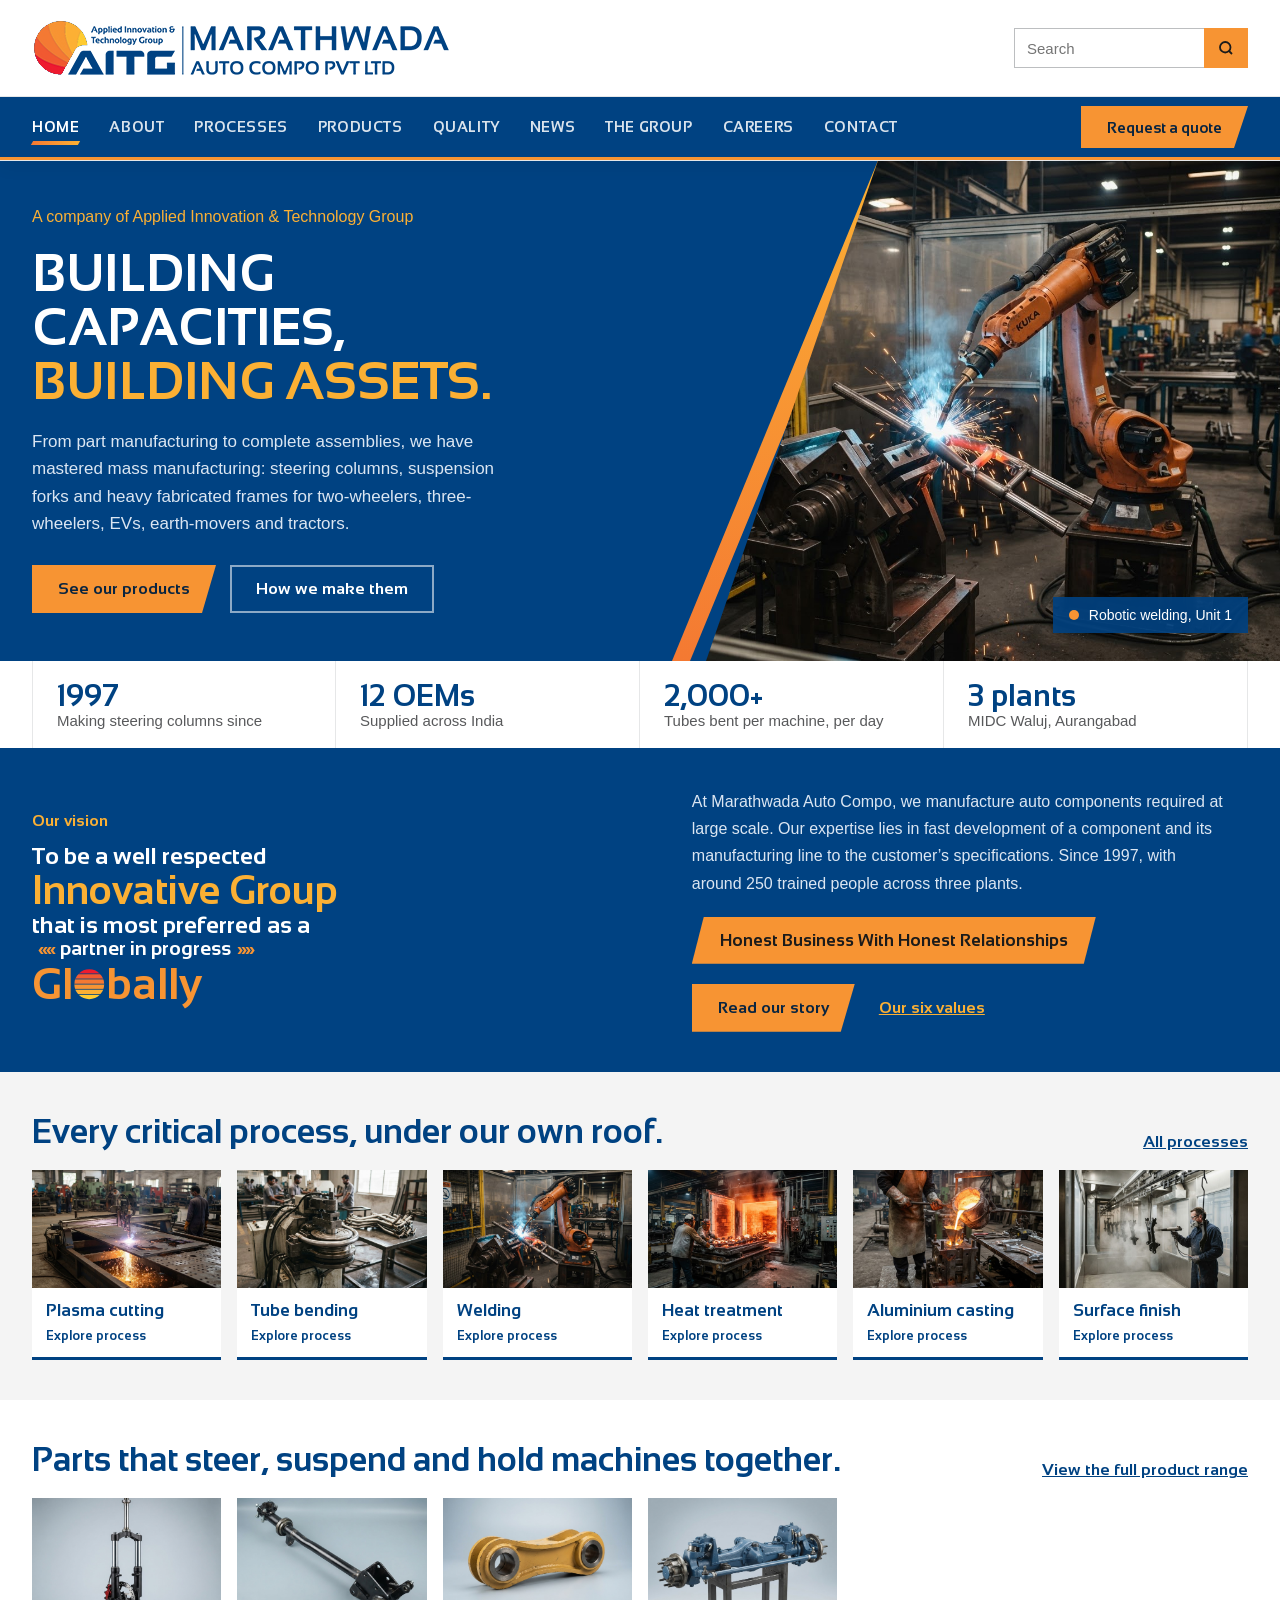
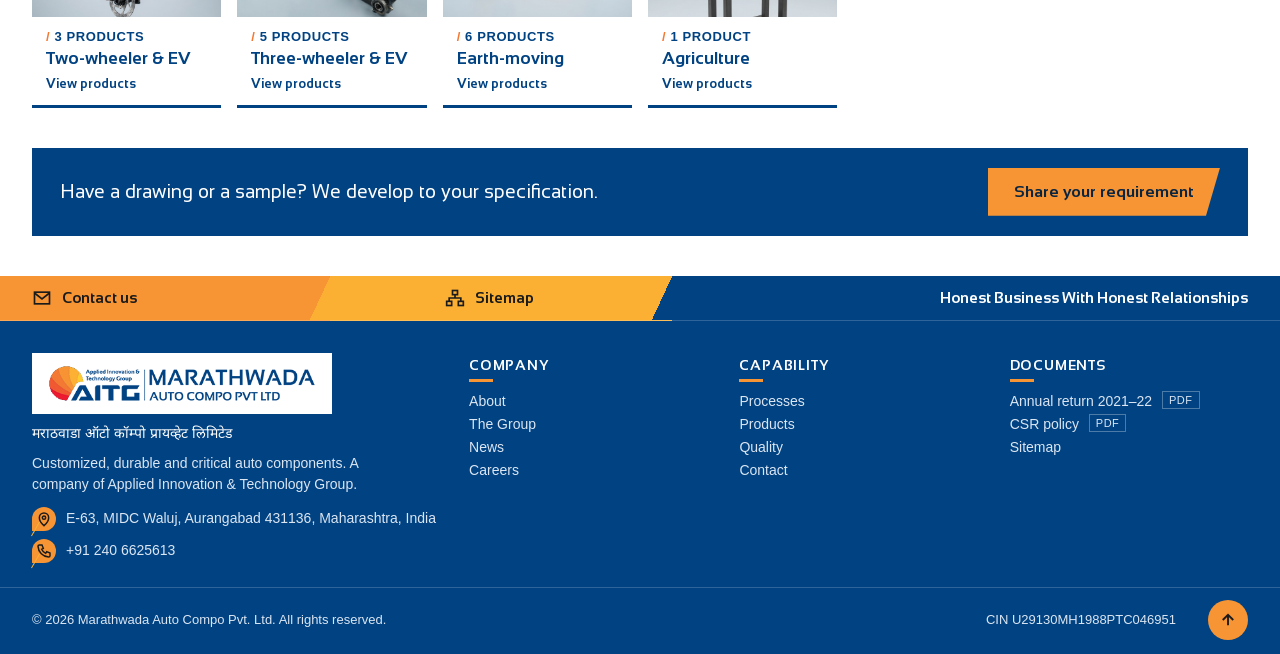
<file: index.html>
<!doctype html>
<html lang="en">
<head>
<meta charset="utf-8">
<meta name="viewport" content="width=device-width, initial-scale=1">
<title>Marathwada Auto Compo Pvt. Ltd. | Critical auto components, Aurangabad</title>
<meta name="description" content="MACPL develops and manufactures safety-critical auto components — steering columns, suspension forks and fabricated frames — for 2W, 3W, EV, earth-moving and agricultural OEMs. MIDC Waluj, Aurangabad.">
<meta name="theme-color" content="#ffffff">
<meta property="og:title" content="Marathwada Auto Compo Pvt. Ltd.">
<meta property="og:description" content="Critical components, built to carry the load. A company of Applied Innovation &amp; Technology Group.">
<meta property="og:type" content="website">
<link rel="icon" type="image/png" href="assets/images/favicon.png">
<link rel="preload" href="assets/fonts/sansation-latin-700.woff2" as="font" type="font/woff2" crossorigin>
<link rel="preconnect" href="https://fonts.googleapis.com">
<link rel="preconnect" href="https://fonts.gstatic.com" crossorigin>
<link rel="stylesheet" href="https://fonts.googleapis.com/css2?family=Noto+Sans+Devanagari:wght@400;600&amp;display=swap">
<link rel="stylesheet" href="assets/css/style.css">
<script type="application/ld+json">
{"@context":"https://schema.org","@type":"Organization","name":"Marathwada Auto Compo Pvt. Ltd.","alternateName":"MACPL","url":"https://www.macpl-aitg.co/","telephone":"+91-240-6625613","parentOrganization":{"@type":"Organization","name":"Applied Innovation & Technology Group"},"address":{"@type":"PostalAddress","streetAddress":"E-63, MIDC Waluj","addressLocality":"Aurangabad","postalCode":"431136","addressRegion":"Maharashtra","addressCountry":"IN"}}
</script>
</head>
<body>
<a class="skip" href="#main">Skip to content</a>

<header class="site-header">
  <div class="masthead">
    <div class="wrap">
      <a class="brand" href="index.html">
        <!-- AITG–MACPL logo, white-background version (macpl-logo-white.png, made from macpl-logo.png). Replace with the master artwork (SVG) from the brand custodian; never redraw it (manual p.12) -->
        <img class="brand-logo" src="assets/images/macpl-logo-white.png" width="419" height="58" alt="AITG Marathwada Auto Compo Pvt Ltd, home">
      </a>
      <form class="search" action="search.html" role="search"><label class="sr" for="q">Search the site</label><input id="q" name="q" type="search" placeholder="Search"><button type="submit" aria-label="Search"><svg width="18" height="18" viewBox="0 0 24 24" fill="none" stroke="currentColor" stroke-width="2.4" aria-hidden="true"><circle cx="11" cy="11" r="7"/><path d="m20 20-4-4"/></svg></button></form>
      <button class="menu-btn" aria-label="Open menu" aria-expanded="false" aria-controls="site-nav">
        <svg width="26" height="26" viewBox="0 0 24 24" fill="none" stroke="currentColor" stroke-width="2" aria-hidden="true"><path d="M3 6h18M3 12h18M3 18h18"/></svg>
      </button>
    </div>
  </div>
  <div class="navbar">
    <div class="wrap">
    <nav id="site-nav" class="nav" aria-label="Main">
      <a class="navlink" href="index.html" aria-current="page">Home</a>
      <a class="navlink" href="about.html">About</a>
      <a class="navlink" href="processes.html">Processes</a>
      <a class="navlink" href="products.html">Products</a>
      <a class="navlink" href="quality.html">Quality</a>
      <a class="navlink" href="news.html">News</a>
      <a class="navlink" href="group.html">The Group</a>
      <a class="navlink" href="careers.html">Careers</a>
      <a class="navlink" href="contact.html">Contact</a>
      <a class="btn btn-sun nav-cta" href="contact.html">Request a quote</a>
      <form class="search" action="search.html" role="search"><label class="sr" for="q-m">Search the site</label><input id="q-m" name="q" type="search" placeholder="Search"><button type="submit" aria-label="Search"><svg width="18" height="18" viewBox="0 0 24 24" fill="none" stroke="currentColor" stroke-width="2.4" aria-hidden="true"><circle cx="11" cy="11" r="7"/><path d="m20 20-4-4"/></svg></button></form>
    </nav>
    </div>
  </div>
</header>

<main id="main">

<section class="hero">
  <div class="wrap hero-grid">
    <div class="hero-text">
      <p class="hero-kicker">A company of Applied Innovation &amp; Technology Group</p>
      <h1>Building capacities, <em>building assets.</em></h1>
      <p class="sub">From part manufacturing to complete assemblies, we have mastered mass manufacturing: steering columns, suspension forks and heavy fabricated frames for two-wheelers, three-wheelers, EVs, earth-movers and tractors.</p>
      <div class="hero-ctas">
        <a class="btn btn-sun" href="products.html">See our products</a>
        <a class="btn btn-line" href="processes.html">How we make them</a>
      </div>
    </div>
    <figure class="hero-media">
      <!-- Stand-in photo: replace with a real MACPL shop-floor photo -->
      <img src="assets/images/photos/processes/welding.jpg" width="1200" height="896" alt="Robotic welding cell joining a steel frame">
      <figcaption>Robotic welding, Unit 1</figcaption>
    </figure>
  </div>
  <div class="facts">
    <div class="wrap">
      <div class="fact"><b>1997</b><span>Making steering columns since</span></div>
      <div class="fact"><b>12 OEMs</b><span>Supplied across India</span></div>
      <div class="fact"><b>2,000+</b><span>Tubes bent per machine, per day</span></div>
      <div class="fact"><b>3 plants</b><span>MIDC Waluj, Aurangabad</span></div>
    </div>
  </div>
</section>

<section class="sec-tight dark" aria-labelledby="h-vision">
  <div class="wrap vision-row">
    <div>
      <h2 id="h-vision" class="eyebrow">Our vision</h2>
      <p class="vision sm">
        <span class="va">To be a well respected</span>
        <span class="vb">Innovative Group</span>
        <span class="va">that is most preferred as a</span>
        <span class="vc"><i aria-hidden="true">‹‹‹‹</i>partner in progress<i aria-hidden="true">››››</i></span>
        <span class="vd"><span aria-hidden="true">Gl<svg class="globe" viewBox="0 0 24 24"><defs><clipPath id="globe-a"><circle cx="12" cy="12" r="11"/></clipPath></defs><g clip-path="url(#globe-a)"><rect width="24" height="4" fill="#ED1B2F"/><rect y="4.6" width="24" height="3.2" fill="#F15A31"/><rect y="8.4" width="24" height="3.2" fill="#F47932"/><rect y="12.2" width="24" height="3.2" fill="#F79433"/><rect y="16" width="24" height="3.2" fill="#FBB034"/><rect y="19.8" width="24" height="4.2" fill="#FFCC32"/></g></svg>bally</span><span class="sr">Globally</span></span>
      </p>
    </div>
    <div class="vision-side">
      <p class="lead">At Marathwada Auto Compo, we manufacture auto components required at large scale. Our expertise lies in fast development of a component and its manufacturing line to the customer’s specifications. Since 1997, with around 250 trained people across three plants.</p>
      <p class="tagline-band">Honest Business With Honest Relationships</p>
      <p class="links"><a class="btn btn-sun" href="about.html">Read our story</a><a class="sec-link" href="about.html">Our six values</a></p>
    </div>
  </div>
</section>

<section class="sec-tight bg-soft">
  <div class="wrap">
    <div class="sec-top">
      <h2 class="sec-h">Every critical process, under our own roof.</h2>
      <a class="sec-link" href="processes.html">All processes</a>
    </div>
    <div id="proc-cards" class="cards compact"></div>
  </div>
</section>

<section class="sec-tight">
  <div class="wrap">
    <div class="sec-top">
      <h2 class="sec-h">Parts that steer, suspend and hold machines together.</h2>
      <a class="sec-link" href="products.html">View the full product range</a>
    </div>
    <div id="segment-cards" class="cards compact"></div>
    <div class="cta-band">
      <p>Have a drawing or a sample? We develop to your specification.</p>
      <a class="btn btn-sun" href="contact.html">Share your requirement</a>
    </div>
  </div>
</section>

</main>

<footer class="site-footer">
  <div class="foot-strip">
    <div class="wrap">
      <a class="fs-contact" href="contact.html"><svg width="20" height="20" viewBox="0 0 24 24" fill="none" stroke="currentColor" stroke-width="2" aria-hidden="true"><rect x="3" y="5" width="18" height="14"/><path d="m3 6 9 7 9-7"/></svg>Contact us</a>
      <a class="fs-map" href="sitemap.html"><svg width="20" height="20" viewBox="0 0 24 24" fill="none" stroke="currentColor" stroke-width="2" aria-hidden="true"><rect x="9" y="3" width="6" height="5"/><rect x="2" y="16" width="6" height="5"/><rect x="16" y="16" width="6" height="5"/><path d="M12 8v4M5 16v-4h14v4"/></svg>Sitemap</a>
      <p class="fs-tag">Honest Business With Honest Relationships</p>
      <!-- "Follow us on" (manual p.35): add official social profile links here once confirmed -->
    </div>
  </div>
  <div class="wrap foot">
    <div class="foot-about">
      <a class="brand" href="index.html">
        <img class="brand-logo" src="assets/images/macpl-logo-white.png" width="419" height="58" alt="AITG Marathwada Auto Compo Pvt Ltd, home">
      </a>
      <p class="mr" lang="mr">मराठवाडा ऑटो कॉम्पो प्रायव्हेट लिमिटेड</p>
      <p>Customized, durable and critical auto components. A company of Applied Innovation &amp; Technology Group.</p>
      <ul class="foot-contact">
        <li><span class="ico"><svg width="16" height="16" viewBox="0 0 24 24" fill="none" stroke="currentColor" stroke-width="2.2" aria-hidden="true"><path d="M12 22s7-6.2 7-12a7 7 0 1 0-14 0c0 5.8 7 12 7 12z"/><circle cx="12" cy="10" r="2.5"/></svg></span><span>E-63, MIDC Waluj, Aurangabad 431136, Maharashtra, India</span></li>
        <li><span class="ico"><svg width="16" height="16" viewBox="0 0 24 24" fill="none" stroke="currentColor" stroke-width="2.2" aria-hidden="true"><path d="M5 3h4l2 5-2.5 1.5a11 11 0 0 0 6 6L16 13l5 2v4a2 2 0 0 1-2 2A17 17 0 0 1 3 5a2 2 0 0 1 2-2z"/></svg></span><span><a href="tel:+912406625613">+91 240 6625613</a></span></li>
      </ul>
    </div>
    <div class="col"><h2>Company</h2><a href="about.html">About</a><a href="group.html">The Group</a><a href="news.html">News</a><a href="careers.html">Careers</a></div>
    <div class="col"><h2>Capability</h2><a href="processes.html">Processes</a><a href="products.html">Products</a><a href="quality.html">Quality</a><a href="contact.html">Contact</a></div>
    <div class="col"><h2>Documents</h2><a href="https://www.macpl-aitg.co/images/financials/MACPL-Annual-Return-2021-2022.pdf">Annual return 2021–22 <em>PDF</em></a><a href="https://www.macpl-aitg.co/images/financials/MACPL-CSR-Policy-2022.pdf">CSR policy <em>PDF</em></a><a href="sitemap.html">Sitemap</a></div>
  </div>
  <div class="wrap legal">
    <span>© <span id="year">2026</span> Marathwada Auto Compo Pvt. Ltd. All rights reserved.</span>
    <span>CIN U29130MH1988PTC046951</span>
    <button class="to-top" type="button" aria-label="Back to top" title="Back to top"><svg width="18" height="18" viewBox="0 0 24 24" fill="none" stroke="currentColor" stroke-width="2.5" aria-hidden="true"><path d="M12 19V5M5 12l7-7 7 7"/></svg></button>
  </div>
</footer>

<script src="assets/js/main.js" defer></script>
</body>
</html>
</file>
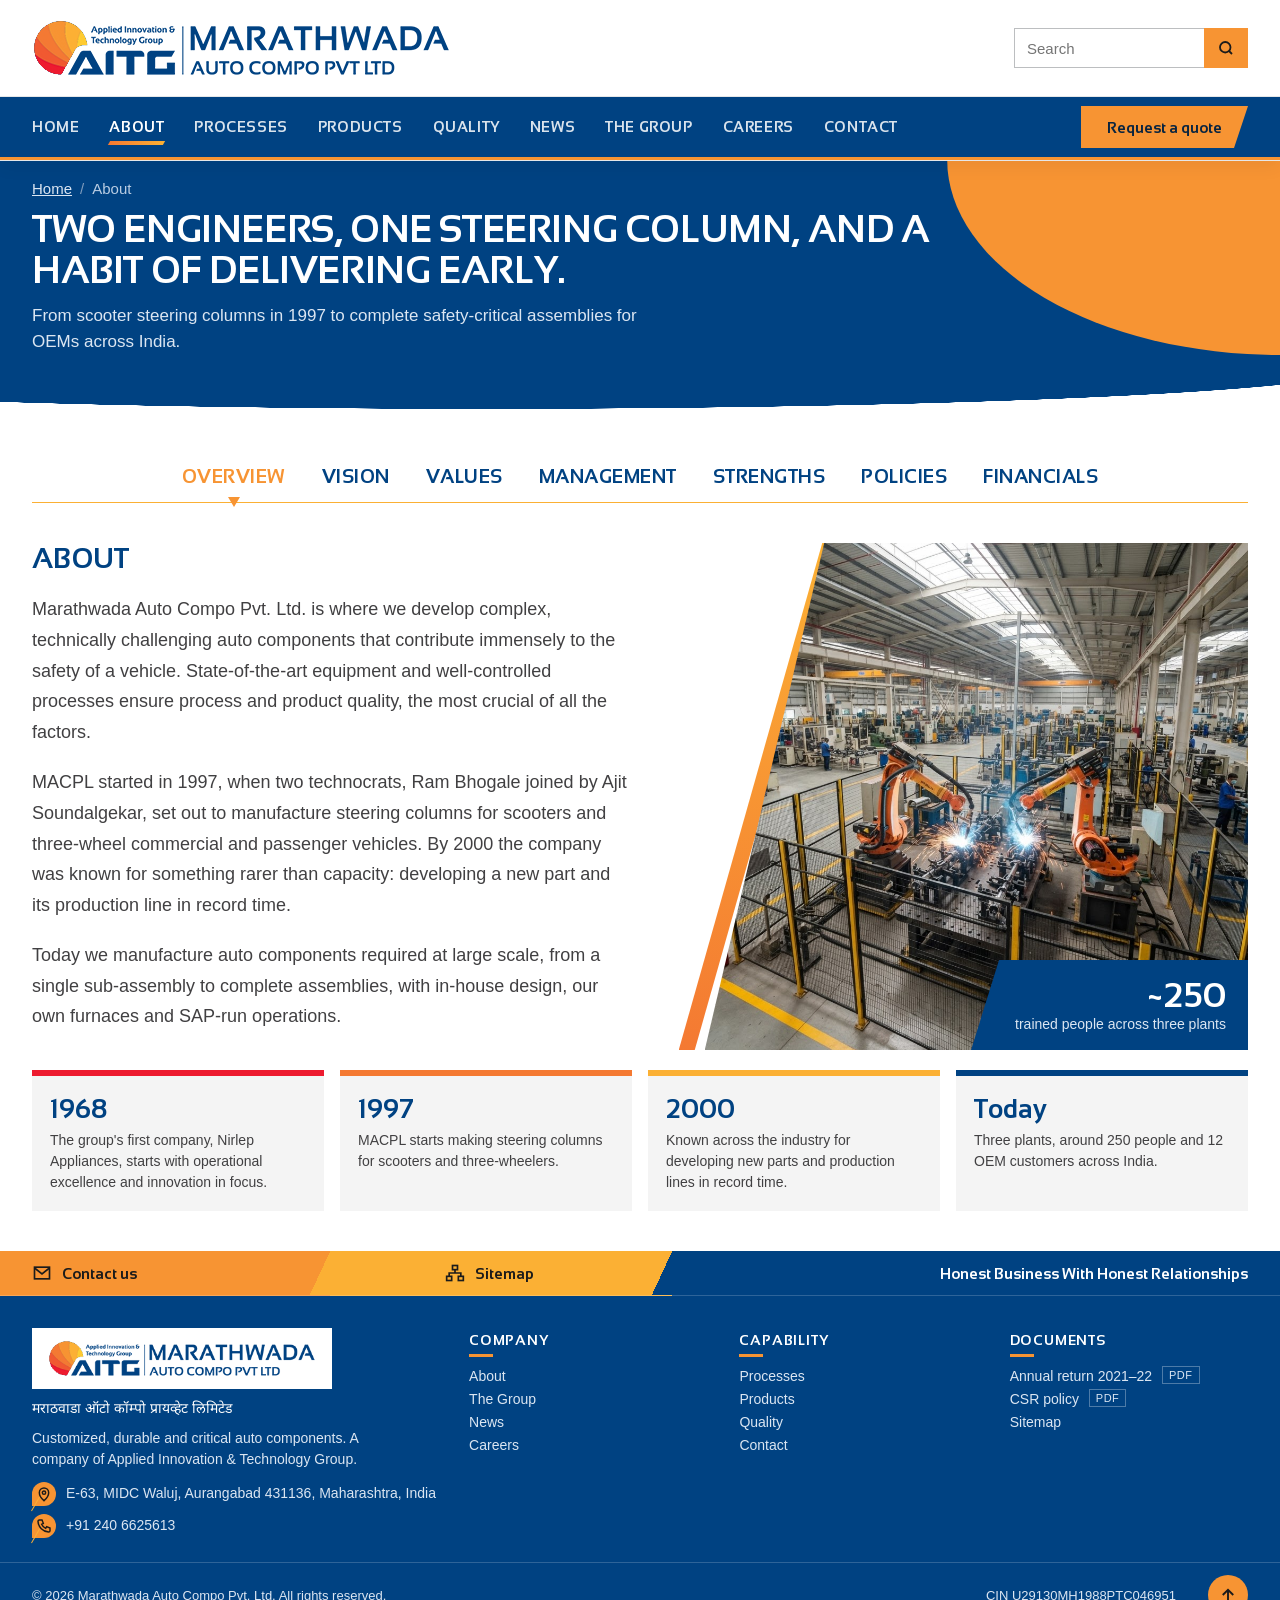
<file: about.html>
<!doctype html>
<html lang="en">
<head>
<meta charset="utf-8">
<meta name="viewport" content="width=device-width, initial-scale=1">
<title>About MACPL | Vision, values, management and strengths</title>
<meta name="description" content="Marathwada Auto Compo develops complex, safety-critical auto components. Founded in 1997 by Ram Bhogale and Ajit Soundalgekar. Our vision, values, management, strengths and financials.">
<meta name="theme-color" content="#ffffff">
<link rel="icon" type="image/png" href="assets/images/favicon.png">
<link rel="preload" href="assets/fonts/sansation-latin-700.woff2" as="font" type="font/woff2" crossorigin>
<link rel="preconnect" href="https://fonts.googleapis.com">
<link rel="preconnect" href="https://fonts.gstatic.com" crossorigin>
<link rel="stylesheet" href="https://fonts.googleapis.com/css2?family=Noto+Sans+Devanagari:wght@400;600&amp;display=swap">
<link rel="stylesheet" href="assets/css/style.css">
</head>
<body>
<a class="skip" href="#main">Skip to content</a>

<header class="site-header">
  <div class="masthead">
    <div class="wrap">
      <a class="brand" href="index.html">
        <!-- AITG–MACPL logo, white-background version (macpl-logo-white.png, made from macpl-logo.png). Replace with the master artwork (SVG) from the brand custodian; never redraw it (manual p.12) -->
        <img class="brand-logo" src="assets/images/macpl-logo-white.png" width="419" height="58" alt="AITG Marathwada Auto Compo Pvt Ltd, home">
      </a>
      <form class="search" action="search.html" role="search"><label class="sr" for="q">Search the site</label><input id="q" name="q" type="search" placeholder="Search"><button type="submit" aria-label="Search"><svg width="18" height="18" viewBox="0 0 24 24" fill="none" stroke="currentColor" stroke-width="2.4" aria-hidden="true"><circle cx="11" cy="11" r="7"/><path d="m20 20-4-4"/></svg></button></form>
      <button class="menu-btn" aria-label="Open menu" aria-expanded="false" aria-controls="site-nav">
        <svg width="26" height="26" viewBox="0 0 24 24" fill="none" stroke="currentColor" stroke-width="2" aria-hidden="true"><path d="M3 6h18M3 12h18M3 18h18"/></svg>
      </button>
    </div>
  </div>
  <div class="navbar">
    <div class="wrap">
    <nav id="site-nav" class="nav" aria-label="Main">
      <a class="navlink" href="index.html">Home</a>
      <a class="navlink" href="about.html" aria-current="page">About</a>
      <a class="navlink" href="processes.html">Processes</a>
      <a class="navlink" href="products.html">Products</a>
      <a class="navlink" href="quality.html">Quality</a>
      <a class="navlink" href="news.html">News</a>
      <a class="navlink" href="group.html">The Group</a>
      <a class="navlink" href="careers.html">Careers</a>
      <a class="navlink" href="contact.html">Contact</a>
      <a class="btn btn-sun nav-cta" href="contact.html">Request a quote</a>
      <form class="search" action="search.html" role="search"><label class="sr" for="q-m">Search the site</label><input id="q-m" name="q" type="search" placeholder="Search"><button type="submit" aria-label="Search"><svg width="18" height="18" viewBox="0 0 24 24" fill="none" stroke="currentColor" stroke-width="2.4" aria-hidden="true"><circle cx="11" cy="11" r="7"/><path d="m20 20-4-4"/></svg></button></form>
    </nav>
    </div>
  </div>
</header>

<main id="main">

<section class="page-hero">
  <div class="wrap">
    <nav class="crumbs" aria-label="Breadcrumb"><ol><li><a href="index.html">Home</a></li><li aria-current="page">About</li></ol></nav>
    <h1>Two engineers, one steering column, and a habit of delivering early.</h1>
    <p class="sub">From scooter steering columns in 1997 to complete safety-critical assemblies for OEMs across India.</p>
  </div>
</section>

<section class="sec-tight">
  <div class="wrap subnav-layout">
    <div class="tabbar" role="tablist" aria-label="About MACPL">
      <button class="tab" type="button" role="tab" data-tab="overview">Overview</button>
      <button class="tab" type="button" role="tab" data-tab="vision">Vision</button>
      <button class="tab" type="button" role="tab" data-tab="values">Values</button>
      <button class="tab" type="button" role="tab" data-tab="management">Management</button>
      <button class="tab" type="button" role="tab" data-tab="strengths">Strengths</button>
      <button class="tab" type="button" role="tab" data-tab="policies">Policies</button>
      <button class="tab" type="button" role="tab" data-tab="financials">Financials</button>
    </div>

    <div class="subnav-body tabbed">
      <section data-tab="overview" aria-labelledby="h-overview">
        <div class="overview">
        <div>
        <h2 id="h-overview" class="sec-h">About</h2>
        <p class="lead">Marathwada Auto Compo Pvt. Ltd. is where we develop complex, technically challenging auto components that contribute immensely to the safety of a vehicle. State-of-the-art equipment and well-controlled processes ensure process and product quality, the most crucial of all the factors.</p>
        <p class="lead">MACPL started in 1997, when two technocrats, Ram Bhogale joined by Ajit Soundalgekar, set out to manufacture steering columns for scooters and three-wheel commercial and passenger vehicles. By 2000 the company was known for something rarer than capacity: developing a new part and its production line in record time.</p>
        <p class="lead">Today we manufacture auto components required at large scale, from a single sub-assembly to complete assemblies, with in-house design, our own furnaces and SAP-run operations.</p>
        </div>
        <figure class="overview-media">
          <!-- Stand-in photo: replace with a real MACPL shop-floor photo -->
          <img src="assets/images/photos/sections/shop-floor.jpg" alt="Robotic welding cells on the Unit 1 shop floor" loading="lazy">
          <figcaption><b>~250</b><span>trained people across three plants</span></figcaption>
        </figure>
        </div>
        <div class="milestones">
          <div class="milestone" style="border-top-color:#ED1B2F"><b>1968</b><p>The group's first company, Nirlep Appliances, starts with operational excellence and innovation in focus.</p></div>
          <div class="milestone" style="border-top-color:#F47932"><b>1997</b><p>MACPL starts making steering columns for scooters and three-wheelers.</p></div>
          <div class="milestone" style="border-top-color:#FBB034"><b>2000</b><p>Known across the industry for developing new parts and production lines in record time.</p></div>
          <div class="milestone" style="border-top-color:#004282"><b>Today</b><p>Three plants, around 250 people and 12 OEM customers across India.</p></div>
        </div>
      </section>

      <section data-tab="vision" aria-labelledby="h-vision">
        <h2 id="h-vision" class="sec-h">Vision</h2>
        <p class="lead">Our vision helps us remember where we aim to go as a group, and channel our collective energies to get there.</p>
        <div class="vision-panel">
          <p class="vision">
            <span class="va">To be a well respected</span>
            <span class="vb">Innovative Group</span>
            <span class="va">that is most preferred as a</span>
            <span class="vc"><i aria-hidden="true">‹‹‹‹</i>partner in progress<i aria-hidden="true">››››</i></span>
            <span class="vd"><span aria-hidden="true">Gl<svg class="globe" viewBox="0 0 24 24"><defs><clipPath id="globe-a"><circle cx="12" cy="12" r="11"/></clipPath></defs><g clip-path="url(#globe-a)"><rect width="24" height="4" fill="#ED1B2F"/><rect y="4.6" width="24" height="3.2" fill="#F15A31"/><rect y="8.4" width="24" height="3.2" fill="#F47932"/><rect y="12.2" width="24" height="3.2" fill="#F79433"/><rect y="16" width="24" height="3.2" fill="#FBB034"/><rect y="19.8" width="24" height="4.2" fill="#FFCC32"/></g></svg>bally</span><span class="sr">Globally</span></span>
          </p>
        </div>
      </section>

      <section data-tab="values" aria-labelledby="h-values">
        <h2 id="h-values" class="sec-h">Values</h2>
        <p class="lead">The six shaded sections of our rising sun, each a different golden hue, stand for the six values every company of the group holds in common.</p>
        <ul class="values">
          <li class="v1"><span class="num">01</span>
            <b class="wm"><span class="sr">Integrity</span><span aria-hidden="true">iNTEGRITY</span></b>
            <ul><li>We understand integrity as “Say what you believe and do what you say”.</li><li>Integrity of people working with the group companies will be of the highest order.</li><li>We will respect the integrity of others as much as we value our own.</li></ul></li>
          <li class="v2"><span class="num">02</span>
            <b class="wm"><span class="sr">Commitment</span><span aria-hidden="true">[COMMITMENT]</span></b>
            <ul><li>For us, commitment is complete devotion to work and responsibility.</li><li>Our commitment will shine through every action and interaction, making us the most reliable partners.</li></ul></li>
          <li class="v3"><span class="num">03</span>
            <b class="wm"><span class="sr">Compassion</span><span aria-hidden="true">COMPASS<span class="mk mk-top">I<svg viewBox="0 0 24 22"><path d="M12 21 2.6 11.6A5.6 5.6 0 0 1 12 4.4a5.6 5.6 0 0 1 9.4 7.2Z" fill="currentColor"/></svg></span>ON</span></b>
            <ul><li>Compassion is the kind concern for all human beings.</li><li>People, our biggest assets, will always be valued and respected.</li><li>Irrespective of capability, gender or class, we shall respect every human for who they are.</li></ul></li>
          <li class="v4"><span class="num">04</span>
            <b class="wm"><span class="sr">Passion</span><span aria-hidden="true">PASS<span class="mk mk-top">I<svg viewBox="0 0 24 24"><path d="M12 1c1 4.5 7 6.5 7 13a7 7 0 0 1-14 0c0-3.5 2-5.6 3.4-6.8 0 2.4 1.2 3.6 2.4 3.6C10.8 6.5 12 4.5 12 1z" fill="currentColor"/></svg></span>ON</span></b>
            <ul><li>Passion for us is the intense desire that urges us to do more than expected.</li><li>Through our passion and enthusiasm, we will always strive to do things beyond the ordinary.</li><li>All our endeavours will lead to sustainable overall growth.</li></ul></li>
          <li class="v5"><span class="num">05</span>
            <b class="wm"><span class="sr">Innovation</span><span aria-hidden="true">INN<span class="mk mk-under">O<svg viewBox="0 0 24 12"><rect x="4" y="0" width="16" height="2.6" rx="1.3" fill="currentColor"/><rect x="6" y="4.4" width="12" height="2.6" rx="1.3" fill="currentColor"/><rect x="8.5" y="8.8" width="7" height="2.6" rx="1.3" fill="currentColor"/></svg></span>VATION</span></b>
            <ul><li>Innovation is the spirit of generating and exploring novel ideas.</li><li>We will be fearless in our pursuit of the new and unknown.</li><li>We will build a culture of experimentation at all levels, leading to applied innovation.</li></ul></li>
          <li class="v6"><span class="num">06</span>
            <b class="wm"><span class="sr">Proud of roots</span><span aria-hidden="true">PR<span class="mk mk-star"><svg viewBox="0 0 24 24"><circle cx="12" cy="12" r="10.2" fill="none" stroke="currentColor" stroke-width="3"/><path d="m12 6.2 1.7 3.9 4.2.4-3.2 2.8.9 4.1L12 15.3l-3.6 2.1.9-4.1-3.2-2.8 4.2-.4z" fill="currentColor"/></svg></span>UD OF ROOTS</span></b>
            <ul><li>We are proud of who we are and where we belong: our ethnicity, culture and legacy.</li><li>We will always track global trends to understand and predict change.</li><li>With our feet firmly on the ground and our values intact, we will adapt as changing times require.</li></ul></li>
        </ul>
      </section>

      <section data-tab="management" aria-labelledby="h-management">
        <h2 id="h-management" class="sec-h">Management</h2>
        <div class="people">
          <div class="person">
            <div class="ph avatar" role="img" aria-label="Portrait of Ram Bhogale (placeholder)"></div>
            <h3>Ram Bhogale</h3><p class="role">Chairman</p>
            <p class="bio">Mechanical engineer with 38 years in business. Twice elected President of the Maharashtra Chamber of Commerce, Industry and Agriculture.</p>
          </div>
          <div class="person">
            <div class="ph avatar" role="img" aria-label="Portrait of Ajit Soundalgekar (placeholder)"></div>
            <h3>Ajit Soundalgekar</h3><p class="role">Managing Director</p>
            <p class="bio">Mechanical engineer with over 33 years in tool and die design and auto-component manufacturing. Leads development of our most complex parts.</p>
          </div>
          <div class="plant">
            <h3>Plant leadership</h3>
            <ul>
              <li>Anant Adhav, Plant Head, Unit 1</li>
              <li>Vivek Deshpande, Plant Head, Unit 2</li>
              <li>Avinash Kude, Plant Head, Unit 3</li>
            </ul>
          </div>
        </div>
      </section>

      <section data-tab="strengths" aria-labelledby="h-strengths">
        <h2 id="h-strengths" class="sec-h">Strengths</h2>
        <p class="lead">Our expertise lies in fast development of a component and its manufacturing line to the customer's specifications and requirements.</p>
        <ul class="strengths">
          <li><b>Fast development</b><span>A new part and its production line, developed in record time to the customer's specification.</span></li>
          <li><b>Mass manufacturing</b><span>From part manufacturing to complete assemblies, at the volumes OEMs need.</span></li>
          <li><b>In-house design</b><span>Fixtures, tooling and furnaces designed by our own engineers.</span></li>
          <li><b>Robotic cells</b><span>Robotic welding and a robotic hot tube-bending cell. Each bending line runs 2,000+ parts a day.</span></li>
          <li><b>In-house alloy</b><span>Aluminium alloy made in-house for gravity die casting, cutting material cost substantially.</span></li>
          <li><b>TPM for over a decade</b><span>Measured every day on product, quality, cost, delivery, safety and morale.</span></li>
          <li><b>SAP-enabled operations</b><span>One flow of information from order to dispatch.</span></li>
          <li><b>USD 10 million in assets</b><span>Invested in fixed plant and machinery across three units in MIDC Waluj.</span></li>
        </ul>
      </section>

      <section data-tab="policies" aria-labelledby="h-policies">
        <h2 id="h-policies" class="sec-h">Policies</h2>
        <p class="lead">“We strive for customer satisfaction through consistency in product quality, using equipment and processes capable of delivering the required productivity.”</p>
        <p class="lead">We are committed to customer satisfaction, conserving the environment, occupational health and safety, and legal compliance, and we are ISO 9001, ISO 14001 and OHSAS 18001 certified.</p>
        <a class="sec-link" href="quality.html">Read our integrated management policy</a>
      </section>

      <section data-tab="financials" aria-labelledby="h-financials">
        <h2 id="h-financials" class="sec-h">Financials</h2>
        <ul class="doc-list">
          <li><a href="https://www.macpl-aitg.co/images/financials/MACPL-Annual-Return-2021-2022.pdf">Annual return 2021–22 <em>PDF</em></a></li>
          <li><a href="https://www.macpl-aitg.co/images/financials/MACPL-CSR-Policy-2022.pdf">CSR policy <em>PDF</em></a></li>
        </ul>
      </section>
    </div>
  </div>
</section>

</main>

<footer class="site-footer">
  <div class="foot-strip">
    <div class="wrap">
      <a class="fs-contact" href="contact.html"><svg width="20" height="20" viewBox="0 0 24 24" fill="none" stroke="currentColor" stroke-width="2" aria-hidden="true"><rect x="3" y="5" width="18" height="14"/><path d="m3 6 9 7 9-7"/></svg>Contact us</a>
      <a class="fs-map" href="sitemap.html"><svg width="20" height="20" viewBox="0 0 24 24" fill="none" stroke="currentColor" stroke-width="2" aria-hidden="true"><rect x="9" y="3" width="6" height="5"/><rect x="2" y="16" width="6" height="5"/><rect x="16" y="16" width="6" height="5"/><path d="M12 8v4M5 16v-4h14v4"/></svg>Sitemap</a>
      <p class="fs-tag">Honest Business With Honest Relationships</p>
      <!-- "Follow us on" (manual p.35): add official social profile links here once confirmed -->
    </div>
  </div>
  <div class="wrap foot">
    <div class="foot-about">
      <a class="brand" href="index.html">
        <img class="brand-logo" src="assets/images/macpl-logo-white.png" width="419" height="58" alt="AITG Marathwada Auto Compo Pvt Ltd, home">
      </a>
      <p class="mr" lang="mr">मराठवाडा ऑटो कॉम्पो प्रायव्हेट लिमिटेड</p>
      <p>Customized, durable and critical auto components. A company of Applied Innovation &amp; Technology Group.</p>
      <ul class="foot-contact">
        <li><span class="ico"><svg width="16" height="16" viewBox="0 0 24 24" fill="none" stroke="currentColor" stroke-width="2.2" aria-hidden="true"><path d="M12 22s7-6.2 7-12a7 7 0 1 0-14 0c0 5.8 7 12 7 12z"/><circle cx="12" cy="10" r="2.5"/></svg></span><span>E-63, MIDC Waluj, Aurangabad 431136, Maharashtra, India</span></li>
        <li><span class="ico"><svg width="16" height="16" viewBox="0 0 24 24" fill="none" stroke="currentColor" stroke-width="2.2" aria-hidden="true"><path d="M5 3h4l2 5-2.5 1.5a11 11 0 0 0 6 6L16 13l5 2v4a2 2 0 0 1-2 2A17 17 0 0 1 3 5a2 2 0 0 1 2-2z"/></svg></span><span><a href="tel:+912406625613">+91 240 6625613</a></span></li>
      </ul>
    </div>
    <div class="col"><h2>Company</h2><a href="about.html">About</a><a href="group.html">The Group</a><a href="news.html">News</a><a href="careers.html">Careers</a></div>
    <div class="col"><h2>Capability</h2><a href="processes.html">Processes</a><a href="products.html">Products</a><a href="quality.html">Quality</a><a href="contact.html">Contact</a></div>
    <div class="col"><h2>Documents</h2><a href="https://www.macpl-aitg.co/images/financials/MACPL-Annual-Return-2021-2022.pdf">Annual return 2021–22 <em>PDF</em></a><a href="https://www.macpl-aitg.co/images/financials/MACPL-CSR-Policy-2022.pdf">CSR policy <em>PDF</em></a><a href="sitemap.html">Sitemap</a></div>
  </div>
  <div class="wrap legal">
    <span>© <span id="year">2026</span> Marathwada Auto Compo Pvt. Ltd. All rights reserved.</span>
    <span>CIN U29130MH1988PTC046951</span>
    <button class="to-top" type="button" aria-label="Back to top" title="Back to top"><svg width="18" height="18" viewBox="0 0 24 24" fill="none" stroke="currentColor" stroke-width="2.5" aria-hidden="true"><path d="M12 19V5M5 12l7-7 7 7"/></svg></button>
  </div>
</footer>

<script src="assets/js/main.js" defer></script>
</body>
</html>
</file>
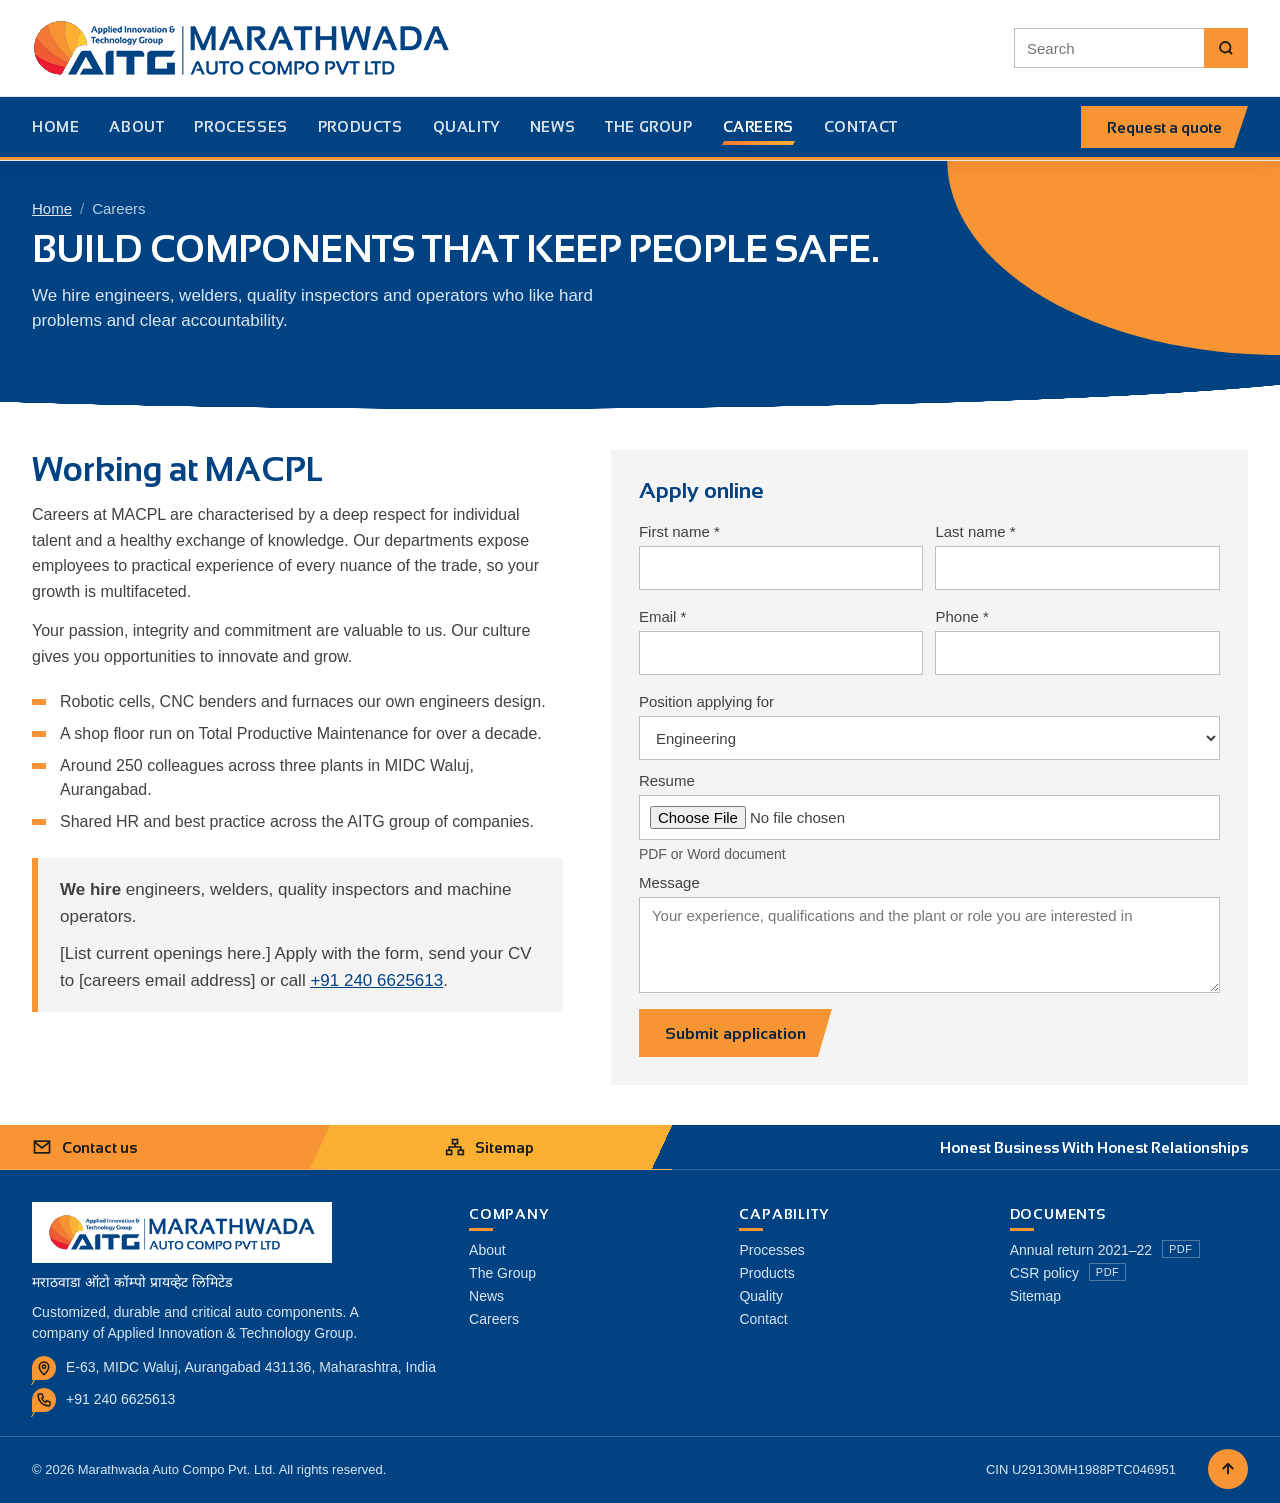
<file: careers.html>
<!doctype html>
<html lang="en">
<head>
<meta charset="utf-8">
<meta name="viewport" content="width=device-width, initial-scale=1">
<title>Careers at MACPL | Engineers, welders, quality inspectors, operators</title>
<meta name="description" content="Working at MACPL: deep respect for individual talent and a healthy exchange of knowledge. Apply online for engineering, welding, quality and operator roles in Aurangabad.">
<meta name="theme-color" content="#ffffff">
<link rel="icon" type="image/png" href="assets/images/favicon.png">
<link rel="preload" href="assets/fonts/sansation-latin-700.woff2" as="font" type="font/woff2" crossorigin>
<link rel="preconnect" href="https://fonts.googleapis.com">
<link rel="preconnect" href="https://fonts.gstatic.com" crossorigin>
<link rel="stylesheet" href="https://fonts.googleapis.com/css2?family=Noto+Sans+Devanagari:wght@400;600&amp;display=swap">
<link rel="stylesheet" href="assets/css/style.css">
</head>
<body>
<a class="skip" href="#main">Skip to content</a>

<header class="site-header">
  <div class="masthead">
    <div class="wrap">
      <a class="brand" href="index.html">
        <!-- AITG–MACPL logo, white-background version (macpl-logo-white.png, made from macpl-logo.png). Replace with the master artwork (SVG) from the brand custodian; never redraw it (manual p.12) -->
        <img class="brand-logo" src="assets/images/macpl-logo-white.png" width="419" height="58" alt="AITG Marathwada Auto Compo Pvt Ltd, home">
      </a>
      <form class="search" action="search.html" role="search"><label class="sr" for="q">Search the site</label><input id="q" name="q" type="search" placeholder="Search"><button type="submit" aria-label="Search"><svg width="18" height="18" viewBox="0 0 24 24" fill="none" stroke="currentColor" stroke-width="2.4" aria-hidden="true"><circle cx="11" cy="11" r="7"/><path d="m20 20-4-4"/></svg></button></form>
      <button class="menu-btn" aria-label="Open menu" aria-expanded="false" aria-controls="site-nav">
        <svg width="26" height="26" viewBox="0 0 24 24" fill="none" stroke="currentColor" stroke-width="2" aria-hidden="true"><path d="M3 6h18M3 12h18M3 18h18"/></svg>
      </button>
    </div>
  </div>
  <div class="navbar">
    <div class="wrap">
    <nav id="site-nav" class="nav" aria-label="Main">
      <a class="navlink" href="index.html">Home</a>
      <a class="navlink" href="about.html">About</a>
      <a class="navlink" href="processes.html">Processes</a>
      <a class="navlink" href="products.html">Products</a>
      <a class="navlink" href="quality.html">Quality</a>
      <a class="navlink" href="news.html">News</a>
      <a class="navlink" href="group.html">The Group</a>
      <a class="navlink" href="careers.html" aria-current="page">Careers</a>
      <a class="navlink" href="contact.html">Contact</a>
      <a class="btn btn-sun nav-cta" href="contact.html">Request a quote</a>
      <form class="search" action="search.html" role="search"><label class="sr" for="q-m">Search the site</label><input id="q-m" name="q" type="search" placeholder="Search"><button type="submit" aria-label="Search"><svg width="18" height="18" viewBox="0 0 24 24" fill="none" stroke="currentColor" stroke-width="2.4" aria-hidden="true"><circle cx="11" cy="11" r="7"/><path d="m20 20-4-4"/></svg></button></form>
    </nav>
    </div>
  </div>
</header>

<main id="main">

<section class="page-hero">
  <div class="wrap">
    <nav class="crumbs" aria-label="Breadcrumb"><ol><li><a href="index.html">Home</a></li><li aria-current="page">Careers</li></ol></nav>
    <h1>Build components that keep people safe.</h1>
    <p class="sub">We hire engineers, welders, quality inspectors and operators who like hard problems and clear accountability.</p>
  </div>
</section>

<section id="apply" class="sec-tight">
  <div class="wrap two-col">
    <div>
      <h2 class="sec-h">Working at MACPL</h2>
      <p class="lead">Careers at MACPL are characterised by a deep respect for individual talent and a healthy exchange of knowledge. Our departments expose employees to practical experience of every nuance of the trade, so your growth is multifaceted.</p>
      <p class="lead">Your passion, integrity and commitment are valuable to us. Our culture gives you opportunities to innovate and grow.</p>
      <ul class="ticks">
        <li>Robotic cells, CNC benders and furnaces our own engineers design.</li>
        <li>A shop floor run on Total Productive Maintenance for over a decade.</li>
        <li>Around 250 colleagues across three plants in MIDC Waluj, Aurangabad.</li>
        <li>Shared HR and best practice across the AITG group of companies.</li>
      </ul>
      <div id="openings" class="notice">
        <p><b>We hire</b> engineers, welders, quality inspectors and machine operators.</p>
        <p>[List current openings here.] Apply with the form, send your CV to [careers email address] or call <a href="tel:+912406625613">+91 240 6625613</a>.</p>
      </div>
    </div>
    <div class="form-box">
      <!-- Add data-endpoint="https://your-form-handler" to send applications (must accept file uploads) -->
      <form id="apply-form" class="js-form" data-sent="apply-sent" novalidate>
        <h3 style="font-size:22px;color:var(--blue);margin-bottom:var(--stack)">Apply online</h3>
        <div class="form-grid">
          <div class="field"><label for="a-first">First name *</label><input id="a-first" name="first_name" type="text" autocomplete="given-name" required aria-describedby="a-first-err"><span id="a-first-err" class="err"></span></div>
          <div class="field"><label for="a-last">Last name *</label><input id="a-last" name="last_name" type="text" autocomplete="family-name" required aria-describedby="a-last-err"><span id="a-last-err" class="err"></span></div>
          <div class="field"><label for="a-mail">Email *</label><input id="a-mail" name="email" type="email" autocomplete="email" required aria-describedby="a-mail-err"><span id="a-mail-err" class="err"></span></div>
          <div class="field"><label for="a-phone">Phone *</label><input id="a-phone" name="phone" type="tel" autocomplete="tel" required aria-describedby="a-phone-err"><span id="a-phone-err" class="err"></span></div>
          <div class="field full"><label for="a-role">Position applying for</label><select id="a-role" name="position"><option>Engineering</option><option>Welding</option><option>Quality inspection</option><option>Machine operator</option><option>Other</option></select></div>
          <div class="field full"><label for="a-cv">Resume</label><input id="a-cv" name="resume" type="file" accept=".pdf,.doc,.docx" aria-describedby="a-cv-hint"><span id="a-cv-hint" class="hint">PDF or Word document</span></div>
          <div class="field full"><label for="a-msg">Message</label><textarea id="a-msg" name="message" rows="4" placeholder="Your experience, qualifications and the plant or role you are interested in"></textarea></div>
        </div>
        <p class="err form-status" role="alert"></p>
        <button class="btn btn-sun" type="submit">Submit application</button>
      </form>
      <div id="apply-sent" class="sent" hidden>
        <div class="hue-bar" style="background:#F79433"></div>
        <h3 tabindex="-1">Application sent</h3>
        <p>Thank you for your interest in MACPL. Our HR team will contact you if your profile matches an opening.</p>
      </div>
    </div>
  </div>
</section>

</main>

<footer class="site-footer">
  <div class="foot-strip">
    <div class="wrap">
      <a class="fs-contact" href="contact.html"><svg width="20" height="20" viewBox="0 0 24 24" fill="none" stroke="currentColor" stroke-width="2" aria-hidden="true"><rect x="3" y="5" width="18" height="14"/><path d="m3 6 9 7 9-7"/></svg>Contact us</a>
      <a class="fs-map" href="sitemap.html"><svg width="20" height="20" viewBox="0 0 24 24" fill="none" stroke="currentColor" stroke-width="2" aria-hidden="true"><rect x="9" y="3" width="6" height="5"/><rect x="2" y="16" width="6" height="5"/><rect x="16" y="16" width="6" height="5"/><path d="M12 8v4M5 16v-4h14v4"/></svg>Sitemap</a>
      <p class="fs-tag">Honest Business With Honest Relationships</p>
      <!-- "Follow us on" (manual p.35): add official social profile links here once confirmed -->
    </div>
  </div>
  <div class="wrap foot">
    <div class="foot-about">
      <a class="brand" href="index.html">
        <img class="brand-logo" src="assets/images/macpl-logo-white.png" width="419" height="58" alt="AITG Marathwada Auto Compo Pvt Ltd, home">
      </a>
      <p class="mr" lang="mr">मराठवाडा ऑटो कॉम्पो प्रायव्हेट लिमिटेड</p>
      <p>Customized, durable and critical auto components. A company of Applied Innovation &amp; Technology Group.</p>
      <ul class="foot-contact">
        <li><span class="ico"><svg width="16" height="16" viewBox="0 0 24 24" fill="none" stroke="currentColor" stroke-width="2.2" aria-hidden="true"><path d="M12 22s7-6.2 7-12a7 7 0 1 0-14 0c0 5.8 7 12 7 12z"/><circle cx="12" cy="10" r="2.5"/></svg></span><span>E-63, MIDC Waluj, Aurangabad 431136, Maharashtra, India</span></li>
        <li><span class="ico"><svg width="16" height="16" viewBox="0 0 24 24" fill="none" stroke="currentColor" stroke-width="2.2" aria-hidden="true"><path d="M5 3h4l2 5-2.5 1.5a11 11 0 0 0 6 6L16 13l5 2v4a2 2 0 0 1-2 2A17 17 0 0 1 3 5a2 2 0 0 1 2-2z"/></svg></span><span><a href="tel:+912406625613">+91 240 6625613</a></span></li>
      </ul>
    </div>
    <div class="col"><h2>Company</h2><a href="about.html">About</a><a href="group.html">The Group</a><a href="news.html">News</a><a href="careers.html">Careers</a></div>
    <div class="col"><h2>Capability</h2><a href="processes.html">Processes</a><a href="products.html">Products</a><a href="quality.html">Quality</a><a href="contact.html">Contact</a></div>
    <div class="col"><h2>Documents</h2><a href="https://www.macpl-aitg.co/images/financials/MACPL-Annual-Return-2021-2022.pdf">Annual return 2021–22 <em>PDF</em></a><a href="https://www.macpl-aitg.co/images/financials/MACPL-CSR-Policy-2022.pdf">CSR policy <em>PDF</em></a><a href="sitemap.html">Sitemap</a></div>
  </div>
  <div class="wrap legal">
    <span>© <span id="year">2026</span> Marathwada Auto Compo Pvt. Ltd. All rights reserved.</span>
    <span>CIN U29130MH1988PTC046951</span>
    <button class="to-top" type="button" aria-label="Back to top" title="Back to top"><svg width="18" height="18" viewBox="0 0 24 24" fill="none" stroke="currentColor" stroke-width="2.5" aria-hidden="true"><path d="M12 19V5M5 12l7-7 7 7"/></svg></button>
  </div>
</footer>

<script src="assets/js/main.js" defer></script>
</body>
</html>
</file>
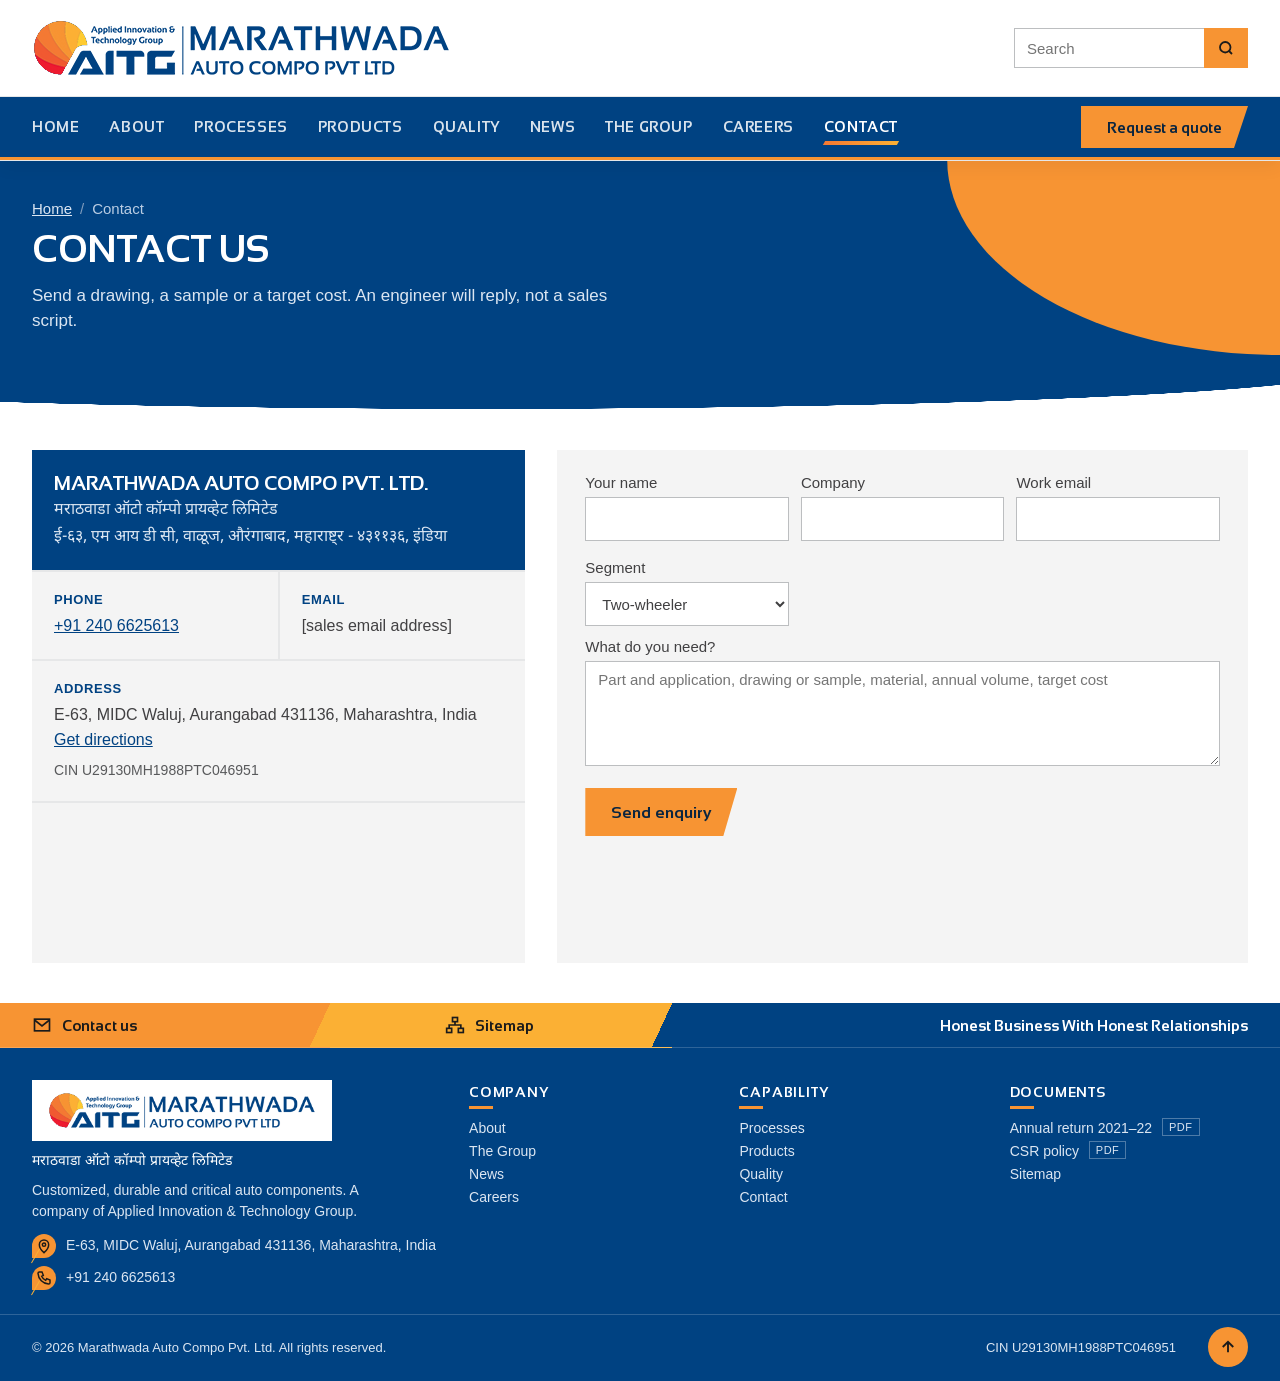
<file: contact.html>
<!doctype html>
<html lang="en">
<head>
<meta charset="utf-8">
<meta name="viewport" content="width=device-width, initial-scale=1">
<title>Contact | Marathwada Auto Compo Pvt. Ltd.</title>
<meta name="description" content="Send MACPL a drawing, a sample or a target cost. E-63, MIDC Waluj, Aurangabad 431136, Maharashtra. Phone +91 240 6625613.">
<meta name="theme-color" content="#ffffff">
<meta property="og:title" content="Contact | Marathwada Auto Compo Pvt. Ltd.">
<meta property="og:description" content="Send MACPL a drawing, a sample or a target cost. E-63, MIDC Waluj, Aurangabad 431136, Maharashtra. Phone +91 240 6625613.">
<meta property="og:type" content="website">
<link rel="icon" type="image/png" href="assets/images/favicon.png">
<link rel="preload" href="assets/fonts/sansation-latin-700.woff2" as="font" type="font/woff2" crossorigin>
<link rel="preconnect" href="https://fonts.googleapis.com">
<link rel="preconnect" href="https://fonts.gstatic.com" crossorigin>
<link rel="stylesheet" href="https://fonts.googleapis.com/css2?family=Noto+Sans+Devanagari:wght@400;600&amp;display=swap">
<link rel="stylesheet" href="assets/css/style.css">
<script type="application/ld+json">
{"@context":"https://schema.org","@type":"Organization","name":"Marathwada Auto Compo Pvt. Ltd.","alternateName":"MACPL","url":"https://www.macpl-aitg.co/","telephone":"+91-240-6625613","parentOrganization":{"@type":"Organization","name":"Applied Innovation & Technology Group"},"address":{"@type":"PostalAddress","streetAddress":"E-63, MIDC Waluj","addressLocality":"Aurangabad","postalCode":"431136","addressRegion":"Maharashtra","addressCountry":"IN"}}
</script>
</head>
<body>
<a class="skip" href="#main">Skip to content</a>

<header class="site-header">
  <div class="masthead">
    <div class="wrap">
      <a class="brand" href="index.html">
        <!-- AITG–MACPL logo, white-background version (macpl-logo-white.png, made from macpl-logo.png). Replace with the master artwork (SVG) from the brand custodian; never redraw it (manual p.12) -->
        <img class="brand-logo" src="assets/images/macpl-logo-white.png" width="419" height="58" alt="AITG Marathwada Auto Compo Pvt Ltd, home">
      </a>
      <form class="search" action="search.html" role="search"><label class="sr" for="q">Search the site</label><input id="q" name="q" type="search" placeholder="Search"><button type="submit" aria-label="Search"><svg width="18" height="18" viewBox="0 0 24 24" fill="none" stroke="currentColor" stroke-width="2.4" aria-hidden="true"><circle cx="11" cy="11" r="7"/><path d="m20 20-4-4"/></svg></button></form>
      <button class="menu-btn" aria-label="Open menu" aria-expanded="false" aria-controls="site-nav">
        <svg width="26" height="26" viewBox="0 0 24 24" fill="none" stroke="currentColor" stroke-width="2" aria-hidden="true"><path d="M3 6h18M3 12h18M3 18h18"/></svg>
      </button>
    </div>
  </div>
  <div class="navbar">
    <div class="wrap">
    <nav id="site-nav" class="nav" aria-label="Main">
      <a class="navlink" href="index.html">Home</a>
      <a class="navlink" href="about.html">About</a>
      <a class="navlink" href="processes.html">Processes</a>
      <a class="navlink" href="products.html">Products</a>
      <a class="navlink" href="quality.html">Quality</a>
      <a class="navlink" href="news.html">News</a>
      <a class="navlink" href="group.html">The Group</a>
      <a class="navlink" href="careers.html">Careers</a>
      <a class="navlink" href="contact.html" aria-current="page">Contact</a>
      <a class="btn btn-sun nav-cta" href="contact.html">Request a quote</a>
      <form class="search" action="search.html" role="search"><label class="sr" for="q-m">Search the site</label><input id="q-m" name="q" type="search" placeholder="Search"><button type="submit" aria-label="Search"><svg width="18" height="18" viewBox="0 0 24 24" fill="none" stroke="currentColor" stroke-width="2.4" aria-hidden="true"><circle cx="11" cy="11" r="7"/><path d="m20 20-4-4"/></svg></button></form>
    </nav>
    </div>
  </div>
</header>

<main id="main">

<section class="page-hero compact">
  <div class="wrap">
    <nav class="crumbs" aria-label="Breadcrumb"><ol><li><a href="index.html">Home</a></li><li aria-current="page">Contact</li></ol></nav>
    <h1>Contact us</h1>
    <p class="sub">Send a drawing, a sample or a target cost. An engineer will reply, not a sales script.</p>
  </div>
</section>

<section class="sec contact-sec">
  <div class="wrap contact-layout">
    <div class="contact-info">
      <div class="contact-name"><h2>Marathwada Auto Compo Pvt. Ltd.</h2><p lang="mr">मराठवाडा ऑटो कॉम्पो प्रायव्हेट लिमिटेड</p><p lang="mr">ई-६३, एम आय डी सी, वाळूज, औरंगाबाद, महाराष्ट्र - ४३११३६, इंडिया</p></div>
      <dl class="contact-tiles">
        <div><dt>Phone</dt><dd><a href="tel:+912406625613">+91 240 6625613</a></dd></div>
        <div><dt>Email</dt><dd>[sales email address]</dd></div>
        <div class="wide"><dt>Address</dt><dd>E-63, MIDC Waluj, Aurangabad 431136, Maharashtra, India <a href="https://www.google.com/maps/search/?api=1&amp;query=E-63+MIDC+Waluj+Aurangabad+431136" target="_blank" rel="noopener">Get directions</a></dd><dd class="cin">CIN U29130MH1988PTC046951</dd></div>
      </dl>
      <iframe class="map" title="Map of E-63, MIDC Waluj, Aurangabad" src="https://www.google.com/maps?q=E-63+MIDC+Waluj+Aurangabad+431136&amp;output=embed" loading="lazy" referrerpolicy="no-referrer-when-downgrade"></iframe>
    </div>
    <div class="form-box">
      <!-- Add data-endpoint="https://your-form-handler" to send submissions -->
      <form id="enquiry" class="js-form" data-sent="sent" novalidate>
        <div class="form-grid">
          <div class="field"><label for="f-name">Your name</label><input id="f-name" name="name" type="text" autocomplete="name" required aria-describedby="f-name-err"><span id="f-name-err" class="err"></span></div>
          <div class="field"><label for="f-co">Company</label><input id="f-co" name="company" type="text" autocomplete="organization"></div>
          <div class="field"><label for="f-mail">Work email</label><input id="f-mail" name="email" type="email" autocomplete="email" required aria-describedby="f-mail-err"><span id="f-mail-err" class="err"></span></div>
          <div class="field"><label for="f-seg">Segment</label><select id="f-seg" name="segment"><option>Two-wheeler</option><option>Three-wheeler / EV</option><option>Earth-moving</option><option>Agriculture</option><option>Other</option></select></div>
          <div class="field full"><label for="f-msg">What do you need?</label><textarea id="f-msg" name="message" rows="5" placeholder="Part and application, drawing or sample, material, annual volume, target cost" required aria-describedby="f-msg-err"></textarea><span id="f-msg-err" class="err"></span></div>
        </div>
        <p class="err form-status" role="alert"></p>
        <button class="btn btn-sun" type="submit">Send enquiry</button>
      </form>
      <div id="sent" class="sent" hidden>
        <div class="hue-bar" style="background:#F79433"></div>
        <h3 tabindex="-1">Enquiry sent</h3>
        <p>Thank you. Our development team will contact you shortly.</p>
        <button class="pill js-again" type="button" style="align-self:flex-start;background:#004282;color:#fff;margin-top:12px">Send another enquiry</button>
      </div>
    </div>
  </div>
</section>

</main>

<footer class="site-footer">
  <div class="foot-strip">
    <div class="wrap">
      <a class="fs-contact" href="contact.html"><svg width="20" height="20" viewBox="0 0 24 24" fill="none" stroke="currentColor" stroke-width="2" aria-hidden="true"><rect x="3" y="5" width="18" height="14"/><path d="m3 6 9 7 9-7"/></svg>Contact us</a>
      <a class="fs-map" href="sitemap.html"><svg width="20" height="20" viewBox="0 0 24 24" fill="none" stroke="currentColor" stroke-width="2" aria-hidden="true"><rect x="9" y="3" width="6" height="5"/><rect x="2" y="16" width="6" height="5"/><rect x="16" y="16" width="6" height="5"/><path d="M12 8v4M5 16v-4h14v4"/></svg>Sitemap</a>
      <p class="fs-tag">Honest Business With Honest Relationships</p>
      <!-- "Follow us on" (manual p.35): add official social profile links here once confirmed -->
    </div>
  </div>
  <div class="wrap foot">
    <div class="foot-about">
      <a class="brand" href="index.html">
        <img class="brand-logo" src="assets/images/macpl-logo-white.png" width="419" height="58" alt="AITG Marathwada Auto Compo Pvt Ltd, home">
      </a>
      <p class="mr" lang="mr">मराठवाडा ऑटो कॉम्पो प्रायव्हेट लिमिटेड</p>
      <p>Customized, durable and critical auto components. A company of Applied Innovation &amp; Technology Group.</p>
      <ul class="foot-contact">
        <li><span class="ico"><svg width="16" height="16" viewBox="0 0 24 24" fill="none" stroke="currentColor" stroke-width="2.2" aria-hidden="true"><path d="M12 22s7-6.2 7-12a7 7 0 1 0-14 0c0 5.8 7 12 7 12z"/><circle cx="12" cy="10" r="2.5"/></svg></span><span>E-63, MIDC Waluj, Aurangabad 431136, Maharashtra, India</span></li>
        <li><span class="ico"><svg width="16" height="16" viewBox="0 0 24 24" fill="none" stroke="currentColor" stroke-width="2.2" aria-hidden="true"><path d="M5 3h4l2 5-2.5 1.5a11 11 0 0 0 6 6L16 13l5 2v4a2 2 0 0 1-2 2A17 17 0 0 1 3 5a2 2 0 0 1 2-2z"/></svg></span><span><a href="tel:+912406625613">+91 240 6625613</a></span></li>
      </ul>
    </div>
    <div class="col"><h2>Company</h2><a href="about.html">About</a><a href="group.html">The Group</a><a href="news.html">News</a><a href="careers.html">Careers</a></div>
    <div class="col"><h2>Capability</h2><a href="processes.html">Processes</a><a href="products.html">Products</a><a href="quality.html">Quality</a><a href="contact.html">Contact</a></div>
    <div class="col"><h2>Documents</h2><a href="https://www.macpl-aitg.co/images/financials/MACPL-Annual-Return-2021-2022.pdf">Annual return 2021–22 <em>PDF</em></a><a href="https://www.macpl-aitg.co/images/financials/MACPL-CSR-Policy-2022.pdf">CSR policy <em>PDF</em></a><a href="sitemap.html">Sitemap</a></div>
  </div>
  <div class="wrap legal">
    <span>© <span id="year">2026</span> Marathwada Auto Compo Pvt. Ltd. All rights reserved.</span>
    <span>CIN U29130MH1988PTC046951</span>
    <button class="to-top" type="button" aria-label="Back to top" title="Back to top"><svg width="18" height="18" viewBox="0 0 24 24" fill="none" stroke="currentColor" stroke-width="2.5" aria-hidden="true"><path d="M12 19V5M5 12l7-7 7 7"/></svg></button>
  </div>
</footer>

<script src="assets/js/main.js" defer></script>
</body>
</html>
</file>
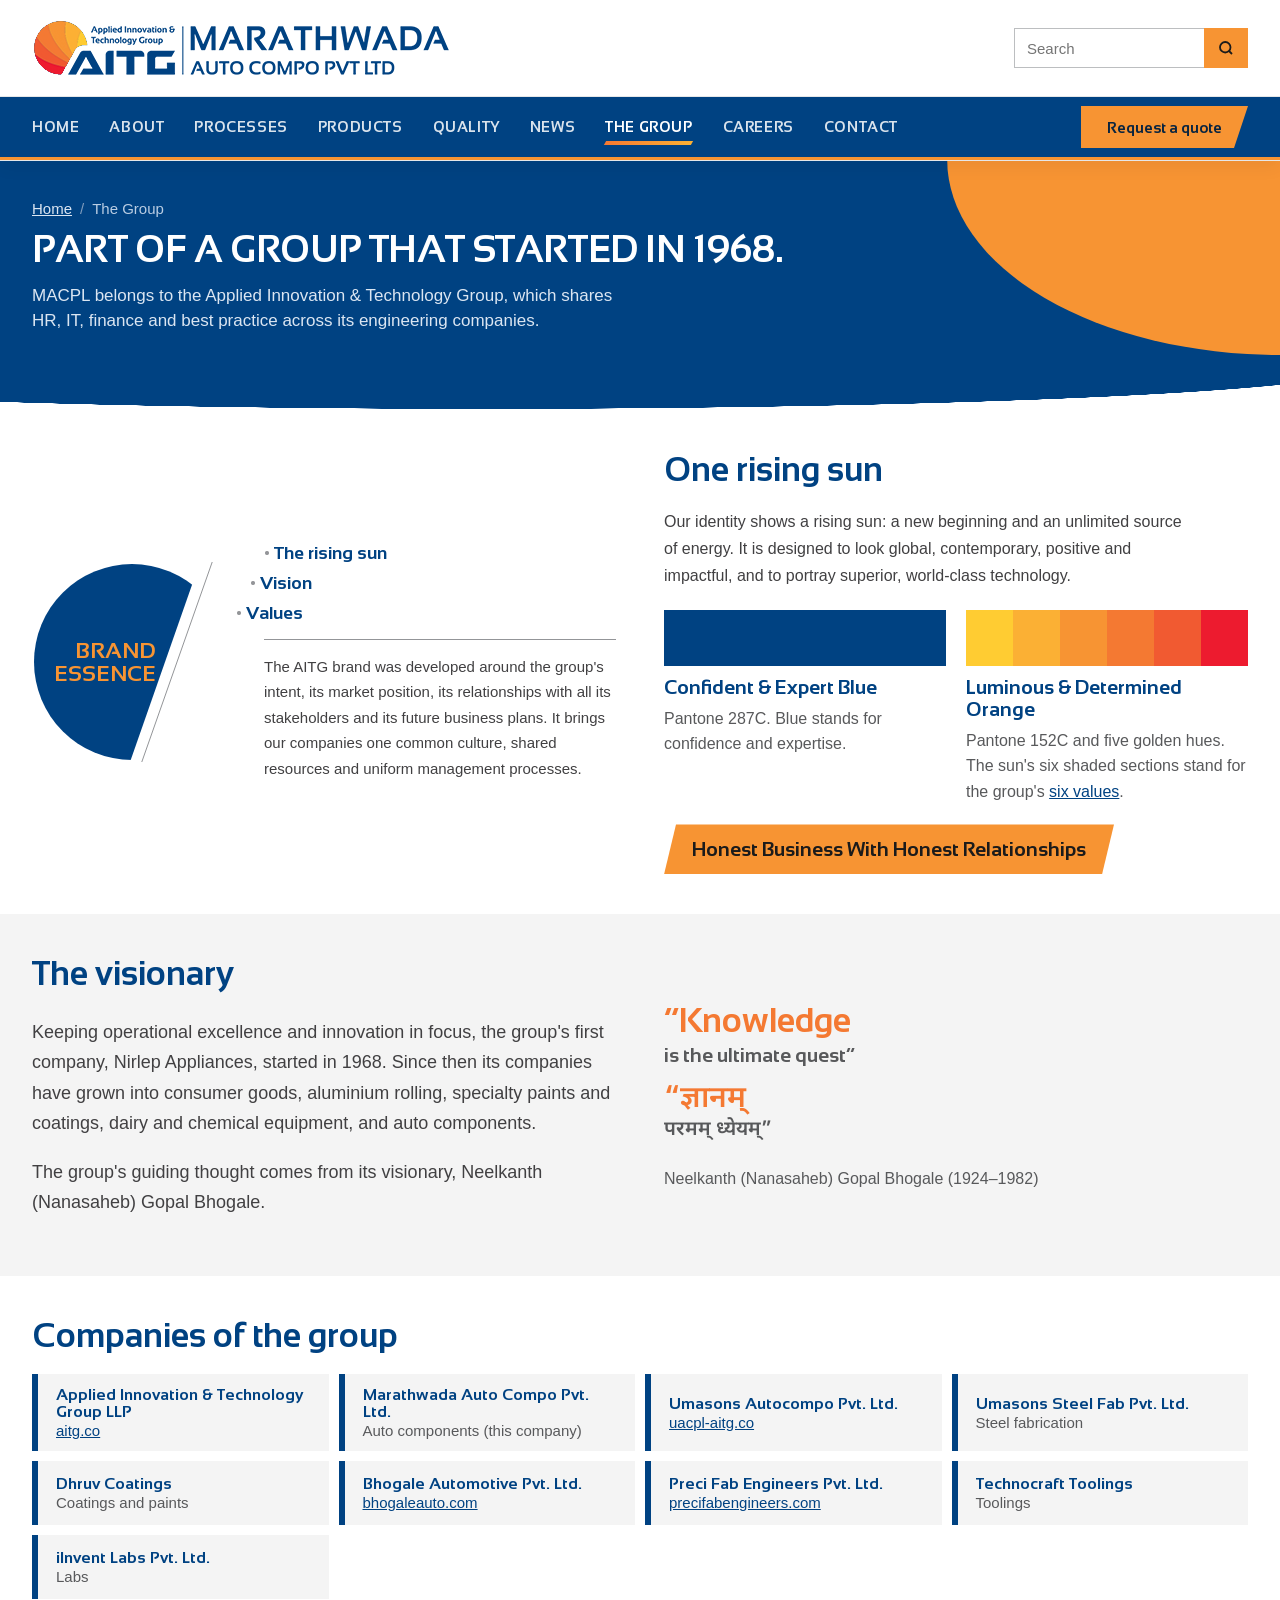
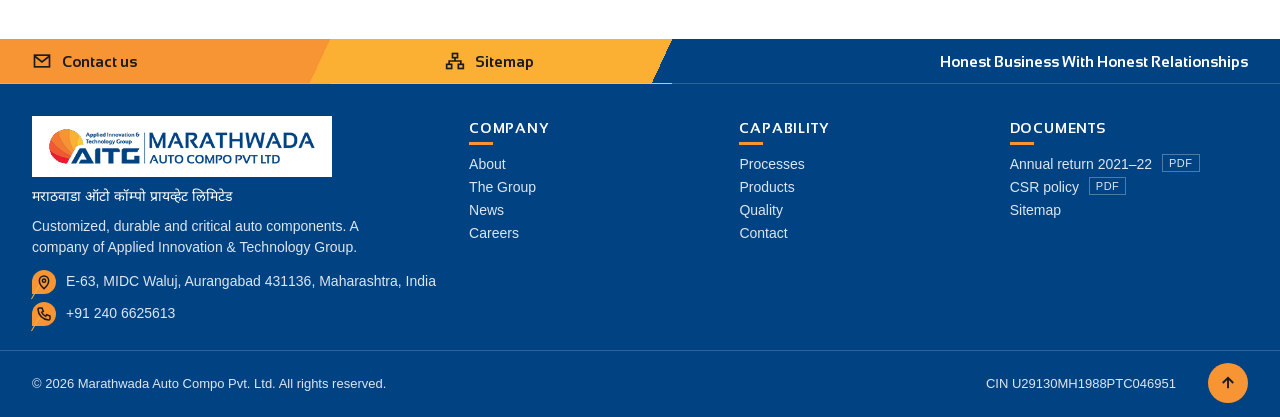
<file: group.html>
<!doctype html>
<html lang="en">
<head>
<meta charset="utf-8">
<meta name="viewport" content="width=device-width, initial-scale=1">
<title>The Group | Applied Innovation &amp; Technology Group (AITG)</title>
<meta name="description" content="MACPL is a company of the Applied Innovation &amp; Technology Group, which began in 1968. The rising sun identity, the group's visionary and its companies.">
<meta name="theme-color" content="#ffffff">
<link rel="icon" type="image/png" href="assets/images/favicon.png">
<link rel="preload" href="assets/fonts/sansation-latin-700.woff2" as="font" type="font/woff2" crossorigin>
<link rel="preconnect" href="https://fonts.googleapis.com">
<link rel="preconnect" href="https://fonts.gstatic.com" crossorigin>
<link rel="stylesheet" href="https://fonts.googleapis.com/css2?family=Noto+Sans+Devanagari:wght@400;600&amp;display=swap">
<link rel="stylesheet" href="assets/css/style.css">
</head>
<body>
<a class="skip" href="#main">Skip to content</a>

<header class="site-header">
  <div class="masthead">
    <div class="wrap">
      <a class="brand" href="index.html">
        <!-- AITG–MACPL logo, white-background version (macpl-logo-white.png, made from macpl-logo.png). Replace with the master artwork (SVG) from the brand custodian; never redraw it (manual p.12) -->
        <img class="brand-logo" src="assets/images/macpl-logo-white.png" width="419" height="58" alt="AITG Marathwada Auto Compo Pvt Ltd, home">
      </a>
      <form class="search" action="search.html" role="search"><label class="sr" for="q">Search the site</label><input id="q" name="q" type="search" placeholder="Search"><button type="submit" aria-label="Search"><svg width="18" height="18" viewBox="0 0 24 24" fill="none" stroke="currentColor" stroke-width="2.4" aria-hidden="true"><circle cx="11" cy="11" r="7"/><path d="m20 20-4-4"/></svg></button></form>
      <button class="menu-btn" aria-label="Open menu" aria-expanded="false" aria-controls="site-nav">
        <svg width="26" height="26" viewBox="0 0 24 24" fill="none" stroke="currentColor" stroke-width="2" aria-hidden="true"><path d="M3 6h18M3 12h18M3 18h18"/></svg>
      </button>
    </div>
  </div>
  <div class="navbar">
    <div class="wrap">
    <nav id="site-nav" class="nav" aria-label="Main">
      <a class="navlink" href="index.html">Home</a>
      <a class="navlink" href="about.html">About</a>
      <a class="navlink" href="processes.html">Processes</a>
      <a class="navlink" href="products.html">Products</a>
      <a class="navlink" href="quality.html">Quality</a>
      <a class="navlink" href="news.html">News</a>
      <a class="navlink" href="group.html" aria-current="page">The Group</a>
      <a class="navlink" href="careers.html">Careers</a>
      <a class="navlink" href="contact.html">Contact</a>
      <a class="btn btn-sun nav-cta" href="contact.html">Request a quote</a>
      <form class="search" action="search.html" role="search"><label class="sr" for="q-m">Search the site</label><input id="q-m" name="q" type="search" placeholder="Search"><button type="submit" aria-label="Search"><svg width="18" height="18" viewBox="0 0 24 24" fill="none" stroke="currentColor" stroke-width="2.4" aria-hidden="true"><circle cx="11" cy="11" r="7"/><path d="m20 20-4-4"/></svg></button></form>
    </nav>
    </div>
  </div>
</header>

<main id="main">

<section class="page-hero compact">
  <div class="wrap">
    <nav class="crumbs" aria-label="Breadcrumb"><ol><li><a href="index.html">Home</a></li><li aria-current="page">The Group</li></ol></nav>
    <h1>Part of a group that started in 1968.</h1>
    <p class="sub">MACPL belongs to the Applied Innovation &amp; Technology Group, which shares HR, IT, finance and best practice across its engineering companies.</p>
  </div>
</section>

<section class="sec group-sec">
  <div class="wrap essence-row">
  <div class="essence">
    <div class="disc">
      <svg viewBox="0 0 400 400" aria-hidden="true"><defs><clipPath id="disc-cut"><polygon points="0,0 336,0 196,400 0,400"/></clipPath></defs><circle cx="200" cy="200" r="196" fill="#004282" clip-path="url(#disc-cut)"/><line x1="371" y1="-30" x2="209" y2="430" stroke="#939598" stroke-width="2"/></svg>
      <h2>Brand essence</h2>
    </div>
    <div class="essence-body">
      <ul class="essence-list">
        <li>The rising sun</li>
        <li>Vision</li>
        <li>Values</li>
      </ul>
      <p>The AITG brand was developed around the group's intent, its market position, its relationships with all its stakeholders and its future business plans. It brings our companies one common culture, shared resources and uniform management processes.</p>
    </div>
  </div>
  <div id="rising-sun">
      <h2 class="sec-h">One rising sun</h2>
      <p class="lead" style="margin-top:var(--stack);font-size:16px">Our identity shows a rising sun: a new beginning and an unlimited source of energy. It is designed to look global, contemporary, positive and impactful, and to portray superior, world-class technology.</p>
    <div class="swatches">
      <div class="swatch"><div class="chip" style="background:#004282"></div><h3>Confident &amp; Expert Blue</h3><p>Pantone 287C. Blue stands for confidence and expertise.</p></div>
      <div class="swatch"><div class="chip sun"></div><h3>Luminous &amp; Determined Orange</h3><p>Pantone 152C and five golden hues. The sun's six shaded sections stand for the group's <a href="about.html">six values</a>.</p></div>
    </div>
    <p class="tagline-band" style="margin:var(--stack) 0 0">Honest Business With Honest Relationships</p>
  </div>
  </div>
</section>

<section class="sec group-sec bg-soft">
  <div class="wrap visionary">
    <div>
      <h2 class="sec-h">The visionary</h2>
      <p class="lead" style="margin-top:24px">Keeping operational excellence and innovation in focus, the group's first company, Nirlep Appliances, started in 1968. Since then its companies have grown into consumer goods, aluminium rolling, specialty paints and coatings, dairy and chemical equipment, and auto components.</p>
      <p class="lead" style="margin-top:16px">The group's guiding thought comes from its visionary, Neelkanth (Nanasaheb) Gopal Bhogale.</p>
    </div>
    <blockquote>
      <p class="q1" style="margin:0">“Knowledge <small>is the ultimate quest”</small></p>
      <p class="q2" lang="sa" style="margin-bottom:0">“ज्ञानम् <small>परमम् ध्येयम्”</small></p>
      <p class="who">Neelkanth (Nanasaheb) Gopal Bhogale (1924–1982)</p>
    </blockquote>
  </div>
</section>

<section class="sec group-sec">
  <div class="wrap">
    <h2 class="sec-h">Companies of the group</h2>
    <ul class="company-grid">
      <li><b>Applied Innovation &amp; Technology Group LLP</b><a href="http://aitg.co/" target="_blank" rel="noopener">aitg.co</a></li>
      <li><b>Marathwada Auto Compo Pvt. Ltd.</b><span>Auto components (this company)</span></li>
      <li><b>Umasons Autocompo Pvt. Ltd.</b><a href="http://www.uacpl-aitg.co/" target="_blank" rel="noopener">uacpl-aitg.co</a></li>
      <li><b>Umasons Steel Fab Pvt. Ltd.</b><span>Steel fabrication</span></li>
      <li><b>Dhruv Coatings</b><span>Coatings and paints</span></li>
      <li><b>Bhogale Automotive Pvt. Ltd.</b><a href="http://bhogaleauto.com/" target="_blank" rel="noopener">bhogaleauto.com</a></li>
      <li><b>Preci Fab Engineers Pvt. Ltd.</b><a href="http://www.precifabengineers.com/" target="_blank" rel="noopener">precifabengineers.com</a></li>
      <li><b>Technocraft Toolings</b><span>Toolings</span></li>
      <li><b>iInvent Labs Pvt. Ltd.</b><span>Labs</span></li>
    </ul>
  </div>
</section>

</main>

<footer class="site-footer">
  <div class="foot-strip">
    <div class="wrap">
      <a class="fs-contact" href="contact.html"><svg width="20" height="20" viewBox="0 0 24 24" fill="none" stroke="currentColor" stroke-width="2" aria-hidden="true"><rect x="3" y="5" width="18" height="14"/><path d="m3 6 9 7 9-7"/></svg>Contact us</a>
      <a class="fs-map" href="sitemap.html"><svg width="20" height="20" viewBox="0 0 24 24" fill="none" stroke="currentColor" stroke-width="2" aria-hidden="true"><rect x="9" y="3" width="6" height="5"/><rect x="2" y="16" width="6" height="5"/><rect x="16" y="16" width="6" height="5"/><path d="M12 8v4M5 16v-4h14v4"/></svg>Sitemap</a>
      <p class="fs-tag">Honest Business With Honest Relationships</p>
      <!-- "Follow us on" (manual p.35): add official social profile links here once confirmed -->
    </div>
  </div>
  <div class="wrap foot">
    <div class="foot-about">
      <a class="brand" href="index.html">
        <img class="brand-logo" src="assets/images/macpl-logo-white.png" width="419" height="58" alt="AITG Marathwada Auto Compo Pvt Ltd, home">
      </a>
      <p class="mr" lang="mr">मराठवाडा ऑटो कॉम्पो प्रायव्हेट लिमिटेड</p>
      <p>Customized, durable and critical auto components. A company of Applied Innovation &amp; Technology Group.</p>
      <ul class="foot-contact">
        <li><span class="ico"><svg width="16" height="16" viewBox="0 0 24 24" fill="none" stroke="currentColor" stroke-width="2.2" aria-hidden="true"><path d="M12 22s7-6.2 7-12a7 7 0 1 0-14 0c0 5.8 7 12 7 12z"/><circle cx="12" cy="10" r="2.5"/></svg></span><span>E-63, MIDC Waluj, Aurangabad 431136, Maharashtra, India</span></li>
        <li><span class="ico"><svg width="16" height="16" viewBox="0 0 24 24" fill="none" stroke="currentColor" stroke-width="2.2" aria-hidden="true"><path d="M5 3h4l2 5-2.5 1.5a11 11 0 0 0 6 6L16 13l5 2v4a2 2 0 0 1-2 2A17 17 0 0 1 3 5a2 2 0 0 1 2-2z"/></svg></span><span><a href="tel:+912406625613">+91 240 6625613</a></span></li>
      </ul>
    </div>
    <div class="col"><h2>Company</h2><a href="about.html">About</a><a href="group.html">The Group</a><a href="news.html">News</a><a href="careers.html">Careers</a></div>
    <div class="col"><h2>Capability</h2><a href="processes.html">Processes</a><a href="products.html">Products</a><a href="quality.html">Quality</a><a href="contact.html">Contact</a></div>
    <div class="col"><h2>Documents</h2><a href="https://www.macpl-aitg.co/images/financials/MACPL-Annual-Return-2021-2022.pdf">Annual return 2021–22 <em>PDF</em></a><a href="https://www.macpl-aitg.co/images/financials/MACPL-CSR-Policy-2022.pdf">CSR policy <em>PDF</em></a><a href="sitemap.html">Sitemap</a></div>
  </div>
  <div class="wrap legal">
    <span>© <span id="year">2026</span> Marathwada Auto Compo Pvt. Ltd. All rights reserved.</span>
    <span>CIN U29130MH1988PTC046951</span>
    <button class="to-top" type="button" aria-label="Back to top" title="Back to top"><svg width="18" height="18" viewBox="0 0 24 24" fill="none" stroke="currentColor" stroke-width="2.5" aria-hidden="true"><path d="M12 19V5M5 12l7-7 7 7"/></svg></button>
  </div>
</footer>

<script src="assets/js/main.js" defer></script>
</body>
</html>
</file>
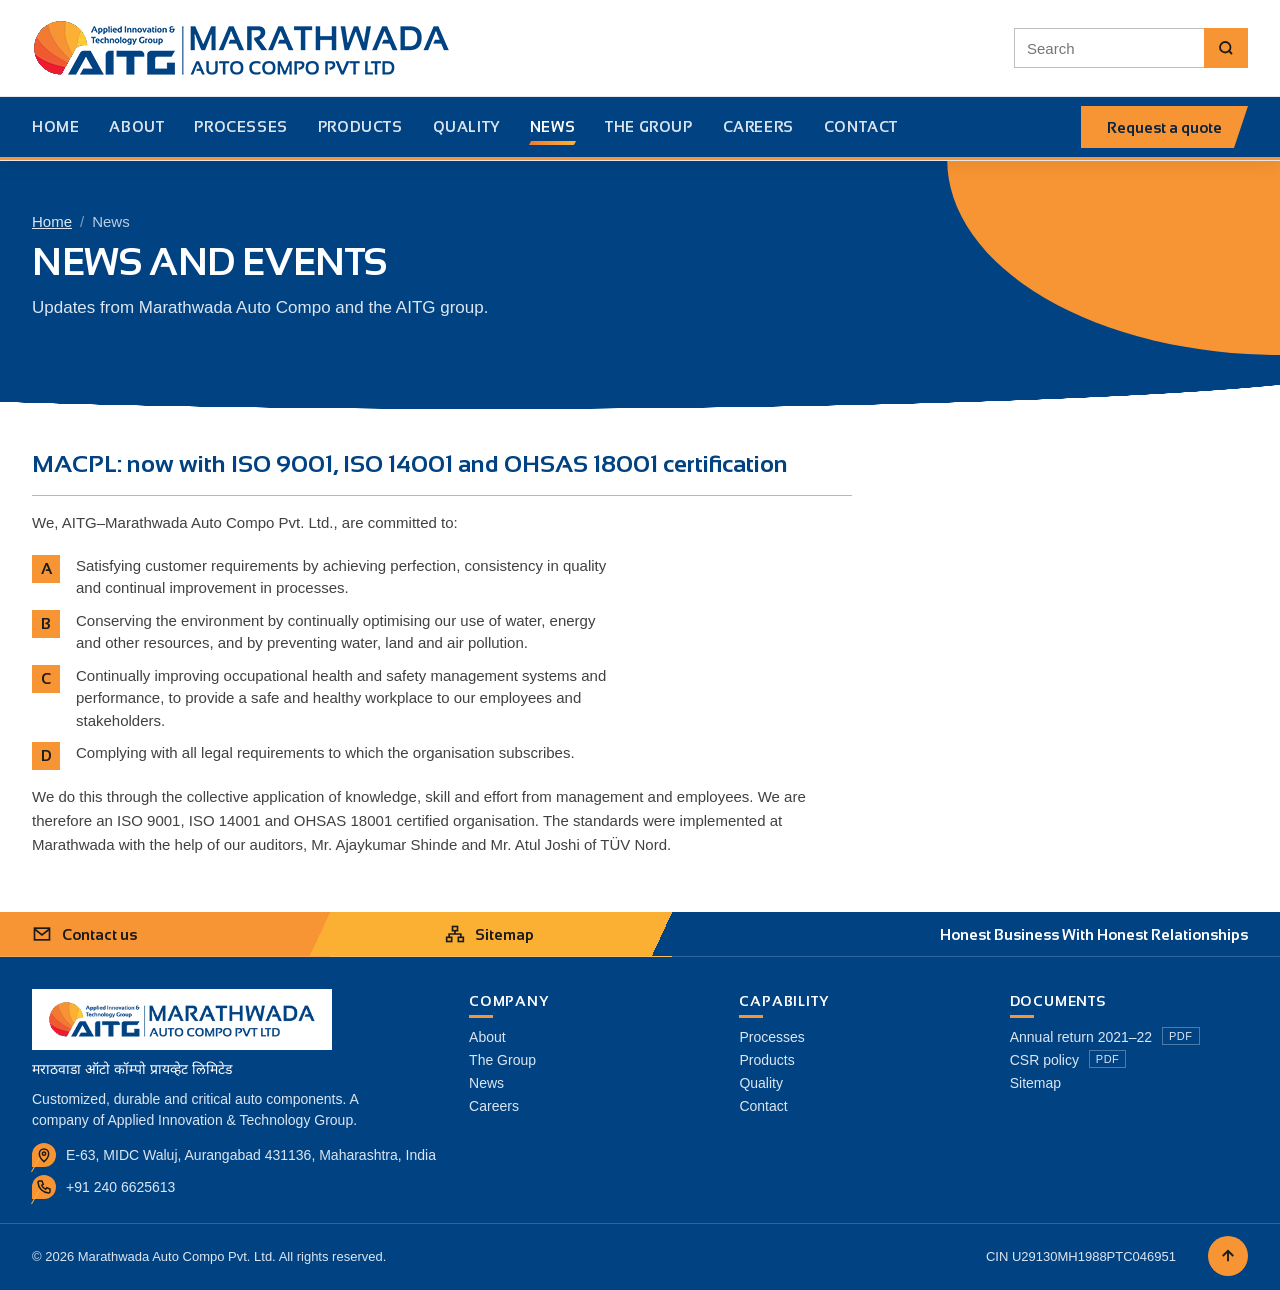
<file: news.html>
<!doctype html>
<html lang="en">
<head>
<meta charset="utf-8">
<meta name="viewport" content="width=device-width, initial-scale=1">
<title>News and events | Marathwada Auto Compo Pvt. Ltd.</title>
<meta name="description" content="News from Marathwada Auto Compo: MACPL is now ISO 9001, ISO 14001 and OHSAS 18001 certified.">
<meta name="theme-color" content="#ffffff">
<link rel="icon" type="image/png" href="assets/images/favicon.png">
<link rel="preload" href="assets/fonts/sansation-latin-700.woff2" as="font" type="font/woff2" crossorigin>
<link rel="preconnect" href="https://fonts.googleapis.com">
<link rel="preconnect" href="https://fonts.gstatic.com" crossorigin>
<link rel="stylesheet" href="https://fonts.googleapis.com/css2?family=Noto+Sans+Devanagari:wght@400;600&amp;display=swap">
<link rel="stylesheet" href="assets/css/style.css">
</head>
<body>
<a class="skip" href="#main">Skip to content</a>

<header class="site-header">
  <div class="masthead">
    <div class="wrap">
      <a class="brand" href="index.html">
        <!-- AITG–MACPL logo, white-background version (macpl-logo-white.png, made from macpl-logo.png). Replace with the master artwork (SVG) from the brand custodian; never redraw it (manual p.12) -->
        <img class="brand-logo" src="assets/images/macpl-logo-white.png" width="419" height="58" alt="AITG Marathwada Auto Compo Pvt Ltd, home">
      </a>
      <form class="search" action="search.html" role="search"><label class="sr" for="q">Search the site</label><input id="q" name="q" type="search" placeholder="Search"><button type="submit" aria-label="Search"><svg width="18" height="18" viewBox="0 0 24 24" fill="none" stroke="currentColor" stroke-width="2.4" aria-hidden="true"><circle cx="11" cy="11" r="7"/><path d="m20 20-4-4"/></svg></button></form>
      <button class="menu-btn" aria-label="Open menu" aria-expanded="false" aria-controls="site-nav">
        <svg width="26" height="26" viewBox="0 0 24 24" fill="none" stroke="currentColor" stroke-width="2" aria-hidden="true"><path d="M3 6h18M3 12h18M3 18h18"/></svg>
      </button>
    </div>
  </div>
  <div class="navbar">
    <div class="wrap">
    <nav id="site-nav" class="nav" aria-label="Main">
      <a class="navlink" href="index.html">Home</a>
      <a class="navlink" href="about.html">About</a>
      <a class="navlink" href="processes.html">Processes</a>
      <a class="navlink" href="products.html">Products</a>
      <a class="navlink" href="quality.html">Quality</a>
      <a class="navlink" href="news.html" aria-current="page">News</a>
      <a class="navlink" href="group.html">The Group</a>
      <a class="navlink" href="careers.html">Careers</a>
      <a class="navlink" href="contact.html">Contact</a>
      <a class="btn btn-sun nav-cta" href="contact.html">Request a quote</a>
      <form class="search" action="search.html" role="search"><label class="sr" for="q-m">Search the site</label><input id="q-m" name="q" type="search" placeholder="Search"><button type="submit" aria-label="Search"><svg width="18" height="18" viewBox="0 0 24 24" fill="none" stroke="currentColor" stroke-width="2.4" aria-hidden="true"><circle cx="11" cy="11" r="7"/><path d="m20 20-4-4"/></svg></button></form>
    </nav>
    </div>
  </div>
</header>

<main id="main">

<section class="page-hero compact">
  <div class="wrap">
    <nav class="crumbs" aria-label="Breadcrumb"><ol><li><a href="index.html">Home</a></li><li aria-current="page">News</li></ol></nav>
    <h1>News and events</h1>
    <p class="sub">Updates from Marathwada Auto Compo and the AITG group.</p>
  </div>
</section>

<section class="sec-tight">
  <div class="wrap">
    <article class="article" id="iso-certification">
      <h2>MACPL: now with ISO 9001, ISO 14001 and OHSAS 18001 certification</h2>
      <p>We, AITG–Marathwada Auto Compo Pvt. Ltd., are committed to:</p>
      <ol class="policy">
        <li><b>A</b><span>Satisfying customer requirements by achieving perfection, consistency in quality and continual improvement in processes.</span></li>
        <li><b>B</b><span>Conserving the environment by continually optimising our use of water, energy and other resources, and by preventing water, land and air pollution.</span></li>
        <li><b>C</b><span>Continually improving occupational health and safety management systems and performance, to provide a safe and healthy workplace to our employees and stakeholders.</span></li>
        <li><b>D</b><span>Complying with all legal requirements to which the organisation subscribes.</span></li>
      </ol>
      <p>We do this through the collective application of knowledge, skill and effort from management and employees. We are therefore an ISO 9001, ISO 14001 and OHSAS 18001 certified organisation. The standards were implemented at Marathwada with the help of our auditors, Mr. Ajaykumar Shinde and Mr. Atul Joshi of TÜV Nord.</p>
    </article>
  </div>
</section>

</main>

<footer class="site-footer">
  <div class="foot-strip">
    <div class="wrap">
      <a class="fs-contact" href="contact.html"><svg width="20" height="20" viewBox="0 0 24 24" fill="none" stroke="currentColor" stroke-width="2" aria-hidden="true"><rect x="3" y="5" width="18" height="14"/><path d="m3 6 9 7 9-7"/></svg>Contact us</a>
      <a class="fs-map" href="sitemap.html"><svg width="20" height="20" viewBox="0 0 24 24" fill="none" stroke="currentColor" stroke-width="2" aria-hidden="true"><rect x="9" y="3" width="6" height="5"/><rect x="2" y="16" width="6" height="5"/><rect x="16" y="16" width="6" height="5"/><path d="M12 8v4M5 16v-4h14v4"/></svg>Sitemap</a>
      <p class="fs-tag">Honest Business With Honest Relationships</p>
      <!-- "Follow us on" (manual p.35): add official social profile links here once confirmed -->
    </div>
  </div>
  <div class="wrap foot">
    <div class="foot-about">
      <a class="brand" href="index.html">
        <img class="brand-logo" src="assets/images/macpl-logo-white.png" width="419" height="58" alt="AITG Marathwada Auto Compo Pvt Ltd, home">
      </a>
      <p class="mr" lang="mr">मराठवाडा ऑटो कॉम्पो प्रायव्हेट लिमिटेड</p>
      <p>Customized, durable and critical auto components. A company of Applied Innovation &amp; Technology Group.</p>
      <ul class="foot-contact">
        <li><span class="ico"><svg width="16" height="16" viewBox="0 0 24 24" fill="none" stroke="currentColor" stroke-width="2.2" aria-hidden="true"><path d="M12 22s7-6.2 7-12a7 7 0 1 0-14 0c0 5.8 7 12 7 12z"/><circle cx="12" cy="10" r="2.5"/></svg></span><span>E-63, MIDC Waluj, Aurangabad 431136, Maharashtra, India</span></li>
        <li><span class="ico"><svg width="16" height="16" viewBox="0 0 24 24" fill="none" stroke="currentColor" stroke-width="2.2" aria-hidden="true"><path d="M5 3h4l2 5-2.5 1.5a11 11 0 0 0 6 6L16 13l5 2v4a2 2 0 0 1-2 2A17 17 0 0 1 3 5a2 2 0 0 1 2-2z"/></svg></span><span><a href="tel:+912406625613">+91 240 6625613</a></span></li>
      </ul>
    </div>
    <div class="col"><h2>Company</h2><a href="about.html">About</a><a href="group.html">The Group</a><a href="news.html">News</a><a href="careers.html">Careers</a></div>
    <div class="col"><h2>Capability</h2><a href="processes.html">Processes</a><a href="products.html">Products</a><a href="quality.html">Quality</a><a href="contact.html">Contact</a></div>
    <div class="col"><h2>Documents</h2><a href="https://www.macpl-aitg.co/images/financials/MACPL-Annual-Return-2021-2022.pdf">Annual return 2021–22 <em>PDF</em></a><a href="https://www.macpl-aitg.co/images/financials/MACPL-CSR-Policy-2022.pdf">CSR policy <em>PDF</em></a><a href="sitemap.html">Sitemap</a></div>
  </div>
  <div class="wrap legal">
    <span>© <span id="year">2026</span> Marathwada Auto Compo Pvt. Ltd. All rights reserved.</span>
    <span>CIN U29130MH1988PTC046951</span>
    <button class="to-top" type="button" aria-label="Back to top" title="Back to top"><svg width="18" height="18" viewBox="0 0 24 24" fill="none" stroke="currentColor" stroke-width="2.5" aria-hidden="true"><path d="M12 19V5M5 12l7-7 7 7"/></svg></button>
  </div>
</footer>

<script src="assets/js/main.js" defer></script>
</body>
</html>
</file>
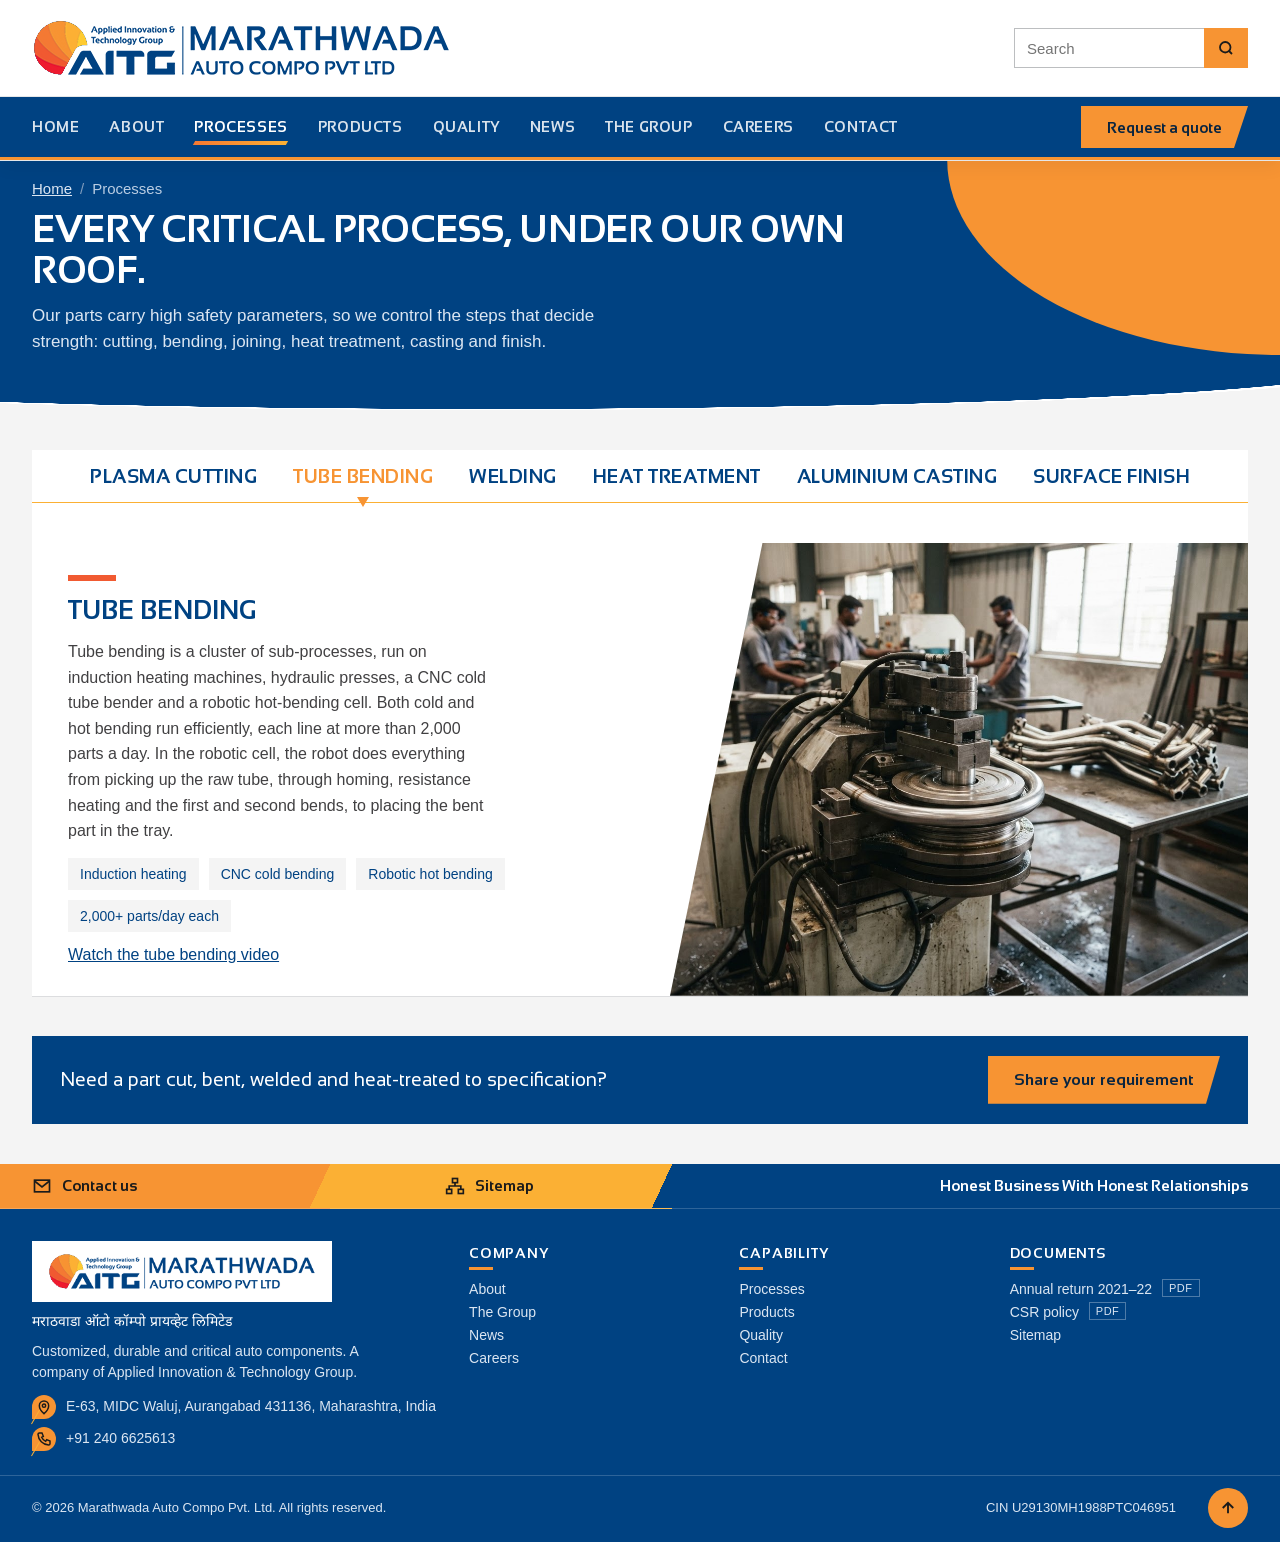
<file: processes.html>
<!doctype html>
<html lang="en">
<head>
<meta charset="utf-8">
<meta name="viewport" content="width=device-width, initial-scale=1">
<title>Processes | Marathwada Auto Compo Pvt. Ltd.</title>
<meta name="description" content="Plasma cutting, CNC and robotic tube bending, welding, in-house heat treatment, aluminium gravity die casting and surface finish — all under one roof at MACPL, Aurangabad.">
<meta name="theme-color" content="#ffffff">
<meta property="og:title" content="Processes | Marathwada Auto Compo Pvt. Ltd.">
<meta property="og:description" content="Plasma cutting, CNC and robotic tube bending, welding, in-house heat treatment, aluminium gravity die casting and surface finish — all under one roof at MACPL, Aurangabad.">
<meta property="og:type" content="website">
<link rel="icon" type="image/png" href="assets/images/favicon.png">
<link rel="preload" href="assets/fonts/sansation-latin-700.woff2" as="font" type="font/woff2" crossorigin>
<link rel="preconnect" href="https://fonts.googleapis.com">
<link rel="preconnect" href="https://fonts.gstatic.com" crossorigin>
<link rel="stylesheet" href="https://fonts.googleapis.com/css2?family=Noto+Sans+Devanagari:wght@400;600&amp;display=swap">
<link rel="stylesheet" href="assets/css/style.css">
</head>
<body>
<a class="skip" href="#main">Skip to content</a>

<header class="site-header">
  <div class="masthead">
    <div class="wrap">
      <a class="brand" href="index.html">
        <!-- AITG–MACPL logo, white-background version (macpl-logo-white.png, made from macpl-logo.png). Replace with the master artwork (SVG) from the brand custodian; never redraw it (manual p.12) -->
        <img class="brand-logo" src="assets/images/macpl-logo-white.png" width="419" height="58" alt="AITG Marathwada Auto Compo Pvt Ltd, home">
      </a>
      <form class="search" action="search.html" role="search"><label class="sr" for="q">Search the site</label><input id="q" name="q" type="search" placeholder="Search"><button type="submit" aria-label="Search"><svg width="18" height="18" viewBox="0 0 24 24" fill="none" stroke="currentColor" stroke-width="2.4" aria-hidden="true"><circle cx="11" cy="11" r="7"/><path d="m20 20-4-4"/></svg></button></form>
      <button class="menu-btn" aria-label="Open menu" aria-expanded="false" aria-controls="site-nav">
        <svg width="26" height="26" viewBox="0 0 24 24" fill="none" stroke="currentColor" stroke-width="2" aria-hidden="true"><path d="M3 6h18M3 12h18M3 18h18"/></svg>
      </button>
    </div>
  </div>
  <div class="navbar">
    <div class="wrap">
    <nav id="site-nav" class="nav" aria-label="Main">
      <a class="navlink" href="index.html">Home</a>
      <a class="navlink" href="about.html">About</a>
      <a class="navlink" href="processes.html" aria-current="page">Processes</a>
      <a class="navlink" href="products.html">Products</a>
      <a class="navlink" href="quality.html">Quality</a>
      <a class="navlink" href="news.html">News</a>
      <a class="navlink" href="group.html">The Group</a>
      <a class="navlink" href="careers.html">Careers</a>
      <a class="navlink" href="contact.html">Contact</a>
      <a class="btn btn-sun nav-cta" href="contact.html">Request a quote</a>
      <form class="search" action="search.html" role="search"><label class="sr" for="q-m">Search the site</label><input id="q-m" name="q" type="search" placeholder="Search"><button type="submit" aria-label="Search"><svg width="18" height="18" viewBox="0 0 24 24" fill="none" stroke="currentColor" stroke-width="2.4" aria-hidden="true"><circle cx="11" cy="11" r="7"/><path d="m20 20-4-4"/></svg></button></form>
    </nav>
    </div>
  </div>
</header>

<main id="main">

<section class="page-hero to-soft">
  <div class="wrap">
    <nav class="crumbs" aria-label="Breadcrumb"><ol><li><a href="index.html">Home</a></li><li aria-current="page">Processes</li></ol></nav>
    <h1>Every critical process, under our own roof.</h1>
    <p class="sub">Our parts carry high safety parameters, so we control the steps that decide strength: cutting, bending, joining, heat treatment, casting and finish.</p>
  </div>
</section>

<section class="sec-tight bg-soft">
  <div class="wrap">
    <div class="proc" style="margin-top:0">
      <div id="proc-tabs" class="tabbar" role="tablist" aria-label="Processes"></div>
      <div id="proc-panel" class="proc-body" role="tabpanel" tabindex="0"></div>
    </div>
    <div class="cta-band">
      <p>Need a part cut, bent, welded and heat-treated to specification?</p>
      <a class="btn btn-sun" href="contact.html">Share your requirement</a>
    </div>
  </div>
</section>

</main>

<footer class="site-footer">
  <div class="foot-strip">
    <div class="wrap">
      <a class="fs-contact" href="contact.html"><svg width="20" height="20" viewBox="0 0 24 24" fill="none" stroke="currentColor" stroke-width="2" aria-hidden="true"><rect x="3" y="5" width="18" height="14"/><path d="m3 6 9 7 9-7"/></svg>Contact us</a>
      <a class="fs-map" href="sitemap.html"><svg width="20" height="20" viewBox="0 0 24 24" fill="none" stroke="currentColor" stroke-width="2" aria-hidden="true"><rect x="9" y="3" width="6" height="5"/><rect x="2" y="16" width="6" height="5"/><rect x="16" y="16" width="6" height="5"/><path d="M12 8v4M5 16v-4h14v4"/></svg>Sitemap</a>
      <p class="fs-tag">Honest Business With Honest Relationships</p>
      <!-- "Follow us on" (manual p.35): add official social profile links here once confirmed -->
    </div>
  </div>
  <div class="wrap foot">
    <div class="foot-about">
      <a class="brand" href="index.html">
        <img class="brand-logo" src="assets/images/macpl-logo-white.png" width="419" height="58" alt="AITG Marathwada Auto Compo Pvt Ltd, home">
      </a>
      <p class="mr" lang="mr">मराठवाडा ऑटो कॉम्पो प्रायव्हेट लिमिटेड</p>
      <p>Customized, durable and critical auto components. A company of Applied Innovation &amp; Technology Group.</p>
      <ul class="foot-contact">
        <li><span class="ico"><svg width="16" height="16" viewBox="0 0 24 24" fill="none" stroke="currentColor" stroke-width="2.2" aria-hidden="true"><path d="M12 22s7-6.2 7-12a7 7 0 1 0-14 0c0 5.8 7 12 7 12z"/><circle cx="12" cy="10" r="2.5"/></svg></span><span>E-63, MIDC Waluj, Aurangabad 431136, Maharashtra, India</span></li>
        <li><span class="ico"><svg width="16" height="16" viewBox="0 0 24 24" fill="none" stroke="currentColor" stroke-width="2.2" aria-hidden="true"><path d="M5 3h4l2 5-2.5 1.5a11 11 0 0 0 6 6L16 13l5 2v4a2 2 0 0 1-2 2A17 17 0 0 1 3 5a2 2 0 0 1 2-2z"/></svg></span><span><a href="tel:+912406625613">+91 240 6625613</a></span></li>
      </ul>
    </div>
    <div class="col"><h2>Company</h2><a href="about.html">About</a><a href="group.html">The Group</a><a href="news.html">News</a><a href="careers.html">Careers</a></div>
    <div class="col"><h2>Capability</h2><a href="processes.html">Processes</a><a href="products.html">Products</a><a href="quality.html">Quality</a><a href="contact.html">Contact</a></div>
    <div class="col"><h2>Documents</h2><a href="https://www.macpl-aitg.co/images/financials/MACPL-Annual-Return-2021-2022.pdf">Annual return 2021–22 <em>PDF</em></a><a href="https://www.macpl-aitg.co/images/financials/MACPL-CSR-Policy-2022.pdf">CSR policy <em>PDF</em></a><a href="sitemap.html">Sitemap</a></div>
  </div>
  <div class="wrap legal">
    <span>© <span id="year">2026</span> Marathwada Auto Compo Pvt. Ltd. All rights reserved.</span>
    <span>CIN U29130MH1988PTC046951</span>
    <button class="to-top" type="button" aria-label="Back to top" title="Back to top"><svg width="18" height="18" viewBox="0 0 24 24" fill="none" stroke="currentColor" stroke-width="2.5" aria-hidden="true"><path d="M12 19V5M5 12l7-7 7 7"/></svg></button>
  </div>
</footer>

<script src="assets/js/main.js" defer></script>
</body>
</html>
</file>
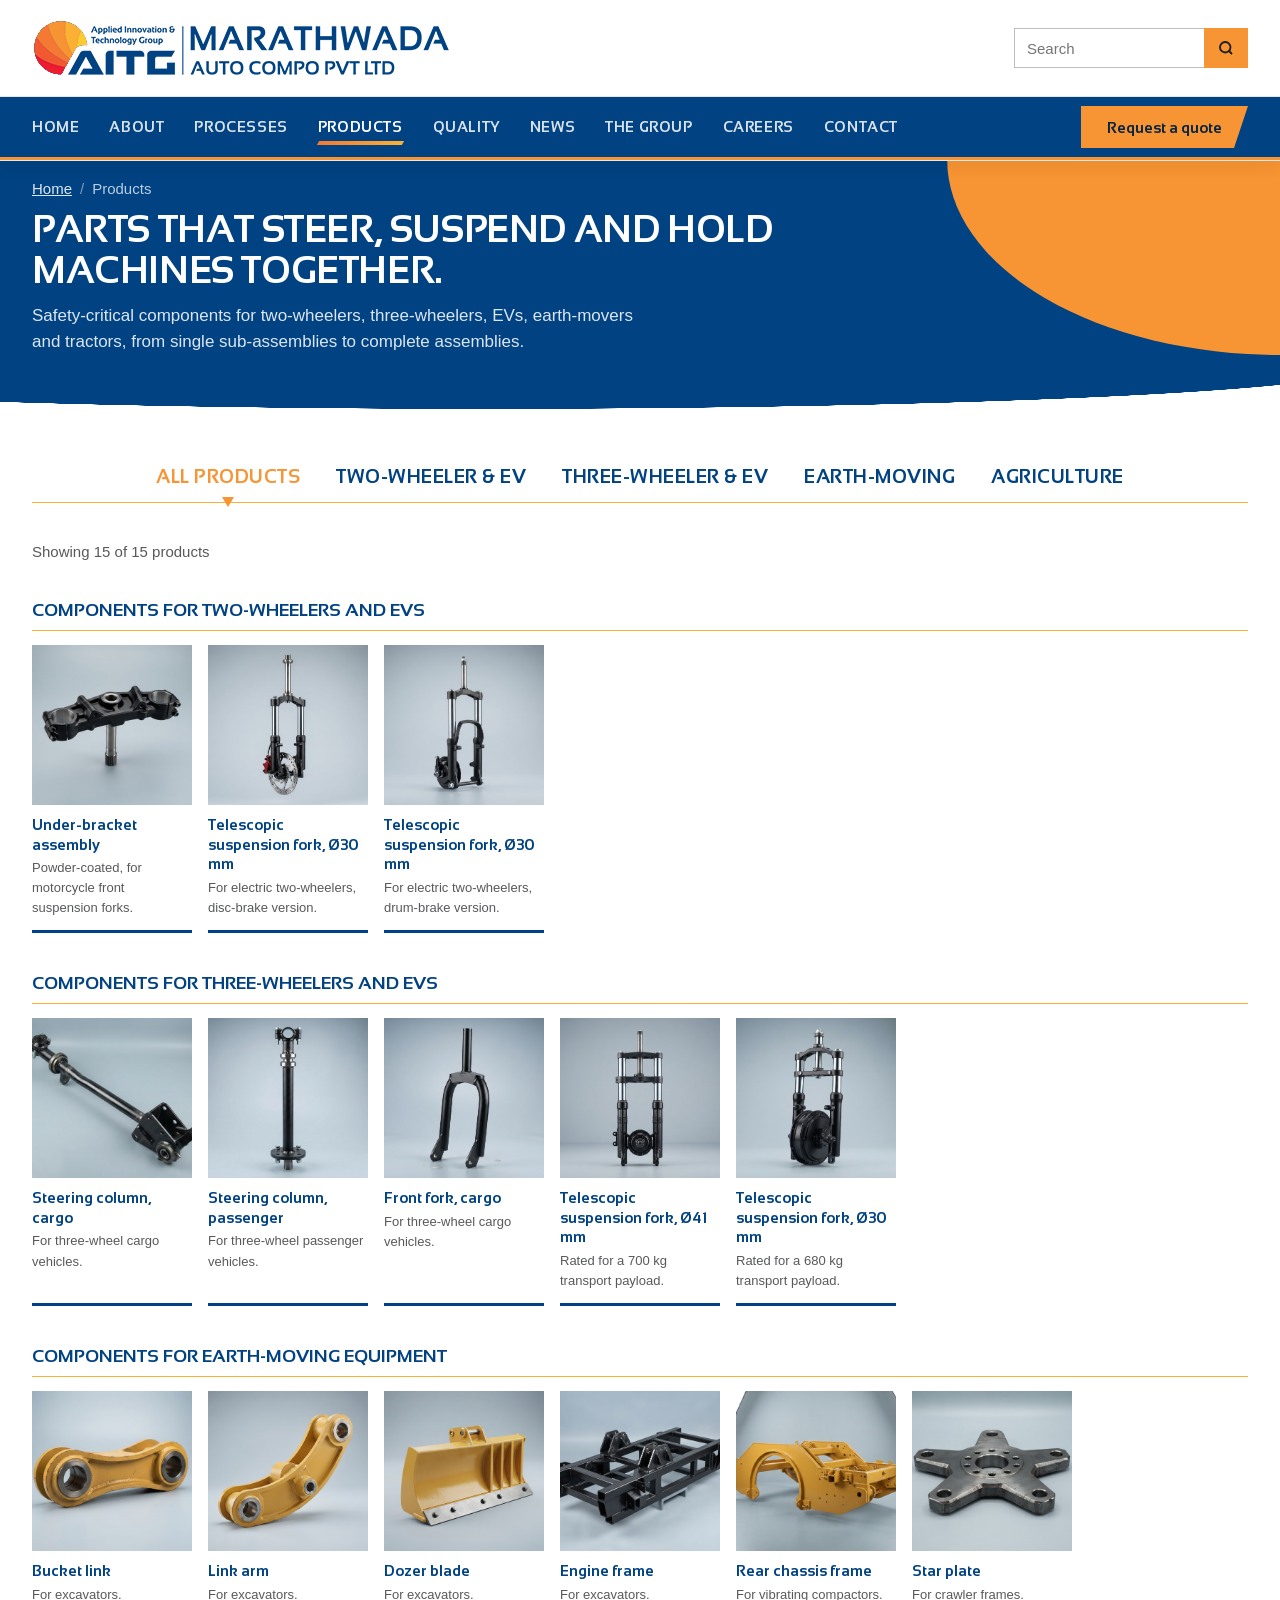
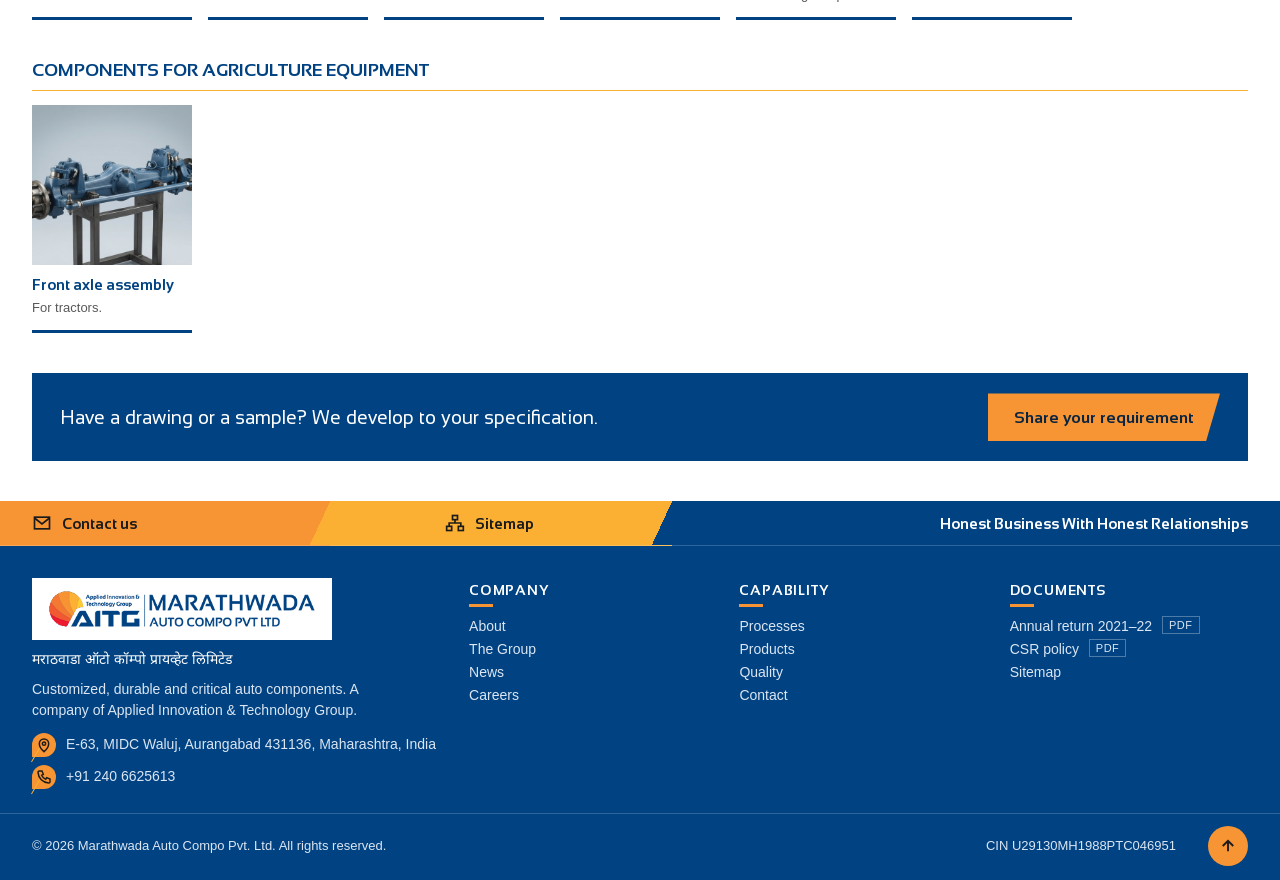
<file: products.html>
<!doctype html>
<html lang="en">
<head>
<meta charset="utf-8">
<meta name="viewport" content="width=device-width, initial-scale=1">
<title>Products | Marathwada Auto Compo Pvt. Ltd.</title>
<meta name="description" content="Steering columns, telescopic suspension forks, under-brackets, bucket links, frames and front axles for two-wheeler, three-wheeler, EV, earth-moving and agricultural OEMs.">
<meta name="theme-color" content="#ffffff">
<meta property="og:title" content="Products | Marathwada Auto Compo Pvt. Ltd.">
<meta property="og:description" content="Steering columns, telescopic suspension forks, under-brackets, bucket links, frames and front axles for two-wheeler, three-wheeler, EV, earth-moving and agricultural OEMs.">
<meta property="og:type" content="website">
<link rel="icon" type="image/png" href="assets/images/favicon.png">
<link rel="preload" href="assets/fonts/sansation-latin-700.woff2" as="font" type="font/woff2" crossorigin>
<link rel="preconnect" href="https://fonts.googleapis.com">
<link rel="preconnect" href="https://fonts.gstatic.com" crossorigin>
<link rel="stylesheet" href="https://fonts.googleapis.com/css2?family=Noto+Sans+Devanagari:wght@400;600&amp;display=swap">
<link rel="stylesheet" href="assets/css/style.css">
</head>
<body>
<a class="skip" href="#main">Skip to content</a>

<header class="site-header">
  <div class="masthead">
    <div class="wrap">
      <a class="brand" href="index.html">
        <!-- AITG–MACPL logo, white-background version (macpl-logo-white.png, made from macpl-logo.png). Replace with the master artwork (SVG) from the brand custodian; never redraw it (manual p.12) -->
        <img class="brand-logo" src="assets/images/macpl-logo-white.png" width="419" height="58" alt="AITG Marathwada Auto Compo Pvt Ltd, home">
      </a>
      <form class="search" action="search.html" role="search"><label class="sr" for="q">Search the site</label><input id="q" name="q" type="search" placeholder="Search"><button type="submit" aria-label="Search"><svg width="18" height="18" viewBox="0 0 24 24" fill="none" stroke="currentColor" stroke-width="2.4" aria-hidden="true"><circle cx="11" cy="11" r="7"/><path d="m20 20-4-4"/></svg></button></form>
      <button class="menu-btn" aria-label="Open menu" aria-expanded="false" aria-controls="site-nav">
        <svg width="26" height="26" viewBox="0 0 24 24" fill="none" stroke="currentColor" stroke-width="2" aria-hidden="true"><path d="M3 6h18M3 12h18M3 18h18"/></svg>
      </button>
    </div>
  </div>
  <div class="navbar">
    <div class="wrap">
    <nav id="site-nav" class="nav" aria-label="Main">
      <a class="navlink" href="index.html">Home</a>
      <a class="navlink" href="about.html">About</a>
      <a class="navlink" href="processes.html">Processes</a>
      <a class="navlink" href="products.html" aria-current="page">Products</a>
      <a class="navlink" href="quality.html">Quality</a>
      <a class="navlink" href="news.html">News</a>
      <a class="navlink" href="group.html">The Group</a>
      <a class="navlink" href="careers.html">Careers</a>
      <a class="navlink" href="contact.html">Contact</a>
      <a class="btn btn-sun nav-cta" href="contact.html">Request a quote</a>
      <form class="search" action="search.html" role="search"><label class="sr" for="q-m">Search the site</label><input id="q-m" name="q" type="search" placeholder="Search"><button type="submit" aria-label="Search"><svg width="18" height="18" viewBox="0 0 24 24" fill="none" stroke="currentColor" stroke-width="2.4" aria-hidden="true"><circle cx="11" cy="11" r="7"/><path d="m20 20-4-4"/></svg></button></form>
    </nav>
    </div>
  </div>
</header>

<main id="main">

<section class="page-hero">
  <div class="wrap">
    <nav class="crumbs" aria-label="Breadcrumb"><ol><li><a href="index.html">Home</a></li><li aria-current="page">Products</li></ol></nav>
    <h1>Parts that steer, suspend and hold machines together.</h1>
    <p class="sub">Safety-critical components for two-wheelers, three-wheelers, EVs, earth-movers and tractors, from single sub-assemblies to complete assemblies.</p>
  </div>
</section>

<section class="sec-tight">
  <div class="wrap">
    <h2 class="sr">Product gallery</h2>
    <div id="filters" class="tabbar" role="group" aria-label="Filter by segment"></div>
    <p id="product-count" class="count" aria-live="polite"></p>
    <div id="product-grid"></div>
    <div class="cta-band">
      <p>Have a drawing or a sample? We develop to your specification.</p>
      <a class="btn btn-sun" href="contact.html">Share your requirement</a>
    </div>
  </div>
</section>

</main>

<footer class="site-footer">
  <div class="foot-strip">
    <div class="wrap">
      <a class="fs-contact" href="contact.html"><svg width="20" height="20" viewBox="0 0 24 24" fill="none" stroke="currentColor" stroke-width="2" aria-hidden="true"><rect x="3" y="5" width="18" height="14"/><path d="m3 6 9 7 9-7"/></svg>Contact us</a>
      <a class="fs-map" href="sitemap.html"><svg width="20" height="20" viewBox="0 0 24 24" fill="none" stroke="currentColor" stroke-width="2" aria-hidden="true"><rect x="9" y="3" width="6" height="5"/><rect x="2" y="16" width="6" height="5"/><rect x="16" y="16" width="6" height="5"/><path d="M12 8v4M5 16v-4h14v4"/></svg>Sitemap</a>
      <p class="fs-tag">Honest Business With Honest Relationships</p>
      <!-- "Follow us on" (manual p.35): add official social profile links here once confirmed -->
    </div>
  </div>
  <div class="wrap foot">
    <div class="foot-about">
      <a class="brand" href="index.html">
        <img class="brand-logo" src="assets/images/macpl-logo-white.png" width="419" height="58" alt="AITG Marathwada Auto Compo Pvt Ltd, home">
      </a>
      <p class="mr" lang="mr">मराठवाडा ऑटो कॉम्पो प्रायव्हेट लिमिटेड</p>
      <p>Customized, durable and critical auto components. A company of Applied Innovation &amp; Technology Group.</p>
      <ul class="foot-contact">
        <li><span class="ico"><svg width="16" height="16" viewBox="0 0 24 24" fill="none" stroke="currentColor" stroke-width="2.2" aria-hidden="true"><path d="M12 22s7-6.2 7-12a7 7 0 1 0-14 0c0 5.8 7 12 7 12z"/><circle cx="12" cy="10" r="2.5"/></svg></span><span>E-63, MIDC Waluj, Aurangabad 431136, Maharashtra, India</span></li>
        <li><span class="ico"><svg width="16" height="16" viewBox="0 0 24 24" fill="none" stroke="currentColor" stroke-width="2.2" aria-hidden="true"><path d="M5 3h4l2 5-2.5 1.5a11 11 0 0 0 6 6L16 13l5 2v4a2 2 0 0 1-2 2A17 17 0 0 1 3 5a2 2 0 0 1 2-2z"/></svg></span><span><a href="tel:+912406625613">+91 240 6625613</a></span></li>
      </ul>
    </div>
    <div class="col"><h2>Company</h2><a href="about.html">About</a><a href="group.html">The Group</a><a href="news.html">News</a><a href="careers.html">Careers</a></div>
    <div class="col"><h2>Capability</h2><a href="processes.html">Processes</a><a href="products.html">Products</a><a href="quality.html">Quality</a><a href="contact.html">Contact</a></div>
    <div class="col"><h2>Documents</h2><a href="https://www.macpl-aitg.co/images/financials/MACPL-Annual-Return-2021-2022.pdf">Annual return 2021–22 <em>PDF</em></a><a href="https://www.macpl-aitg.co/images/financials/MACPL-CSR-Policy-2022.pdf">CSR policy <em>PDF</em></a><a href="sitemap.html">Sitemap</a></div>
  </div>
  <div class="wrap legal">
    <span>© <span id="year">2026</span> Marathwada Auto Compo Pvt. Ltd. All rights reserved.</span>
    <span>CIN U29130MH1988PTC046951</span>
    <button class="to-top" type="button" aria-label="Back to top" title="Back to top"><svg width="18" height="18" viewBox="0 0 24 24" fill="none" stroke="currentColor" stroke-width="2.5" aria-hidden="true"><path d="M12 19V5M5 12l7-7 7 7"/></svg></button>
  </div>
</footer>

<script src="assets/js/main.js" defer></script>
</body>
</html>
</file>
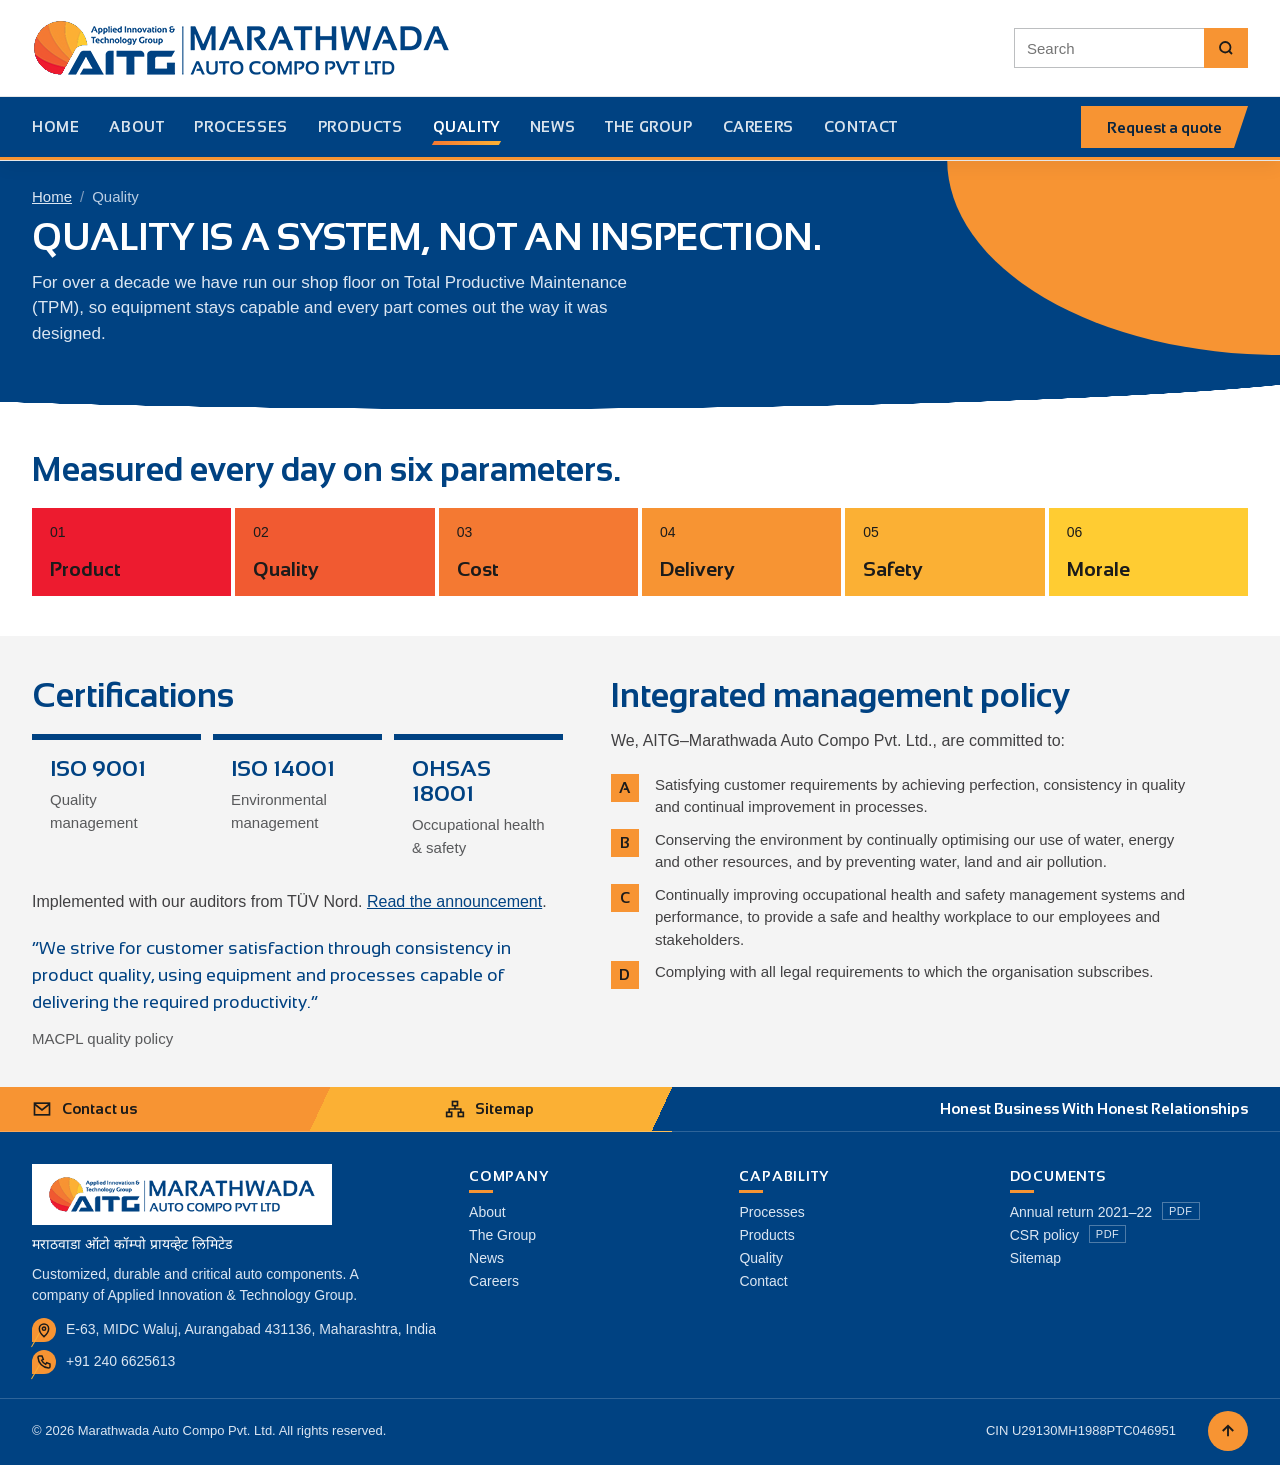
<file: quality.html>
<!doctype html>
<html lang="en">
<head>
<meta charset="utf-8">
<meta name="viewport" content="width=device-width, initial-scale=1">
<title>Quality | ISO 9001, ISO 14001, OHSAS 18001 and TPM at MACPL</title>
<meta name="description" content="MACPL runs its shop floor on Total Productive Maintenance and is ISO 9001, ISO 14001 and OHSAS 18001 certified. Our quality and integrated management policies.">
<meta name="theme-color" content="#ffffff">
<link rel="icon" type="image/png" href="assets/images/favicon.png">
<link rel="preload" href="assets/fonts/sansation-latin-700.woff2" as="font" type="font/woff2" crossorigin>
<link rel="preconnect" href="https://fonts.googleapis.com">
<link rel="preconnect" href="https://fonts.gstatic.com" crossorigin>
<link rel="stylesheet" href="https://fonts.googleapis.com/css2?family=Noto+Sans+Devanagari:wght@400;600&amp;display=swap">
<link rel="stylesheet" href="assets/css/style.css">
</head>
<body>
<a class="skip" href="#main">Skip to content</a>

<header class="site-header">
  <div class="masthead">
    <div class="wrap">
      <a class="brand" href="index.html">
        <!-- AITG–MACPL logo, white-background version (macpl-logo-white.png, made from macpl-logo.png). Replace with the master artwork (SVG) from the brand custodian; never redraw it (manual p.12) -->
        <img class="brand-logo" src="assets/images/macpl-logo-white.png" width="419" height="58" alt="AITG Marathwada Auto Compo Pvt Ltd, home">
      </a>
      <form class="search" action="search.html" role="search"><label class="sr" for="q">Search the site</label><input id="q" name="q" type="search" placeholder="Search"><button type="submit" aria-label="Search"><svg width="18" height="18" viewBox="0 0 24 24" fill="none" stroke="currentColor" stroke-width="2.4" aria-hidden="true"><circle cx="11" cy="11" r="7"/><path d="m20 20-4-4"/></svg></button></form>
      <button class="menu-btn" aria-label="Open menu" aria-expanded="false" aria-controls="site-nav">
        <svg width="26" height="26" viewBox="0 0 24 24" fill="none" stroke="currentColor" stroke-width="2" aria-hidden="true"><path d="M3 6h18M3 12h18M3 18h18"/></svg>
      </button>
    </div>
  </div>
  <div class="navbar">
    <div class="wrap">
    <nav id="site-nav" class="nav" aria-label="Main">
      <a class="navlink" href="index.html">Home</a>
      <a class="navlink" href="about.html">About</a>
      <a class="navlink" href="processes.html">Processes</a>
      <a class="navlink" href="products.html">Products</a>
      <a class="navlink" href="quality.html" aria-current="page">Quality</a>
      <a class="navlink" href="news.html">News</a>
      <a class="navlink" href="group.html">The Group</a>
      <a class="navlink" href="careers.html">Careers</a>
      <a class="navlink" href="contact.html">Contact</a>
      <a class="btn btn-sun nav-cta" href="contact.html">Request a quote</a>
      <form class="search" action="search.html" role="search"><label class="sr" for="q-m">Search the site</label><input id="q-m" name="q" type="search" placeholder="Search"><button type="submit" aria-label="Search"><svg width="18" height="18" viewBox="0 0 24 24" fill="none" stroke="currentColor" stroke-width="2.4" aria-hidden="true"><circle cx="11" cy="11" r="7"/><path d="m20 20-4-4"/></svg></button></form>
    </nav>
    </div>
  </div>
</header>

<main id="main">

<section class="page-hero">
  <div class="wrap">
    <nav class="crumbs" aria-label="Breadcrumb"><ol><li><a href="index.html">Home</a></li><li aria-current="page">Quality</li></ol></nav>
    <h1>Quality is a system, not an inspection.</h1>
    <p class="sub">For over a decade we have run our shop floor on Total Productive Maintenance (TPM), so equipment stays capable and every part comes out the way it was designed.</p>
  </div>
</section>

<section class="sec-tight">
  <div class="wrap">
    <h2 class="sec-h">Measured every day on six parameters.</h2>
    <div class="tpm">
      <div style="background:#ED1B2F"><span>01</span><b>Product</b></div>
      <div style="background:#F15A31"><span>02</span><b>Quality</b></div>
      <div style="background:#F47932"><span>03</span><b>Cost</b></div>
      <div style="background:#F79433"><span>04</span><b>Delivery</b></div>
      <div style="background:#FBB034"><span>05</span><b>Safety</b></div>
      <div style="background:#FFCC32"><span>06</span><b>Morale</b></div>
    </div>
  </div>
</section>

<section id="certifications" class="sec-tight bg-soft">
  <div class="wrap two-col">
    <div>
      <h2 class="sec-h">Certifications</h2>
      <ul class="certs">
        <li><b>ISO 9001</b><span>Quality management</span></li>
        <li><b>ISO 14001</b><span>Environmental management</span></li>
        <li><b>OHSAS 18001</b><span>Occupational health &amp; safety</span></li>
      </ul>
      <p class="lead">Implemented with our auditors from TÜV Nord. <a href="news.html">Read the announcement</a>.</p>
      <blockquote class="quote" style="margin-top:var(--stack)">
        <p style="font-size:18px;color:var(--blue)">“We strive for customer satisfaction through consistency in product quality, using equipment and processes capable of delivering the required productivity.”</p>
        <footer style="color:var(--muted)">MACPL quality policy</footer>
      </blockquote>
    </div>
    <div>
      <h2 id="policy" class="sec-h">Integrated management policy</h2>
      <p class="lead">We, AITG–Marathwada Auto Compo Pvt. Ltd., are committed to:</p>
      <ol class="policy">
        <li><b>A</b><span>Satisfying customer requirements by achieving perfection, consistency in quality and continual improvement in processes.</span></li>
        <li><b>B</b><span>Conserving the environment by continually optimising our use of water, energy and other resources, and by preventing water, land and air pollution.</span></li>
        <li><b>C</b><span>Continually improving occupational health and safety management systems and performance, to provide a safe and healthy workplace to our employees and stakeholders.</span></li>
        <li><b>D</b><span>Complying with all legal requirements to which the organisation subscribes.</span></li>
      </ol>
    </div>
  </div>
</section>

</main>

<footer class="site-footer">
  <div class="foot-strip">
    <div class="wrap">
      <a class="fs-contact" href="contact.html"><svg width="20" height="20" viewBox="0 0 24 24" fill="none" stroke="currentColor" stroke-width="2" aria-hidden="true"><rect x="3" y="5" width="18" height="14"/><path d="m3 6 9 7 9-7"/></svg>Contact us</a>
      <a class="fs-map" href="sitemap.html"><svg width="20" height="20" viewBox="0 0 24 24" fill="none" stroke="currentColor" stroke-width="2" aria-hidden="true"><rect x="9" y="3" width="6" height="5"/><rect x="2" y="16" width="6" height="5"/><rect x="16" y="16" width="6" height="5"/><path d="M12 8v4M5 16v-4h14v4"/></svg>Sitemap</a>
      <p class="fs-tag">Honest Business With Honest Relationships</p>
      <!-- "Follow us on" (manual p.35): add official social profile links here once confirmed -->
    </div>
  </div>
  <div class="wrap foot">
    <div class="foot-about">
      <a class="brand" href="index.html">
        <img class="brand-logo" src="assets/images/macpl-logo-white.png" width="419" height="58" alt="AITG Marathwada Auto Compo Pvt Ltd, home">
      </a>
      <p class="mr" lang="mr">मराठवाडा ऑटो कॉम्पो प्रायव्हेट लिमिटेड</p>
      <p>Customized, durable and critical auto components. A company of Applied Innovation &amp; Technology Group.</p>
      <ul class="foot-contact">
        <li><span class="ico"><svg width="16" height="16" viewBox="0 0 24 24" fill="none" stroke="currentColor" stroke-width="2.2" aria-hidden="true"><path d="M12 22s7-6.2 7-12a7 7 0 1 0-14 0c0 5.8 7 12 7 12z"/><circle cx="12" cy="10" r="2.5"/></svg></span><span>E-63, MIDC Waluj, Aurangabad 431136, Maharashtra, India</span></li>
        <li><span class="ico"><svg width="16" height="16" viewBox="0 0 24 24" fill="none" stroke="currentColor" stroke-width="2.2" aria-hidden="true"><path d="M5 3h4l2 5-2.5 1.5a11 11 0 0 0 6 6L16 13l5 2v4a2 2 0 0 1-2 2A17 17 0 0 1 3 5a2 2 0 0 1 2-2z"/></svg></span><span><a href="tel:+912406625613">+91 240 6625613</a></span></li>
      </ul>
    </div>
    <div class="col"><h2>Company</h2><a href="about.html">About</a><a href="group.html">The Group</a><a href="news.html">News</a><a href="careers.html">Careers</a></div>
    <div class="col"><h2>Capability</h2><a href="processes.html">Processes</a><a href="products.html">Products</a><a href="quality.html">Quality</a><a href="contact.html">Contact</a></div>
    <div class="col"><h2>Documents</h2><a href="https://www.macpl-aitg.co/images/financials/MACPL-Annual-Return-2021-2022.pdf">Annual return 2021–22 <em>PDF</em></a><a href="https://www.macpl-aitg.co/images/financials/MACPL-CSR-Policy-2022.pdf">CSR policy <em>PDF</em></a><a href="sitemap.html">Sitemap</a></div>
  </div>
  <div class="wrap legal">
    <span>© <span id="year">2026</span> Marathwada Auto Compo Pvt. Ltd. All rights reserved.</span>
    <span>CIN U29130MH1988PTC046951</span>
    <button class="to-top" type="button" aria-label="Back to top" title="Back to top"><svg width="18" height="18" viewBox="0 0 24 24" fill="none" stroke="currentColor" stroke-width="2.5" aria-hidden="true"><path d="M12 19V5M5 12l7-7 7 7"/></svg></button>
  </div>
</footer>

<script src="assets/js/main.js" defer></script>
</body>
</html>
</file>
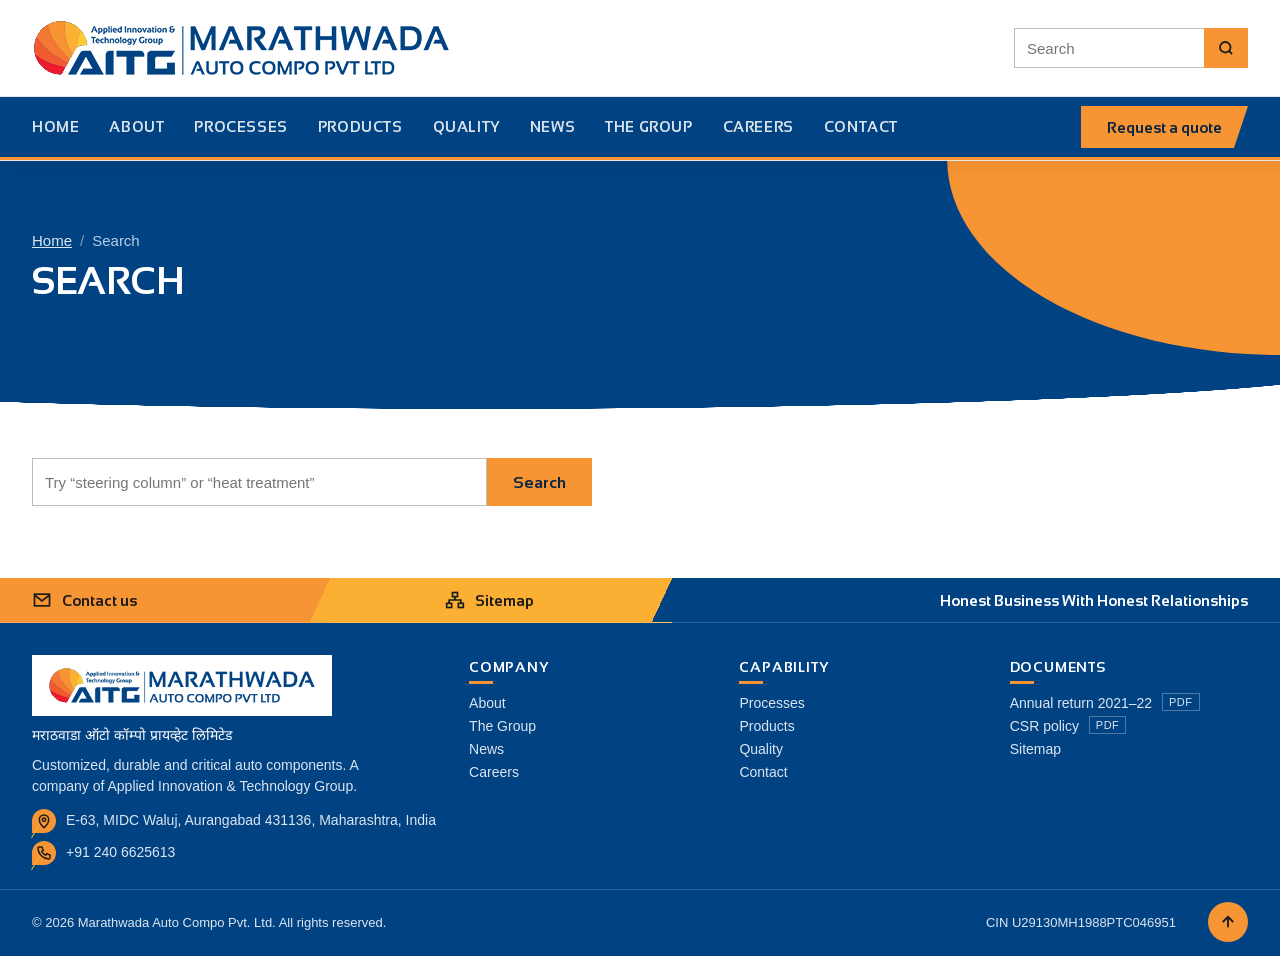
<file: search.html>
<!doctype html>
<html lang="en">
<head>
<meta charset="utf-8">
<meta name="viewport" content="width=device-width, initial-scale=1">
<title>Search | Marathwada Auto Compo Pvt. Ltd.</title>
<meta name="description" content="Search the Marathwada Auto Compo website.">
<meta name="robots" content="noindex">
<meta name="theme-color" content="#ffffff">
<link rel="icon" type="image/png" href="assets/images/favicon.png">
<link rel="preload" href="assets/fonts/sansation-latin-700.woff2" as="font" type="font/woff2" crossorigin>
<link rel="preconnect" href="https://fonts.googleapis.com">
<link rel="preconnect" href="https://fonts.gstatic.com" crossorigin>
<link rel="stylesheet" href="https://fonts.googleapis.com/css2?family=Noto+Sans+Devanagari:wght@400;600&amp;display=swap">
<link rel="stylesheet" href="assets/css/style.css">
</head>
<body>
<a class="skip" href="#main">Skip to content</a>

<header class="site-header">
  <div class="masthead">
    <div class="wrap">
      <a class="brand" href="index.html">
        <!-- AITG–MACPL logo, white-background version (macpl-logo-white.png, made from macpl-logo.png). Replace with the master artwork (SVG) from the brand custodian; never redraw it (manual p.12) -->
        <img class="brand-logo" src="assets/images/macpl-logo-white.png" width="419" height="58" alt="AITG Marathwada Auto Compo Pvt Ltd, home">
      </a>
      <form class="search" action="search.html" role="search"><label class="sr" for="q">Search the site</label><input id="q" name="q" type="search" placeholder="Search"><button type="submit" aria-label="Search"><svg width="18" height="18" viewBox="0 0 24 24" fill="none" stroke="currentColor" stroke-width="2.4" aria-hidden="true"><circle cx="11" cy="11" r="7"/><path d="m20 20-4-4"/></svg></button></form>
      <button class="menu-btn" aria-label="Open menu" aria-expanded="false" aria-controls="site-nav">
        <svg width="26" height="26" viewBox="0 0 24 24" fill="none" stroke="currentColor" stroke-width="2" aria-hidden="true"><path d="M3 6h18M3 12h18M3 18h18"/></svg>
      </button>
    </div>
  </div>
  <div class="navbar">
    <div class="wrap">
    <nav id="site-nav" class="nav" aria-label="Main">
      <a class="navlink" href="index.html">Home</a>
      <a class="navlink" href="about.html">About</a>
      <a class="navlink" href="processes.html">Processes</a>
      <a class="navlink" href="products.html">Products</a>
      <a class="navlink" href="quality.html">Quality</a>
      <a class="navlink" href="news.html">News</a>
      <a class="navlink" href="group.html">The Group</a>
      <a class="navlink" href="careers.html">Careers</a>
      <a class="navlink" href="contact.html">Contact</a>
      <a class="btn btn-sun nav-cta" href="contact.html">Request a quote</a>
      <form class="search" action="search.html" role="search"><label class="sr" for="q-m">Search the site</label><input id="q-m" name="q" type="search" placeholder="Search"><button type="submit" aria-label="Search"><svg width="18" height="18" viewBox="0 0 24 24" fill="none" stroke="currentColor" stroke-width="2.4" aria-hidden="true"><circle cx="11" cy="11" r="7"/><path d="m20 20-4-4"/></svg></button></form>
    </nav>
    </div>
  </div>
</header>

<main id="main">

<section class="page-hero compact">
  <div class="wrap">
    <nav class="crumbs" aria-label="Breadcrumb"><ol><li><a href="index.html">Home</a></li><li aria-current="page">Search</li></ol></nav>
    <h1>Search</h1>
  </div>
</section>

<section class="sec-tight">
  <div class="wrap">
    <form class="search-page" action="search.html" role="search">
      <label class="sr" for="q-page">Search the site</label>
      <input id="q-page" name="q" type="search" placeholder="Try “steering column” or “heat treatment”">
      <button class="btn btn-sun" type="submit">Search</button>
    </form>
    <p id="search-summary" class="count" aria-live="polite"></p>
    <ul id="search-results" class="results"></ul>
  </div>
</section>

</main>

<footer class="site-footer">
  <div class="foot-strip">
    <div class="wrap">
      <a class="fs-contact" href="contact.html"><svg width="20" height="20" viewBox="0 0 24 24" fill="none" stroke="currentColor" stroke-width="2" aria-hidden="true"><rect x="3" y="5" width="18" height="14"/><path d="m3 6 9 7 9-7"/></svg>Contact us</a>
      <a class="fs-map" href="sitemap.html"><svg width="20" height="20" viewBox="0 0 24 24" fill="none" stroke="currentColor" stroke-width="2" aria-hidden="true"><rect x="9" y="3" width="6" height="5"/><rect x="2" y="16" width="6" height="5"/><rect x="16" y="16" width="6" height="5"/><path d="M12 8v4M5 16v-4h14v4"/></svg>Sitemap</a>
      <p class="fs-tag">Honest Business With Honest Relationships</p>
      <!-- "Follow us on" (manual p.35): add official social profile links here once confirmed -->
    </div>
  </div>
  <div class="wrap foot">
    <div class="foot-about">
      <a class="brand" href="index.html">
        <img class="brand-logo" src="assets/images/macpl-logo-white.png" width="419" height="58" alt="AITG Marathwada Auto Compo Pvt Ltd, home">
      </a>
      <p class="mr" lang="mr">मराठवाडा ऑटो कॉम्पो प्रायव्हेट लिमिटेड</p>
      <p>Customized, durable and critical auto components. A company of Applied Innovation &amp; Technology Group.</p>
      <ul class="foot-contact">
        <li><span class="ico"><svg width="16" height="16" viewBox="0 0 24 24" fill="none" stroke="currentColor" stroke-width="2.2" aria-hidden="true"><path d="M12 22s7-6.2 7-12a7 7 0 1 0-14 0c0 5.8 7 12 7 12z"/><circle cx="12" cy="10" r="2.5"/></svg></span><span>E-63, MIDC Waluj, Aurangabad 431136, Maharashtra, India</span></li>
        <li><span class="ico"><svg width="16" height="16" viewBox="0 0 24 24" fill="none" stroke="currentColor" stroke-width="2.2" aria-hidden="true"><path d="M5 3h4l2 5-2.5 1.5a11 11 0 0 0 6 6L16 13l5 2v4a2 2 0 0 1-2 2A17 17 0 0 1 3 5a2 2 0 0 1 2-2z"/></svg></span><span><a href="tel:+912406625613">+91 240 6625613</a></span></li>
      </ul>
    </div>
    <div class="col"><h2>Company</h2><a href="about.html">About</a><a href="group.html">The Group</a><a href="news.html">News</a><a href="careers.html">Careers</a></div>
    <div class="col"><h2>Capability</h2><a href="processes.html">Processes</a><a href="products.html">Products</a><a href="quality.html">Quality</a><a href="contact.html">Contact</a></div>
    <div class="col"><h2>Documents</h2><a href="https://www.macpl-aitg.co/images/financials/MACPL-Annual-Return-2021-2022.pdf">Annual return 2021–22 <em>PDF</em></a><a href="https://www.macpl-aitg.co/images/financials/MACPL-CSR-Policy-2022.pdf">CSR policy <em>PDF</em></a><a href="sitemap.html">Sitemap</a></div>
  </div>
  <div class="wrap legal">
    <span>© <span id="year">2026</span> Marathwada Auto Compo Pvt. Ltd. All rights reserved.</span>
    <span>CIN U29130MH1988PTC046951</span>
    <button class="to-top" type="button" aria-label="Back to top" title="Back to top"><svg width="18" height="18" viewBox="0 0 24 24" fill="none" stroke="currentColor" stroke-width="2.5" aria-hidden="true"><path d="M12 19V5M5 12l7-7 7 7"/></svg></button>
  </div>
</footer>

<script src="assets/js/main.js" defer></script>
</body>
</html>
</file>
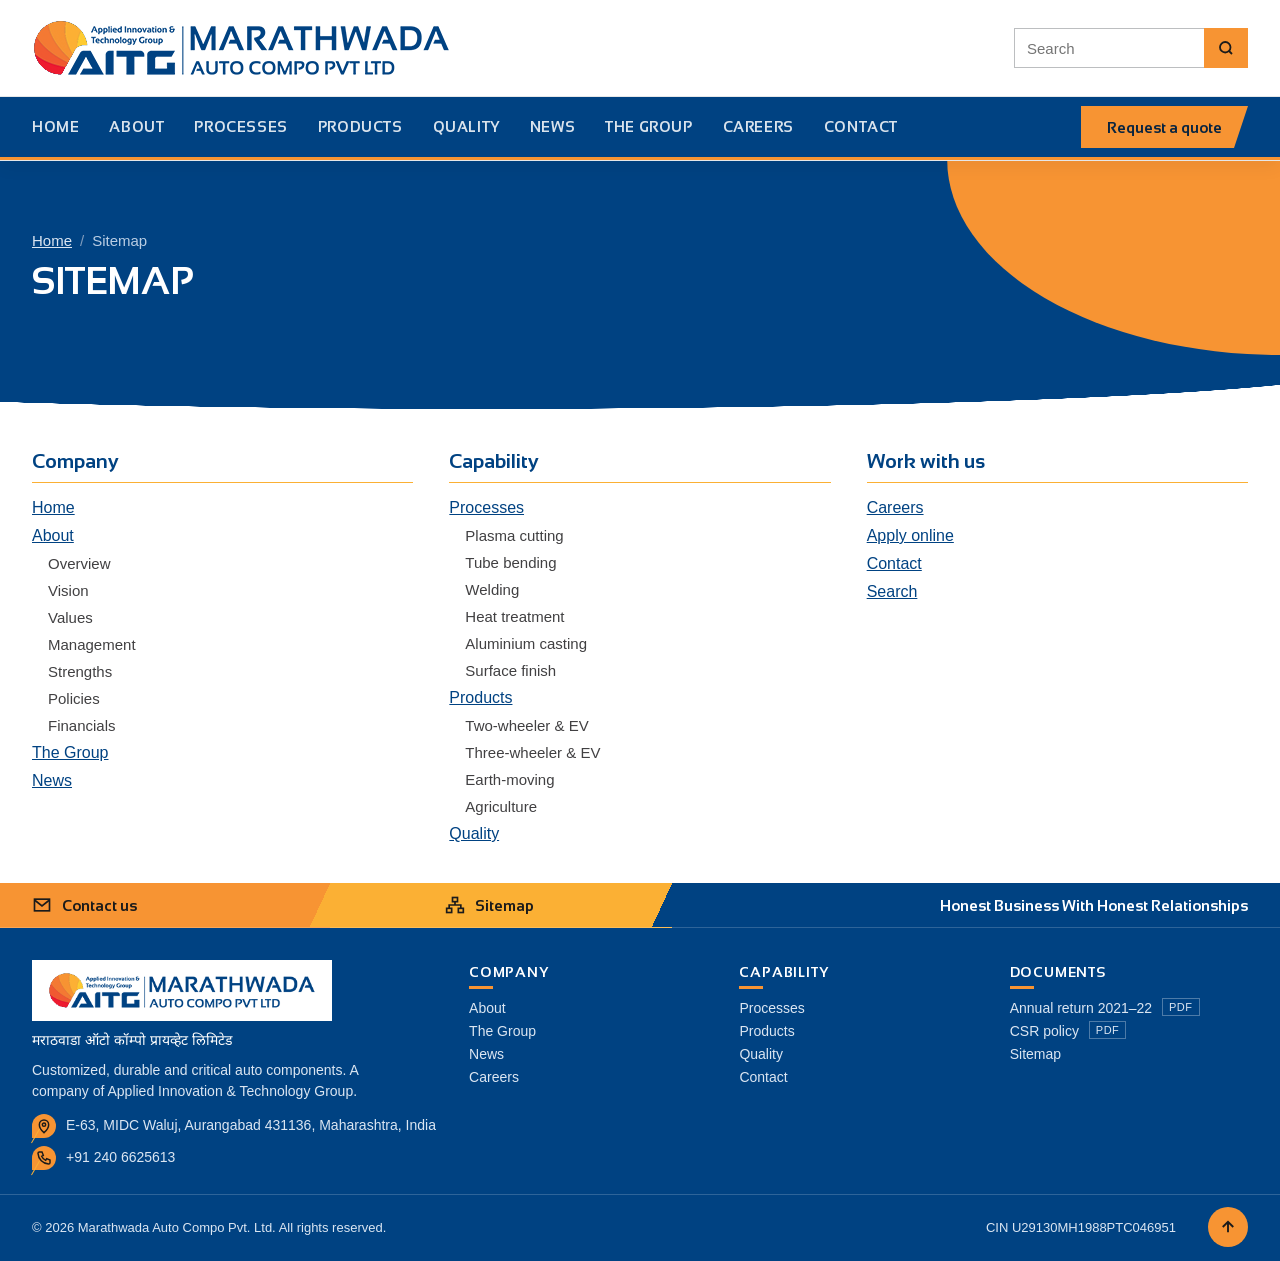
<file: sitemap.html>
<!doctype html>
<html lang="en">
<head>
<meta charset="utf-8">
<meta name="viewport" content="width=device-width, initial-scale=1">
<title>Sitemap | Marathwada Auto Compo Pvt. Ltd.</title>
<meta name="description" content="Every page on the Marathwada Auto Compo website.">
<meta name="theme-color" content="#ffffff">
<link rel="icon" type="image/png" href="assets/images/favicon.png">
<link rel="preload" href="assets/fonts/sansation-latin-700.woff2" as="font" type="font/woff2" crossorigin>
<link rel="preconnect" href="https://fonts.googleapis.com">
<link rel="preconnect" href="https://fonts.gstatic.com" crossorigin>
<link rel="stylesheet" href="https://fonts.googleapis.com/css2?family=Noto+Sans+Devanagari:wght@400;600&amp;display=swap">
<link rel="stylesheet" href="assets/css/style.css">
</head>
<body>
<a class="skip" href="#main">Skip to content</a>

<header class="site-header">
  <div class="masthead">
    <div class="wrap">
      <a class="brand" href="index.html">
        <!-- AITG–MACPL logo, white-background version (macpl-logo-white.png, made from macpl-logo.png). Replace with the master artwork (SVG) from the brand custodian; never redraw it (manual p.12) -->
        <img class="brand-logo" src="assets/images/macpl-logo-white.png" width="419" height="58" alt="AITG Marathwada Auto Compo Pvt Ltd, home">
      </a>
      <form class="search" action="search.html" role="search"><label class="sr" for="q">Search the site</label><input id="q" name="q" type="search" placeholder="Search"><button type="submit" aria-label="Search"><svg width="18" height="18" viewBox="0 0 24 24" fill="none" stroke="currentColor" stroke-width="2.4" aria-hidden="true"><circle cx="11" cy="11" r="7"/><path d="m20 20-4-4"/></svg></button></form>
      <button class="menu-btn" aria-label="Open menu" aria-expanded="false" aria-controls="site-nav">
        <svg width="26" height="26" viewBox="0 0 24 24" fill="none" stroke="currentColor" stroke-width="2" aria-hidden="true"><path d="M3 6h18M3 12h18M3 18h18"/></svg>
      </button>
    </div>
  </div>
  <div class="navbar">
    <div class="wrap">
    <nav id="site-nav" class="nav" aria-label="Main">
      <a class="navlink" href="index.html">Home</a>
      <a class="navlink" href="about.html">About</a>
      <a class="navlink" href="processes.html">Processes</a>
      <a class="navlink" href="products.html">Products</a>
      <a class="navlink" href="quality.html">Quality</a>
      <a class="navlink" href="news.html">News</a>
      <a class="navlink" href="group.html">The Group</a>
      <a class="navlink" href="careers.html">Careers</a>
      <a class="navlink" href="contact.html">Contact</a>
      <a class="btn btn-sun nav-cta" href="contact.html">Request a quote</a>
      <form class="search" action="search.html" role="search"><label class="sr" for="q-m">Search the site</label><input id="q-m" name="q" type="search" placeholder="Search"><button type="submit" aria-label="Search"><svg width="18" height="18" viewBox="0 0 24 24" fill="none" stroke="currentColor" stroke-width="2.4" aria-hidden="true"><circle cx="11" cy="11" r="7"/><path d="m20 20-4-4"/></svg></button></form>
    </nav>
    </div>
  </div>
</header>

<main id="main">

<section class="page-hero compact">
  <div class="wrap">
    <nav class="crumbs" aria-label="Breadcrumb"><ol><li><a href="index.html">Home</a></li><li aria-current="page">Sitemap</li></ol></nav>
    <h1>Sitemap</h1>
  </div>
</section>

<section class="sec-tight">
  <div class="wrap sitemap">
    <div>
      <h2>Company</h2>
      <ul>
        <li><a href="index.html">Home</a></li>
        <li><a href="about.html">About</a>
          <ul>
            <li>Overview</li>
            <li>Vision</li>
            <li>Values</li>
            <li>Management</li>
            <li>Strengths</li>
            <li>Policies</li>
            <li>Financials</li>
          </ul>
        </li>
        <li><a href="group.html">The Group</a></li>
        <li><a href="news.html">News</a></li>
      </ul>
    </div>
    <div>
      <h2>Capability</h2>
      <ul>
        <li><a href="processes.html">Processes</a>
          <ul>
            <li>Plasma cutting</li>
            <li>Tube bending</li>
            <li>Welding</li>
            <li>Heat treatment</li>
            <li>Aluminium casting</li>
            <li>Surface finish</li>
          </ul>
        </li>
        <li><a href="products.html">Products</a>
          <ul>
            <li>Two-wheeler &amp; EV</li>
            <li>Three-wheeler &amp; EV</li>
            <li>Earth-moving</li>
            <li>Agriculture</li>
          </ul>
        </li>
        <li><a href="quality.html">Quality</a></li>
      </ul>
    </div>
    <div>
      <h2>Work with us</h2>
      <ul>
        <li><a href="careers.html">Careers</a></li>
        <li><a href="careers.html">Apply online</a></li>
        <li><a href="contact.html">Contact</a></li>
        <li><a href="search.html">Search</a></li>
      </ul>
    </div>
  </div>
</section>

</main>

<footer class="site-footer">
  <div class="foot-strip">
    <div class="wrap">
      <a class="fs-contact" href="contact.html"><svg width="20" height="20" viewBox="0 0 24 24" fill="none" stroke="currentColor" stroke-width="2" aria-hidden="true"><rect x="3" y="5" width="18" height="14"/><path d="m3 6 9 7 9-7"/></svg>Contact us</a>
      <a class="fs-map" href="sitemap.html"><svg width="20" height="20" viewBox="0 0 24 24" fill="none" stroke="currentColor" stroke-width="2" aria-hidden="true"><rect x="9" y="3" width="6" height="5"/><rect x="2" y="16" width="6" height="5"/><rect x="16" y="16" width="6" height="5"/><path d="M12 8v4M5 16v-4h14v4"/></svg>Sitemap</a>
      <p class="fs-tag">Honest Business With Honest Relationships</p>
      <!-- "Follow us on" (manual p.35): add official social profile links here once confirmed -->
    </div>
  </div>
  <div class="wrap foot">
    <div class="foot-about">
      <a class="brand" href="index.html">
        <img class="brand-logo" src="assets/images/macpl-logo-white.png" width="419" height="58" alt="AITG Marathwada Auto Compo Pvt Ltd, home">
      </a>
      <p class="mr" lang="mr">मराठवाडा ऑटो कॉम्पो प्रायव्हेट लिमिटेड</p>
      <p>Customized, durable and critical auto components. A company of Applied Innovation &amp; Technology Group.</p>
      <ul class="foot-contact">
        <li><span class="ico"><svg width="16" height="16" viewBox="0 0 24 24" fill="none" stroke="currentColor" stroke-width="2.2" aria-hidden="true"><path d="M12 22s7-6.2 7-12a7 7 0 1 0-14 0c0 5.8 7 12 7 12z"/><circle cx="12" cy="10" r="2.5"/></svg></span><span>E-63, MIDC Waluj, Aurangabad 431136, Maharashtra, India</span></li>
        <li><span class="ico"><svg width="16" height="16" viewBox="0 0 24 24" fill="none" stroke="currentColor" stroke-width="2.2" aria-hidden="true"><path d="M5 3h4l2 5-2.5 1.5a11 11 0 0 0 6 6L16 13l5 2v4a2 2 0 0 1-2 2A17 17 0 0 1 3 5a2 2 0 0 1 2-2z"/></svg></span><span><a href="tel:+912406625613">+91 240 6625613</a></span></li>
      </ul>
    </div>
    <div class="col"><h2>Company</h2><a href="about.html">About</a><a href="group.html">The Group</a><a href="news.html">News</a><a href="careers.html">Careers</a></div>
    <div class="col"><h2>Capability</h2><a href="processes.html">Processes</a><a href="products.html">Products</a><a href="quality.html">Quality</a><a href="contact.html">Contact</a></div>
    <div class="col"><h2>Documents</h2><a href="https://www.macpl-aitg.co/images/financials/MACPL-Annual-Return-2021-2022.pdf">Annual return 2021–22 <em>PDF</em></a><a href="https://www.macpl-aitg.co/images/financials/MACPL-CSR-Policy-2022.pdf">CSR policy <em>PDF</em></a><a href="sitemap.html">Sitemap</a></div>
  </div>
  <div class="wrap legal">
    <span>© <span id="year">2026</span> Marathwada Auto Compo Pvt. Ltd. All rights reserved.</span>
    <span>CIN U29130MH1988PTC046951</span>
    <button class="to-top" type="button" aria-label="Back to top" title="Back to top"><svg width="18" height="18" viewBox="0 0 24 24" fill="none" stroke="currentColor" stroke-width="2.5" aria-hidden="true"><path d="M12 19V5M5 12l7-7 7 7"/></svg></button>
  </div>
</footer>

<script src="assets/js/main.js" defer></script>
</body>
</html>
</file>
<file: assets/css/style.css>
/* MACPL website — brand tokens from AITG Brand Identity Guidelines */
/* Sansation: corporate typeface (manual p.21), OFL webfont via Fontsource */
@font-face{font-family:"Sansation";font-style:normal;font-weight:400;font-display:swap;src:url(../fonts/sansation-latin-400.woff2) format("woff2")}
@font-face{font-family:"Sansation";font-style:normal;font-weight:700;font-display:swap;src:url(../fonts/sansation-latin-700.woff2) format("woff2")}
:root{
  --blue:#004282;        /* Pantone 287C — Confident & Expert Blue */
  --red:#ED1B2F; --o1:#F15A31; --o2:#F47932; /* Pantone 152C — Luminous & Determined Orange */
  --o3:#F79433; --o4:#FBB034; --yellow:#FFCC32;
  --ink:#414042;         /* Black 80% — body text (manual p.27) */
  --muted:#58595b;       /* Black 70% */
  --soft:#f4f4f4; --line:#e6e7e8;
  --on-sun:#1b1b1b;      /* text on the six sun hues */
  --head:"Sansation","Trebuchet MS",sans-serif;
  --body:"Trebuchet MS","Segoe UI",sans-serif;   /* electronic typeface (manual p.21) */
  --sec-y:40px;          /* top/bottom padding of every content section */
  --stack:20px;          /* gap between a heading and what follows it */
  --deva:"Noto Sans Devanagari","Trebuchet MS",sans-serif; /* print uses Shree-Dev-1097 */
}
*{box-sizing:border-box}
[hidden]{display:none!important}
html{scroll-behavior:smooth;scroll-padding-top:80px}
body{margin:0;background:#fff;color:var(--ink);font-family:var(--body);overflow-x:hidden}
img{max-width:100%;display:block}
a{color:var(--blue)}a:hover{color:var(--o1)}
h1,h2,h3{font-family:var(--head);font-weight:700;margin:0}
:lang(mr),:lang(sa){font-family:var(--deva)}
.sr{position:absolute;width:1px;height:1px;overflow:hidden;clip:rect(0 0 0 0);white-space:nowrap}
.wrap{max-width:1280px;margin:0 auto;padding:0 32px}
.sec,.sec-tight,.group-sec,.contact-sec{padding:var(--sec-y) 0}
.sec-h{font-size:34px;line-height:1.12;color:var(--blue)}
.lead{font-size:18px;line-height:1.7;max-width:60ch}
.skip{position:absolute;left:-999px;top:0;background:var(--yellow);color:#000;padding:10px 14px;z-index:100}
.skip:focus{left:8px}
:focus-visible{outline:3px solid var(--o4);outline-offset:2px}

/* Header: blue masthead (logo, search) + white nav bar (manual p.35, current site) */
.site-header{position:sticky;top:-96px;z-index:50;background:#fff;box-shadow:0 1px 0 var(--line),0 6px 18px rgba(0,0,0,.06)}
.masthead{background:#fff;border-bottom:1px solid var(--line)}
.masthead .wrap{height:96px;display:flex;align-items:center;gap:24px}
.brand{display:block;flex:0 1 419px;min-width:0;line-height:0;text-decoration:none}
/* 58px tall = above the 55px digital minimum (manual p.15) */
.brand-logo{display:block;width:100%;height:auto}
.search{display:flex;flex:none;margin-left:auto}
.search input{width:190px;min-height:40px;border:1px solid #bcbec0;border-right:0;padding:8px 12px;font-size:15px}
.search button{display:inline-flex;align-items:center;justify-content:center;width:44px;min-height:40px;border:0;background:var(--o3);color:var(--on-sun);cursor:pointer}
.search button:hover{background:var(--o4)}
/* menu bar: brand blue, orange line above the page banner */
.navbar{background:var(--blue);border-bottom:3px solid var(--o3)}
.navbar .wrap{display:flex}
.nav{display:flex;align-items:center;flex:1;gap:4px}
.nav .search{display:none}
.nav a.navlink{position:relative;display:flex;align-items:center;min-height:60px;padding:0 13px;font-family:var(--head);font-weight:700;font-size:14.5px;letter-spacing:.6px;text-transform:uppercase;color:rgba(255,255,255,.85);text-decoration:none;transition:color .2s}
.nav a.navlink:first-child{margin-left:-13px}
/* slanted orange underline: slides in on hover, stays on the current page */
.nav a.navlink::after{content:"";position:absolute;left:13px;right:13px;bottom:12px;height:4px;background:linear-gradient(90deg,var(--o2),var(--o4));transform:scaleX(0) skewX(-30deg);transform-origin:left;transition:transform .25s cubic-bezier(.2,.7,.2,1)}
.nav a.navlink:hover{color:#fff}
.nav a.navlink:hover::after,.nav a.navlink[aria-current="page"]::after{transform:scaleX(1) skewX(-30deg)}
.nav a.navlink[aria-current="page"]{color:#fff}
.nav .nav-cta{margin-left:auto;min-height:42px;font-size:15px}
.menu-btn{display:none;flex:none;margin-left:auto;background:none;border:0;width:48px;height:48px;cursor:pointer;color:var(--blue)}

/* Buttons */
.btn{display:inline-flex;align-items:center;justify-content:center;min-height:48px;padding:0 26px;font-family:var(--head);font-weight:700;font-size:16px;text-decoration:none;border:0;cursor:pointer;clip-path:polygon(0 0,100% 0,calc(100% - 14px) 100%,0 100%)}
.btn-sun{background:var(--o3);color:#0a2540}.btn-sun:hover{background:var(--o4);color:#0a2540}
.btn-line{color:#fff;box-shadow:inset 0 0 0 2px rgba(255,255,255,.55);clip-path:none}
.btn-line:hover{color:#fff;box-shadow:inset 0 0 0 2px #fff}

/* Hero */
.hero{background:var(--blue);color:#fff;overflow:hidden}
.hero-grid{display:flex;flex-wrap:wrap;gap:40px;align-items:center;padding-top:48px}
.hero-text{flex:1 1 520px;padding-bottom:48px;animation:fadeUp .9s .3s cubic-bezier(.2,.7,.2,1) both}
.hero-kicker{margin:0 0 20px;color:var(--o4);font-size:16px}
.hero h1{font-size:52px;line-height:1.04;letter-spacing:-.5px;max-width:14ch;text-transform:uppercase}
.hero h1 em{font-style:normal;color:var(--o4)}
.hero p.sub{margin:20px 0 0;font-size:17px;line-height:1.6;max-width:52ch;color:#dbe6f2}
.hero-ctas{display:flex;flex-wrap:wrap;gap:14px;margin-top:28px}
/* hero photo cut by the 60° diagonal, with an orange stripe (manual p.23) */
.hero-media{position:relative;flex:1 1 460px;align-self:stretch;min-height:400px;margin:-48px 0 0;margin-right:calc(-1 * max(32px,(100vw - 1280px)/2 + 32px));animation:cutIn 1s .2s cubic-bezier(.2,.7,.2,1) both}
.hero-media img{position:absolute;inset:0;width:100%;height:100%;object-fit:cover;clip-path:polygon(30% 0,100% 0,100% 100%,0 100%)}
.hero-media::before{content:"";position:absolute;top:0;bottom:0;left:-34px;width:calc(30% + 52px);background:linear-gradient(var(--o4),var(--o2));clip-path:polygon(calc(100% - 18px) 0,100% 0,18px 100%,0 100%)}
.hero-media figcaption{position:absolute;right:max(32px,(100vw - 1280px)/2 + 32px);bottom:28px;padding:10px 16px;background:rgba(0,66,130,.9);color:#fff;font-size:14px}
.hero-media figcaption::before{content:"";display:inline-block;width:10px;height:10px;margin-right:10px;border-radius:50%;background:var(--o3)}
@keyframes rise{from{transform:translateY(105%)}to{transform:none}}
@keyframes cutIn{from{transform:translateX(160px);opacity:0}to{transform:none;opacity:1}}
@keyframes fadeUp{from{opacity:0;transform:translateY(16px)}to{opacity:1;transform:none}}
.facts{background:#fff}
.facts .wrap{display:grid;grid-template-columns:repeat(auto-fit,minmax(220px,1fr))}
.fact{padding:18px 24px;border-right:1px solid var(--line)}
.fact:first-child{border-left:1px solid var(--line)}
.fact b{display:block;font-family:var(--head);font-weight:700;font-size:30px;color:var(--blue)}
.fact span{font-size:15px;color:var(--muted)}
/* orange→blue diagonal bar (manual p.23 construct) */
.brand-bar{height:8px;background:linear-gradient(115deg,var(--o3) 0 52%,var(--blue) 52% 100%)}

/* Image placeholders — replace with <img> */
.ph{background-color:#e7ecf3;background-image:repeating-linear-gradient(120deg,rgba(0,66,130,.07) 0 2px,transparent 2px 14px);background-size:cover;background-position:center;display:flex;align-items:flex-end;padding:20px}
.ph-label{font-size:14px;color:#33475f;background:#fff;padding:6px 10px}

/* About */
.split{display:flex;flex-wrap:wrap;gap:64px;align-items:center}
.about-media{flex:1 1 420px;position:relative;min-height:420px}
.about-media .ph{position:absolute;inset:0;clip-path:polygon(0 0,100% 0,72% 100%,0 100%)}
.about-badge{position:absolute;right:0;bottom:0;width:168px;height:168px;background:var(--blue);color:#fff;display:flex;flex-direction:column;justify-content:center;align-items:flex-end;text-align:right;padding:22px;clip-path:polygon(30% 0,100% 0,100% 100%,0 100%)}
.about-badge b{font-family:var(--head);font-size:34px}
.about-badge span{font-size:14px;color:#dbe6f2}
.about-copy{flex:1 1 480px}
.about-copy h2{max-width:18ch}
.about-copy p{margin:24px 0 0}
.people-mini{display:flex;flex-wrap:wrap;gap:32px;margin-top:36px;align-items:center}

/* Processes */
.bg-soft{background:var(--soft)}
.sec-top{display:flex;flex-wrap:wrap;justify-content:space-between;gap:24px;align-items:flex-end}
.sec-top p{margin:0;font-size:17px;line-height:1.7;max-width:52ch;color:var(--muted)}
.proc{margin-top:0;background:#fff;box-shadow:0 1px 0 #dcdddf}
.proc-body{flex:999 1 560px;min-width:0;display:flex;flex-wrap:wrap}
.proc-text{flex:1 1 360px;padding:32px 36px;display:flex;flex-direction:column;gap:14px}
.proc-text h3{font-size:26px;color:var(--blue);text-transform:uppercase}
.proc-text p{margin:0;font-size:16px;line-height:1.6;max-width:48ch}
.hue-bar{width:48px;height:6px}
.tags{display:flex;flex-wrap:wrap;gap:10px}
.tags span{font-size:14px;padding:8px 12px;background:var(--soft);color:var(--blue)}
.proc-media{flex:1 1 300px;min-height:340px;clip-path:polygon(16% 0,100% 0,100% 100%,0 100%)}
.anim-in{animation:panelIn .45s cubic-bezier(.2,.7,.2,1)}
@keyframes panelIn{from{opacity:0;transform:translateX(18px)}to{opacity:1;transform:none}}

/* Products */
.pill{font-family:var(--body);font-size:15px;border:0;cursor:pointer;min-height:44px;padding:0 18px;border-radius:22px;background:#ececed;color:var(--ink);transition:background .2s,color .2s}
.pill[aria-pressed="true"]{background:var(--blue);color:#fff}
.count{margin:20px 0 0;font-size:15px;color:var(--muted)}
.seg-head{margin:var(--sec-y) 0 0;padding-bottom:10px;border-bottom:1px solid var(--o4);font-size:22px;color:var(--blue);text-transform:uppercase}
.grid-products{display:grid;grid-template-columns:repeat(auto-fill,minmax(160px,1fr));gap:16px;margin-top:14px}
.grid-products .seg{display:none}
.grid-products .product h3{font-size:15px;margin:0}
.grid-products .product p{font-size:13px}
.seg-head{font-size:18px!important}
.product{border-bottom:3px solid var(--blue)}
.product .ph{aspect-ratio:4/3;padding:14px}
.product .meta{padding:10px 0 12px}
.seg{font-size:13px;font-weight:700;letter-spacing:.6px;text-transform:uppercase;color:var(--blue)}
.seg::before{content:"/ ";color:var(--o2)}
.product h3{margin-top:4px;font-size:17px;line-height:1.3;color:var(--blue)}
.product p{margin:4px 0 0;font-size:14px;line-height:1.55;color:var(--muted)}
.cta-band{margin-top:var(--sec-y);display:flex;flex-wrap:wrap;gap:20px;align-items:center;justify-content:space-between;padding:20px 28px;background:var(--blue);color:#fff}
.cta-band p{margin:0;font-family:var(--head);font-size:19px;max-width:48ch}

/* Dark (brand blue) sections */
.dark{background:var(--blue);color:#fff}
.dark .sec-h{color:#fff}
.dark p.lead{color:#dbe6f2}
.quote{margin:40px 0 0;max-width:56ch}
.quote p{margin:0;font-family:var(--head);font-size:22px;line-height:1.5}
.quote footer{margin-top:14px;font-size:15px;color:var(--o4)}
.q-grid{flex:1 1 440px;display:grid;grid-template-columns:repeat(2,minmax(0,1fr));gap:2px;background:rgba(255,255,255,.18);align-self:flex-start}
.q-grid div{background:var(--blue);padding:28px}
.q-grid h3{font-size:20px}
.q-grid p{margin:10px 0 0;font-size:15px;line-height:1.6;color:#dbe6f2}
.q-grid .wide{grid-column:span 2}

/* Leadership */
.people{display:grid;grid-template-columns:repeat(auto-fit,minmax(220px,1fr));gap:32px;margin-top:var(--stack)}
.avatar{aspect-ratio:1/1;max-width:140px;clip-path:circle(50% at 50% 50%)}
.person h3{margin-top:20px;font-size:22px;color:var(--blue)}
.person .role{margin:4px 0 0;font-size:15px;font-weight:700;color:var(--muted)}
.person p.bio{margin:12px 0 0;font-size:16px;line-height:1.6;max-width:40ch}
.plant{background:var(--soft);padding:32px;align-self:start}
.plant h3{font-size:20px;color:var(--blue)}
.plant ul{list-style:none;margin:18px 0 0;padding:0;display:flex;flex-direction:column;gap:12px}

/* Values with word-marks (manual p.8, values poster p.46) */
.values{list-style:none;margin:var(--stack) 0 0;padding:0;display:grid;grid-template-columns:repeat(auto-fit,minmax(260px,1fr));gap:4px}
.values>li{padding:20px 22px;color:var(--on-sun)}
.values .num{font-size:14px}
.wm{display:block;margin-top:14px;font-family:var(--head);font-weight:700;font-size:24px;line-height:1.15;letter-spacing:.5px}
.wm .mk{position:relative;display:inline-block}
.wm .mk svg{position:absolute;left:50%;width:.62em;height:.62em;transform:translateX(-50%)}
.wm .mk-top svg{bottom:96%}
.wm .mk-under svg{top:96%;height:.34em}
.wm .mk-star{width:.78em;height:.78em;vertical-align:-.04em}
.wm .mk-star svg{position:static;width:100%;height:100%;transform:none}
.values ul{margin:12px 0 0;padding-left:18px;font-size:14px;line-height:1.45}
.values ul li+li{margin-top:3px}
.v1{background:var(--red)}.v2{background:var(--o1)}.v3{background:var(--o2)}
.v4{background:var(--o3)}.v5{background:var(--o4)}.v6{background:var(--yellow)}

/* Brand essence: circle cut by a diagonal (manual p.5, p.23) */
.essence{display:flex;flex-wrap:wrap;align-items:center;gap:24px 48px}
.disc{position:relative;flex:0 1 240px;aspect-ratio:1}
.disc svg{position:absolute;inset:0;width:100%;height:100%}
.disc h2{position:absolute;left:8%;top:50%;width:54%;transform:translateY(-50%);text-align:right;color:var(--o3);font-size:26px;line-height:1.05;text-transform:uppercase}
.essence-body{flex:1 1 380px}
.essence-list{list-style:none;margin:0;padding:0;display:flex;flex-direction:column;gap:10px}
.essence-list li{font-family:var(--head);font-weight:700;font-size:22px;color:var(--blue)}
.essence-list li:nth-child(2){margin-left:-14px}.essence-list li:nth-child(3){margin-left:-28px}
.essence-list li::before{content:"• ";color:#939598}
.essence-body p{margin:28px 0 0;padding-top:20px;border-top:1px solid #939598;font-size:17px;line-height:1.7;max-width:48ch}

/* Vision statement (manual p.7, vision poster p.47) */
.vision{margin:40px 0 0;text-align:center;font-family:var(--head);font-weight:700;line-height:1.08}
.vision>span{display:block}
.vision-panel{margin-top:var(--stack);padding:32px 24px 36px;background:var(--blue)}
.vision-panel .vision{margin:0}
.vision .va{font-size:clamp(26px,4vw,48px);color:#fff}
.vision .vb{font-size:clamp(36px,6vw,72px);color:var(--o4)}
.vision .vc{font-size:clamp(20px,2.8vw,34px);color:#fff}
.vision .vc i{font-style:normal;color:var(--o3);letter-spacing:-2px;padding:0 10px}
.vision .vd{font-size:clamp(40px,6.4vw,78px);color:var(--o3)}
.vision .globe{display:inline-block;width:.74em;height:.74em;vertical-align:-.04em}
.tagline-band{margin:32px auto 0;max-width:max-content;padding:14px 28px;background:var(--o3);color:var(--on-sun);font-family:var(--head);font-weight:700;font-size:20px;text-align:center;clip-path:polygon(12px 0,100% 0,calc(100% - 12px) 100%,0 100%)}

/* The rising sun: what the identity means (manual p.10, p.17) */
.swatches{display:grid;grid-template-columns:repeat(auto-fit,minmax(200px,1fr));gap:20px;margin-top:var(--stack)}
.swatch .chip{height:56px}
.swatch .chip.sun{background:linear-gradient(90deg,var(--yellow) 0 16.66%,var(--o4) 0 33.33%,var(--o3) 0 50%,var(--o2) 0 66.66%,var(--o1) 0 83.33%,var(--red) 0)}
.swatch h3{margin-top:10px;font-size:20px;color:var(--blue)}
.swatch p{margin:8px 0 0;font-size:16px;line-height:1.6;color:var(--muted)}

/* Founder (visionary poster p.48) */
.visionary{display:grid;grid-template-columns:minmax(0,1fr) minmax(0,1fr);gap:48px;align-items:center}
.visionary blockquote{margin:0}
.visionary .q1{font-family:var(--head);font-weight:700;font-size:34px;line-height:1.05;color:var(--o2)}
.visionary .q1 small{display:block;margin-top:6px;font-size:20px;color:var(--muted)}
.visionary .q2{margin-top:16px;font-weight:600;font-size:30px;line-height:1.2;color:var(--o2)}
.visionary .q2 small{display:block;font-size:20px;color:var(--muted)}
.visionary .who{margin:28px 0 0;font-size:16px;color:var(--muted)}

/* Careers */
.careers{display:flex;flex-wrap:wrap;background:var(--blue);color:#fff}
.careers .txt{flex:1 1 520px;padding:56px 48px}
.careers h2{font-size:38px;line-height:1.15;max-width:20ch}
.careers p{margin:18px 0 28px;font-size:17px;line-height:1.7;max-width:52ch;color:#dbe6f2}
.careers .ph{flex:1 1 360px;min-height:280px;clip-path:polygon(22% 0,100% 0,100% 100%,0 100%);justify-content:flex-end}

/* Forms */
.contact-info{flex:1 1 380px}
.form-box{flex:1 1 520px;background:var(--soft);padding:28px}
.form-grid{display:grid;grid-template-columns:repeat(auto-fit,minmax(200px,1fr));gap:12px}
.field{display:flex;flex-direction:column;gap:6px}
.field.full{grid-column:1/-1}
.field label{font-size:15px}
input,textarea,select{font-family:var(--body);font-size:15px;border:1px solid #bcbec0;padding:9px 12px;min-height:44px;width:100%;background:#fff;color:var(--ink)}
input[type="file"]{padding:10px}
textarea{min-height:96px;resize:vertical}
.field .err{font-size:14px;color:#b3261e;min-height:0}
.field .hint{font-size:14px;color:var(--muted)}
input[aria-invalid="true"],textarea[aria-invalid="true"]{border-color:#b3261e}
.form-box .btn{margin-top:16px}
.form-status:empty{display:none}
.sent{min-height:360px;display:flex;flex-direction:column;justify-content:center;gap:12px}
.sent h3{font-size:28px;color:var(--blue)}
.sent p{margin:0;font-size:17px;line-height:1.6}

/* Footer */
.site-footer{position:relative;overflow:hidden;background:var(--blue);color:#dbe6f2}
/* Contact us | Sitemap | tagline strip (manual p.35–36) */
.foot-strip{background:linear-gradient(115deg,var(--o3) 0 calc(50% - 290px),var(--o4) calc(50% - 290px) calc(50% + 20px),var(--blue) calc(50% + 20px));border-bottom:1px solid rgba(255,255,255,.18)}
.foot-strip .wrap{display:grid;grid-template-columns:minmax(0,1fr) minmax(0,1fr) minmax(0,1.3fr);align-items:center;min-height:44px}
.foot-strip a{display:inline-flex;align-items:center;gap:10px;min-height:44px;font-size:15px;color:var(--on-sun);font-family:var(--head);font-weight:700;text-decoration:none}
.foot-strip a:hover{color:var(--on-sun);text-decoration:underline}
.foot-strip a.fs-map{padding-left:12%}
.foot-strip .fs-tag{margin:0;justify-self:end;font-size:15px;font-family:var(--head);font-weight:700;color:#fff}
.foot,.legal{position:relative;z-index:1}
.foot{display:grid;grid-template-columns:minmax(0,1.7fr) repeat(3,minmax(0,1fr));gap:32px;padding-top:32px;padding-bottom:24px;font-size:14px}
.foot-about .brand{width:300px;max-width:100%;padding:12px 16px;background:#fff}
.foot-about .mr{margin:10px 0 0;font-size:14px;color:#fff}
.foot-about p{margin:8px 0 0;line-height:1.5;max-width:46ch}
.foot-contact{list-style:none;margin:12px 0 0;padding:0;display:flex;flex-direction:column;gap:8px;line-height:1.4}
.foot-contact li{display:flex;gap:10px;align-items:center}
/* orange icon disc with a slash (letterhead / e-mailer footer, manual p.27) */
.ico{position:relative;flex:none;display:inline-flex;align-items:center;justify-content:center;width:24px;height:24px;border-radius:50% 50% 50% 0;background:var(--o3);color:var(--on-sun)}
.ico::after{content:"";position:absolute;left:3px;bottom:-6px;width:1px;height:16px;background:var(--o4);transform:rotate(30deg)}
.foot-about .btn{margin-top:26px;min-height:44px;font-size:15px}
.foot .col{display:flex;flex-direction:column;gap:7px;padding-top:4px}
.foot .col h2{margin:0 0 4px;font-family:var(--head);font-size:14px;font-weight:700;letter-spacing:.8px;text-transform:uppercase;color:#fff}
.foot .col h2::after{content:"";display:block;width:24px;height:3px;margin-top:6px;background:var(--o3)}
.foot a{color:#dbe6f2;text-decoration:none}
.foot a:hover{color:#fff}
.foot .col a{align-self:flex-start;transition:color .2s,transform .2s}
.foot .col a:hover{transform:translateX(4px)}
.foot .col em{font-style:normal;font-size:11px;letter-spacing:.5px;margin-left:6px;padding:2px 6px;border:1px solid rgba(255,255,255,.3);vertical-align:2px}
.foot .btn-sun,.foot .btn-sun:hover{color:#0a2540}
.legal{border-top:1px solid rgba(255,255,255,.18);padding-top:12px;padding-bottom:14px;font-size:13px;display:flex;flex-wrap:wrap;justify-content:space-between;align-items:center;gap:12px 32px}
.legal span:first-child{margin-right:auto}
.to-top{border:0;cursor:pointer;display:inline-flex;align-items:center;justify-content:center;width:40px;height:40px;border-radius:50%;background:var(--o3);color:var(--on-sun);text-decoration:none;transition:background .2s,transform .2s}
.to-top:hover{background:var(--o4);color:var(--on-sun);transform:translateY(-2px)}

/* Page hero (inner pages): blue with orange crescent and curved lower edge (manual p.24, posters p.46–48) */
.page-hero{--next:#fff;position:relative;background:var(--blue);color:#fff;overflow:hidden}
.page-hero.to-soft{--next:var(--soft)}
.page-hero::before{content:"";position:absolute;top:0;right:0;width:26%;height:78%;background:var(--o3);clip-path:ellipse(100% 100% at 100% 0)}
.page-hero::after{content:"";position:absolute;left:0;right:0;bottom:-1px;height:44px;background:radial-gradient(ellipse 72% 100% at 38% 0,transparent 0 95%,#fff 95.4% 97.6%,var(--next) 98%)}
/* one fixed height for every inner page; content is centred inside it */
.page-hero .wrap{position:relative;z-index:1;height:250px;padding-top:8px;padding-bottom:44px;display:flex;flex-direction:column;justify-content:center}
.crumbs ol{list-style:none;margin:0 0 12px;padding:0;display:flex;flex-wrap:wrap;gap:8px;font-size:15px;color:#b9cde3}
.crumbs li+li::before{content:"/";margin-right:8px;color:#7f9cbd}
.crumbs a{color:#dbe6f2}.crumbs a:hover{color:var(--o4)}
.page-hero h1{font-size:38px;line-height:1.08;letter-spacing:-.4px;max-width:34ch;text-transform:uppercase;animation:fadeUp .8s .1s cubic-bezier(.2,.7,.2,1) both}
.page-hero .sub{margin:12px 0 0;font-size:17px;line-height:1.5;max-width:64ch;color:#dbe6f2}
.eyebrow{margin:0 0 14px;color:var(--o4);font-size:16px}

/* Teaser cards (home) */
.cards{display:grid;grid-template-columns:repeat(auto-fill,minmax(260px,1fr));gap:28px;margin-top:var(--stack)}
.card{display:flex;flex-direction:column;background:#fff;color:inherit;text-decoration:none;border-bottom:3px solid var(--blue);transition:transform .25s,border-color .25s}
.card:hover{color:inherit;transform:translateY(-4px);border-bottom-color:var(--o3)}
.card img{aspect-ratio:4/3;object-fit:cover;width:100%}
.card .meta{padding:20px 22px 24px;display:flex;flex-direction:column;gap:10px;flex:1}
.card h3{font-size:21px;line-height:1.3;color:var(--blue)}
.card p{margin:0;font-size:15px;line-height:1.55;color:var(--muted)}
.card .more{margin-top:auto;padding-top:8px;font-family:var(--head);font-weight:700;font-size:15px;color:var(--blue)}
.card:hover .more{color:var(--o1)}
.sec-link{display:inline-block;margin-top:28px;font-family:var(--head);font-weight:700}
.dark a.sec-link{color:var(--o4)}.dark a.sec-link:hover{color:#fff}

/* About: left sub-menu (manual p.36, current site's About / Management / Strengths / Financials tabs) */
/* About: horizontal tab bar under the page header (as on the current site) */
.subnav-layout{display:block}
.subnav,.tabbar{display:flex;flex-wrap:wrap;justify-content:center;gap:4px 36px;margin:0 0 var(--sec-y);border-bottom:1px solid var(--o4)}
.subnav a,.tabbar .tab{position:relative;display:flex;align-items:center;min-height:52px;padding:0;border:0;background:none;cursor:pointer;color:var(--blue);text-decoration:none;font-family:var(--head);font-weight:700;font-size:19px;letter-spacing:.5px;text-transform:uppercase;transition:color .2s}
/* orange pointer under the active tab */
.subnav a::after,.tabbar .tab::after{content:"";position:absolute;left:50%;bottom:-11px;border:6px solid transparent;border-top:10px solid var(--o3);transform:translateX(-50%);opacity:0;transition:opacity .2s}
.subnav a:hover,.subnav a[aria-current="true"],.tabbar .tab:hover,.tabbar .tab[aria-selected="true"],.tabbar .tab[aria-pressed="true"]{color:var(--o3)}
.subnav a[aria-current="true"]::after,.tabbar .tab[aria-selected="true"]::after,.tabbar .tab[aria-pressed="true"]::after{opacity:1}
.subnav-body>section{padding-bottom:0;scroll-margin-top:170px}
.tabbed>section:not(.on){display:none}
.subnav-body>section:last-child{padding-bottom:0}
.subnav-body .sec-h{font-size:28px;text-transform:uppercase}
.subnav-body .sec-h+.lead,.subnav-body .lead+.lead{margin-top:20px}
.strengths{list-style:none;margin:var(--stack) 0 0;padding:0;display:grid;grid-template-columns:repeat(auto-fit,minmax(240px,1fr));gap:0;padding:1px 0 0 1px}
.strengths li{background:#fff;padding:18px;border:1px solid var(--line);margin:-1px 0 0 -1px}
.strengths b{display:block;font-family:var(--head);font-size:19px;color:var(--blue)}
.strengths span{display:block;margin-top:8px;font-size:15px;line-height:1.55;color:var(--muted)}
.doc-list{list-style:none;margin:28px 0 0;padding:0;display:grid;grid-template-columns:repeat(auto-fit,minmax(260px,1fr));gap:16px}
.doc-list a{display:flex;justify-content:space-between;align-items:center;gap:16px;padding:22px 24px;background:var(--soft);border-left:6px solid var(--o3);font-family:var(--head);font-weight:700;text-decoration:none}
.doc-list em{font-style:normal;font-size:12px;padding:3px 8px;background:var(--blue);color:#fff}

/* About: milestones */
.milestones{display:grid;grid-template-columns:repeat(auto-fit,minmax(180px,1fr));gap:16px;margin-top:var(--stack)}
.milestone{background:var(--soft);padding:18px;border-top:6px solid var(--o3)}
.milestone b{display:block;font-family:var(--head);font-size:26px;color:var(--blue)}
.milestone p{margin:6px 0 0;font-size:14px;line-height:1.5}

/* Quality: TPM parameters */
.tpm{display:grid;grid-template-columns:repeat(auto-fit,minmax(140px,1fr));gap:4px;margin-top:var(--stack)}
.tpm div{padding:16px 18px;min-height:88px;display:flex;flex-direction:column;justify-content:space-between;color:var(--on-sun)}
.tpm span{font-size:14px}
.tpm b{font-family:var(--head);font-size:20px;font-weight:700}
.certs{list-style:none;margin:var(--stack) 0 0;padding:0;display:grid;grid-template-columns:repeat(auto-fit,minmax(160px,1fr));gap:12px}
.certs li{padding:16px 18px;background:var(--soft);border-top:6px solid var(--blue)}
.certs b{display:block;font-family:var(--head);font-size:22px;color:var(--blue)}
.certs span{display:block;margin-top:8px;font-size:15px;line-height:1.5;color:var(--muted)}
.policy{list-style:none;margin:var(--stack) 0 0;padding:0;display:flex;flex-direction:column;gap:10px;max-width:70ch;font-size:15px;line-height:1.5}
.policy li{display:flex;gap:16px}
.policy li b{flex:none;display:inline-flex;align-items:center;justify-content:center;width:28px;height:28px;background:var(--o3);color:var(--on-sun);font-family:var(--head)}

/* Group: company grid */
.company-grid{list-style:none;margin:var(--stack) 0 0;padding:0;display:grid;grid-template-columns:repeat(auto-fit,minmax(260px,1fr));gap:10px}
.company-grid li{background:var(--soft);border-left:6px solid var(--blue);padding:12px 18px;display:flex;flex-direction:column;gap:2px;min-height:64px;justify-content:center}
.company-grid b{font-family:var(--head);font-size:16px;font-weight:700;color:var(--blue)}
.company-grid span{font-size:15px;color:var(--muted)}
.company-grid a{font-size:15px;align-self:flex-start}

/* Careers: lists */
.ticks{list-style:none;margin:20px 0 0;padding:0;display:flex;flex-direction:column;gap:8px;font-size:16px;line-height:1.5}
.ticks li{padding-left:28px;position:relative}
.ticks li::before{content:"";position:absolute;left:0;top:.6em;width:14px;height:6px;background:var(--o3)}
.notice{margin-top:24px;padding:18px 22px;background:var(--soft);border-left:6px solid var(--o3);font-size:17px;line-height:1.6}
.notice p{margin:0}.notice p+p{margin-top:10px}
.two-col{display:grid;grid-template-columns:minmax(0,5fr) minmax(0,6fr);gap:48px;align-items:start}
.two-col .lead{margin:14px 0 0;font-size:16px;line-height:1.6}

/* News */
.article{max-width:820px}
.article h2{font-size:24px;line-height:1.2;color:var(--blue);padding-bottom:16px;border-bottom:1px solid var(--o4)}
.article .meta-line{margin:14px 0 0;font-size:15px;color:var(--muted)}
.article p{font-size:15px;line-height:1.6}

/* Search & sitemap */
.results{list-style:none;margin:32px 0 0;padding:0;display:flex;flex-direction:column;gap:2px;max-width:820px}
.results a{display:block;padding:20px 24px;background:var(--soft);text-decoration:none;border-left:6px solid var(--blue)}
.results a:hover{border-left-color:var(--o3)}
.results b{display:block;font-family:var(--head);font-size:19px}
.results span{display:block;margin-top:6px;font-size:15px;line-height:1.5;color:var(--muted)}
.search-page{display:flex;max-width:560px;margin-top:8px}
.search-page input{flex:1}
.search-page .btn{clip-path:none;min-height:48px}
.sitemap{display:grid;grid-template-columns:repeat(auto-fit,minmax(220px,1fr));gap:36px;margin:0}
.sitemap h2{font-size:20px;color:var(--blue);padding-bottom:10px;border-bottom:1px solid var(--o4)}
.sitemap ul{list-style:none;margin:16px 0 0;padding:0;display:flex;flex-direction:column;gap:10px;font-size:16px}
.sitemap ul ul{margin:10px 0 0 16px;font-size:15px}

/* Contact page */
.contact-layout{display:grid;grid-template-columns:minmax(0,5fr) minmax(0,7fr);gap:32px;align-items:stretch}
.contact-layout .contact-info{display:flex;flex-direction:column;gap:2px;background:var(--line)}
.contact-name{background:var(--blue);color:#fff;padding:22px}
.contact-name h2{font-size:20px;text-transform:uppercase}
.contact-name p{margin:6px 0 0;font-size:16px;color:#dbe6f2}
.contact-info .contact-tiles{margin:0;display:grid;grid-template-columns:1fr 1fr;gap:2px}
.contact-tiles div{background:var(--soft);padding:20px 22px}
.contact-tiles .wide{grid-column:1/-1}
.contact-tiles dt{font-size:13px;font-weight:700;letter-spacing:.6px;text-transform:uppercase;color:var(--blue);margin-bottom:6px}
.contact-tiles dd{margin:0;font-size:16px;line-height:1.6}
.contact-tiles dd a{white-space:nowrap}
.contact-tiles .cin{margin-top:6px;font-size:14px;color:var(--muted)}
.map{flex:1;width:100%;min-height:160px;border:0;display:block;background:var(--soft)}
.contact-layout .form-box{padding:24px 28px}
.contact-layout .sent{min-height:100%}

/* Responsive */
@media (max-width:1080px){
  .site-header{top:0}
  .hero-text{padding-bottom:48px}
  .hero-media{flex-basis:100%;min-height:340px;margin:0 calc(-1 * 32px) 0 0}
  .hero-media img{clip-path:polygon(18% 0,100% 0,100% 100%,0 100%)}
  .hero-media::before{width:calc(18% + 52px)}
  .hero-media figcaption{right:32px}
  .masthead .wrap{height:76px}
  .masthead .search{display:none}
  .menu-btn{display:inline-flex;align-items:center;justify-content:center}
  .navbar{position:absolute;left:0;right:0;top:100%}
  .navbar .wrap{display:block}
  .navbar{background:none;border:0}
  .nav{display:none;flex-direction:column;align-items:stretch;background:var(--blue);border-bottom:3px solid var(--o3);padding:4px 0 20px;box-shadow:0 12px 24px rgba(0,0,0,.12);margin:0 -32px;padding-left:32px;padding-right:32px}
  .nav.open{display:flex}
  .nav a.navlink{min-height:52px;padding:0;border-bottom:1px solid rgba(255,255,255,.18)}
  .nav a.navlink:first-child{margin-left:0}
  .nav a.navlink::after{left:0;right:auto;top:14px;bottom:14px;width:4px;height:auto;margin-left:-14px;transform:scaleY(0);transform-origin:top}
  .nav a.navlink:hover::after,.nav a.navlink[aria-current="page"]::after{transform:none}
  .nav .nav-cta{margin:16px 0 0;align-self:flex-start}
  .nav .search{display:flex;margin:16px 0 0}
  .nav .search input{flex:1;width:auto;border:1px solid #bcbec0}
  .foot{grid-template-columns:repeat(3,minmax(0,1fr))}
  .foot-about{grid-column:1/-1}
  .subnav,.tabbar{gap:0 22px;justify-content:flex-start}
  .subnav a,.tabbar .tab{font-size:15px;min-height:44px}
  .page-hero::before{width:30%;height:50%}
  .visionary{grid-template-columns:1fr}
}
@media (max-width:820px){
  .wrap{padding:0 20px}
  .nav{margin:0 -20px;padding-left:20px;padding-right:20px}
  .masthead .wrap{gap:12px}
  :root{--sec-y:32px;--stack:16px}
  .hero h1{font-size:36px}
  .sec-h{font-size:26px}
  .subnav-body .sec-h{font-size:28px}
  .hero-media{display:none}
  .page-hero::before{display:none}
  .page-hero::after{height:32px}
  .page-hero .wrap{height:250px;padding-top:8px;padding-bottom:40px}
  .page-hero h1{font-size:24px}
  .page-hero .sub{font-size:15px;margin-top:8px}
  .crumbs ol{margin-bottom:16px}
  .hero-grid{padding-top:64px}
  .proc-text{padding:32px 24px}
  .q-grid{grid-template-columns:1fr}.q-grid .wide{grid-column:auto}
  .company-grid{gap:10px;margin-top:24px}
  .company-grid li{min-height:0;padding:16px 20px}
  .careers .txt{padding:40px 24px}
  .disc{flex-basis:280px;margin:0 auto}
  .wm{font-size:26px}
  .two-col{grid-template-columns:1fr}
  .foot-strip{background:var(--blue)}
  .foot-strip .wrap{grid-template-columns:1fr 1fr;padding-top:0;padding-bottom:0}
  .foot-strip a{justify-content:center}
  .foot-strip a.fs-contact{background:var(--o3);margin-left:-20px}
  .foot-strip a.fs-map{background:var(--o4);padding-left:0;margin-right:-20px}
  .foot-strip .fs-tag{grid-column:1/-1;justify-self:center;padding:10px 0;text-align:center}
  .foot{grid-template-columns:1fr 1fr;gap:24px;padding-top:28px;padding-bottom:20px}
  .legal{flex-direction:column;align-items:flex-start;gap:6px;padding-top:12px;padding-bottom:16px}
  .form-box{padding:24px}
  .contact-layout{grid-template-columns:1fr}
  .contact-layout .form-box{padding:24px}
  .visionary .q1{font-size:34px}.visionary .q2{font-size:32px}
}
@media (prefers-reduced-motion:reduce){
  html{scroll-behavior:auto}
  .hero-media,.hero-text,.anim-in,.page-hero h1{animation:none}
  .card,.foot .col a,.nav a.navlink::after{transition:none}.card:hover,.foot .col a:hover{transform:none}
}

/* Home: compact vision row and cards */
.vision-row{display:grid;grid-template-columns:minmax(0,1.1fr) minmax(0,1fr);gap:48px;align-items:center}
.vision.sm{margin:0;text-align:left}
.vision.sm .va{font-size:24px}.vision.sm .vb{font-size:40px}.vision.sm .vc{font-size:20px}.vision.sm .vd{font-size:44px}
.vision.sm .vc i{padding:0 6px}
.vision-side .lead{margin:0;font-size:16px;color:#dbe6f2}
.vision-side .tagline-band{margin:20px 0 0;font-size:17px}
.vision-side .links{display:flex;flex-wrap:wrap;align-items:center;gap:24px;margin:20px 0 0}
.vision-side .sec-link,.sec-top .sec-link{margin:0}
.cards.compact{grid-template-columns:repeat(auto-fill,minmax(170px,1fr));gap:16px;margin-top:var(--stack)}
.cards.compact img{aspect-ratio:16/10}
.cards.compact .meta{padding:12px 14px 14px;gap:4px}
.cards.compact h3{font-size:17px}
.cards.compact p,.cards.compact .hue-bar{display:none}
.cards.compact .more{padding-top:2px;font-size:13px}
@media (max-width:820px){
  .vision-row{grid-template-columns:1fr;gap:24px}
  .vision.sm .vb{font-size:32px}.vision.sm .vd{font-size:36px}
  .cards.compact{grid-template-columns:repeat(2,minmax(0,1fr))}
}
/* Group: brand essence beside the rising sun */
.essence-row{display:grid;grid-template-columns:minmax(0,1fr) minmax(0,1fr);gap:48px;align-items:center}
.essence-row .disc{flex:none;width:200px}
.essence-row .disc h2{font-size:22px}
.essence-row .essence-list li{font-size:18px}
.essence-row .essence-body p{margin-top:16px;padding-top:14px;font-size:15px}
@media (max-width:1080px){.essence-row{grid-template-columns:1fr;gap:32px}}
.essence-row .essence{flex-wrap:nowrap;gap:32px}.essence-row .essence-body{flex:1 1 240px}
@media (max-width:560px){.essence-row .essence{flex-wrap:wrap}}
/* About overview: text beside a diagonal-cut photo */
.overview{display:grid;grid-template-columns:minmax(0,1.15fr) minmax(0,1fr);gap:48px;align-items:center}
.overview-media{position:relative;margin:0;align-self:stretch;min-height:380px}
.overview-media img{position:absolute;inset:0;width:100%;height:100%;object-fit:cover;clip-path:polygon(22% 0,100% 0,100% 100%,0 100%)}
.overview-media::before{content:"";position:absolute;top:0;bottom:0;left:-26px;width:calc(22% + 40px);background:linear-gradient(var(--o4),var(--o2));clip-path:polygon(calc(100% - 16px) 0,100% 0,16px 100%,0 100%)}
.overview-media figcaption{position:absolute;right:0;bottom:0;display:flex;flex-direction:column;align-items:flex-end;padding:18px 22px 18px 44px;background:var(--blue);color:#fff;text-align:right;clip-path:polygon(28px 0,100% 0,100% 100%,0 100%)}
.overview-media figcaption b{font-family:var(--head);font-size:34px;line-height:1}
.overview-media figcaption span{margin-top:4px;font-size:14px;color:#dbe6f2}
@media (max-width:980px){.overview{grid-template-columns:1fr;gap:28px}.overview-media{min-height:260px}}
@media (max-width:560px){
  .grid-products{grid-template-columns:repeat(3,minmax(0,1fr));gap:10px}
  .grid-products .product h3{font-size:13px}
  .grid-products .product p{display:none}
}
</file>
